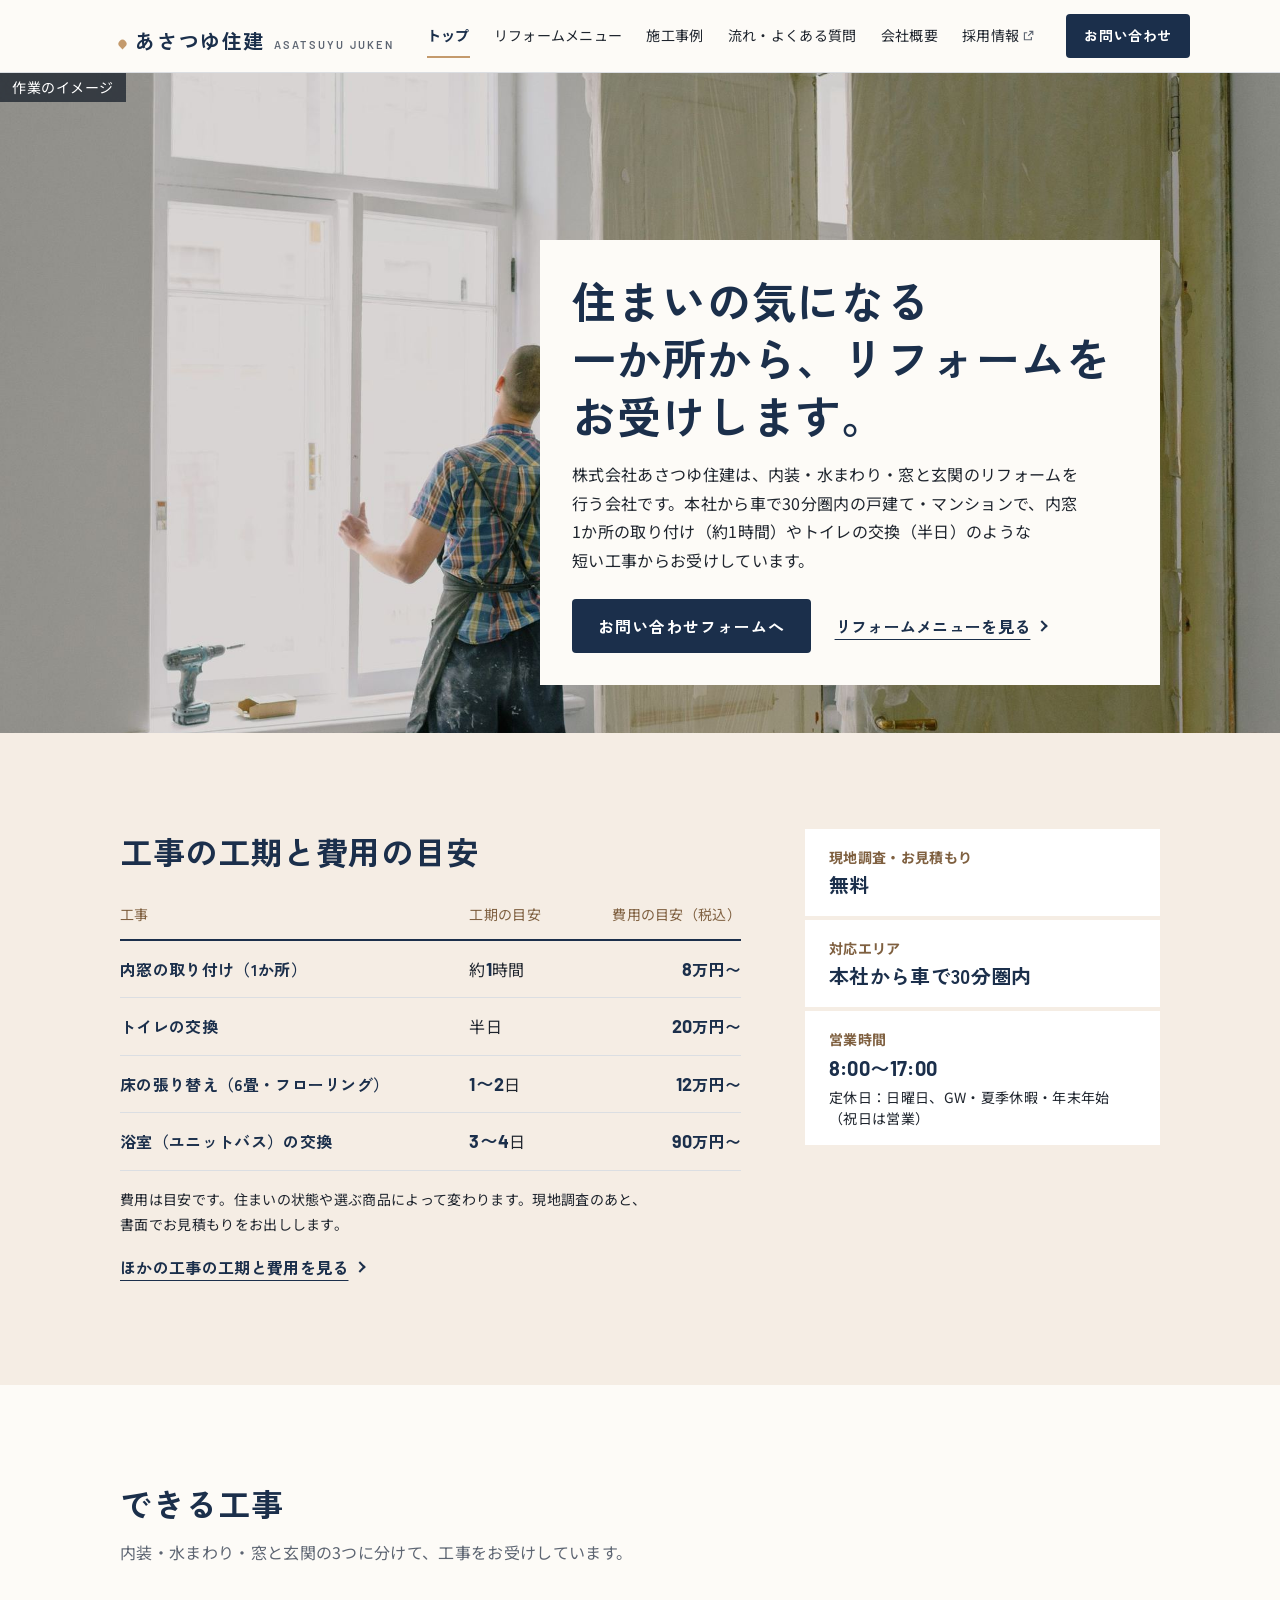
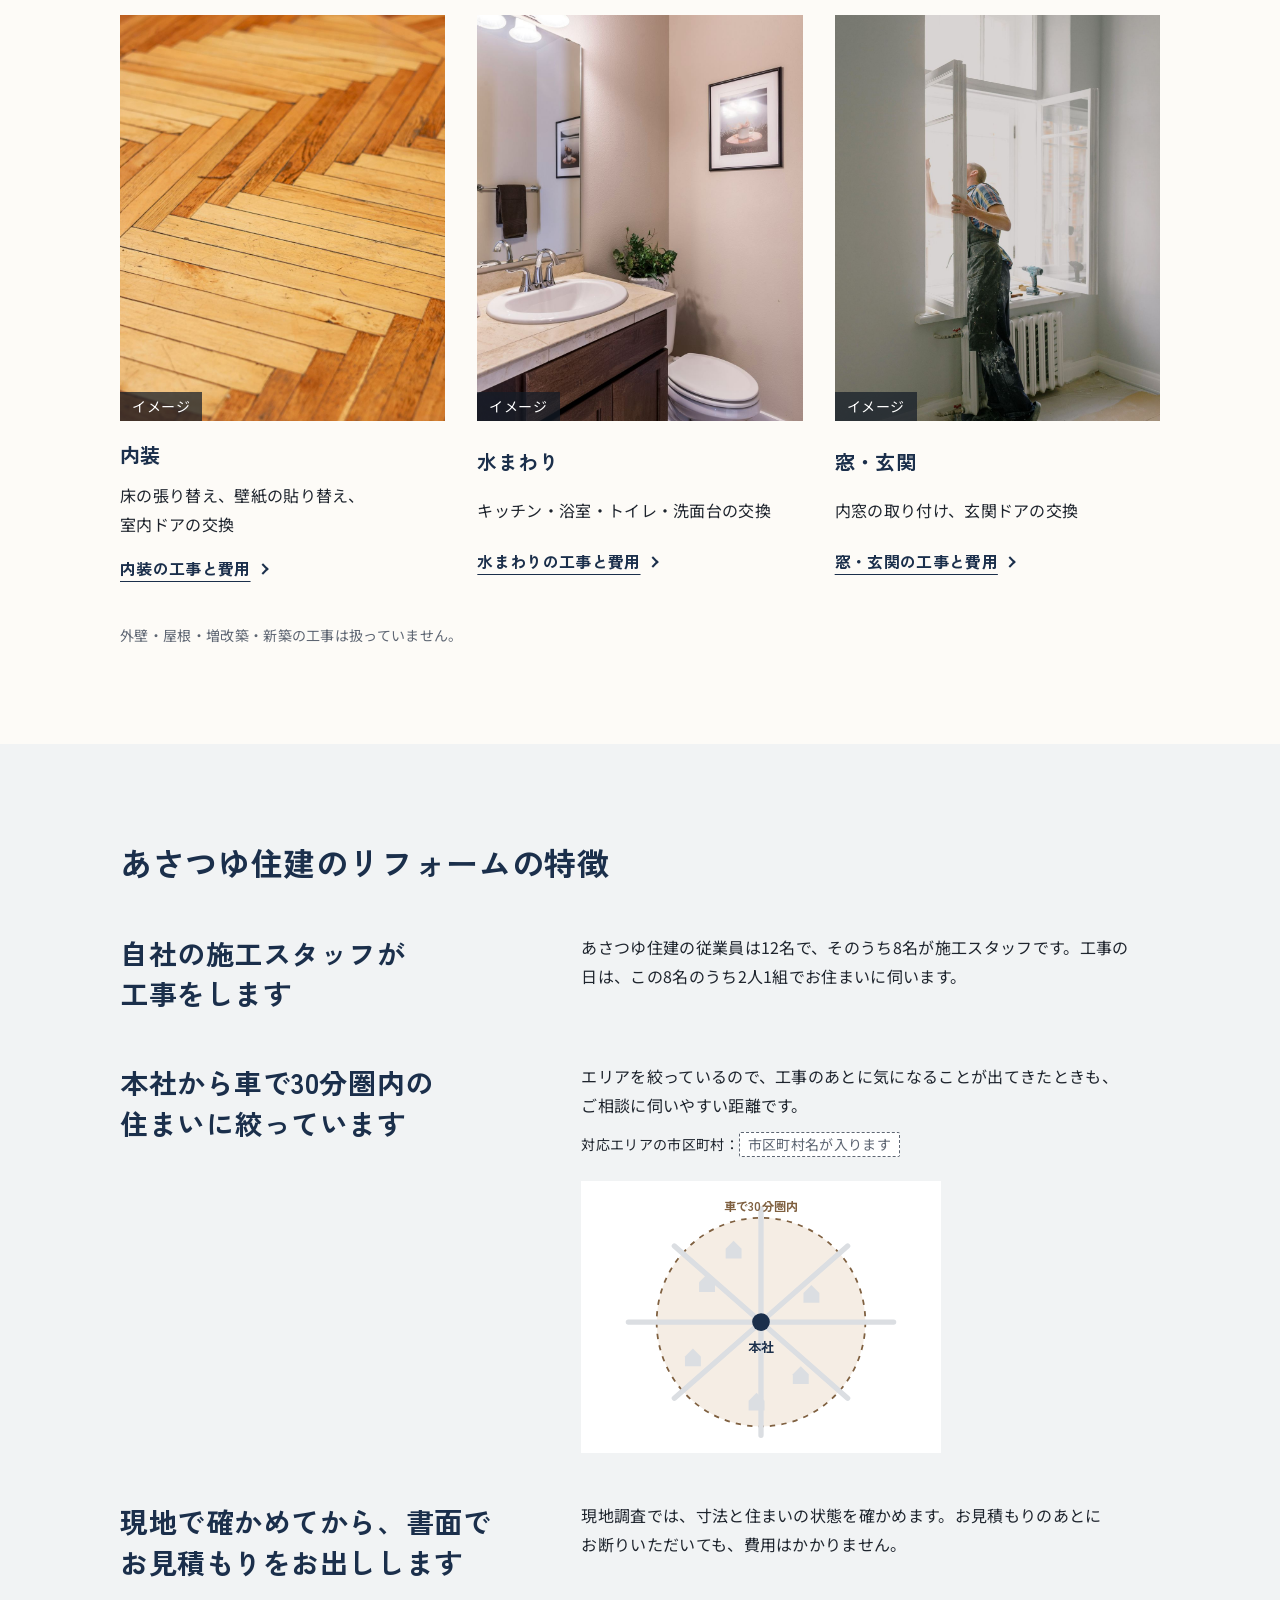
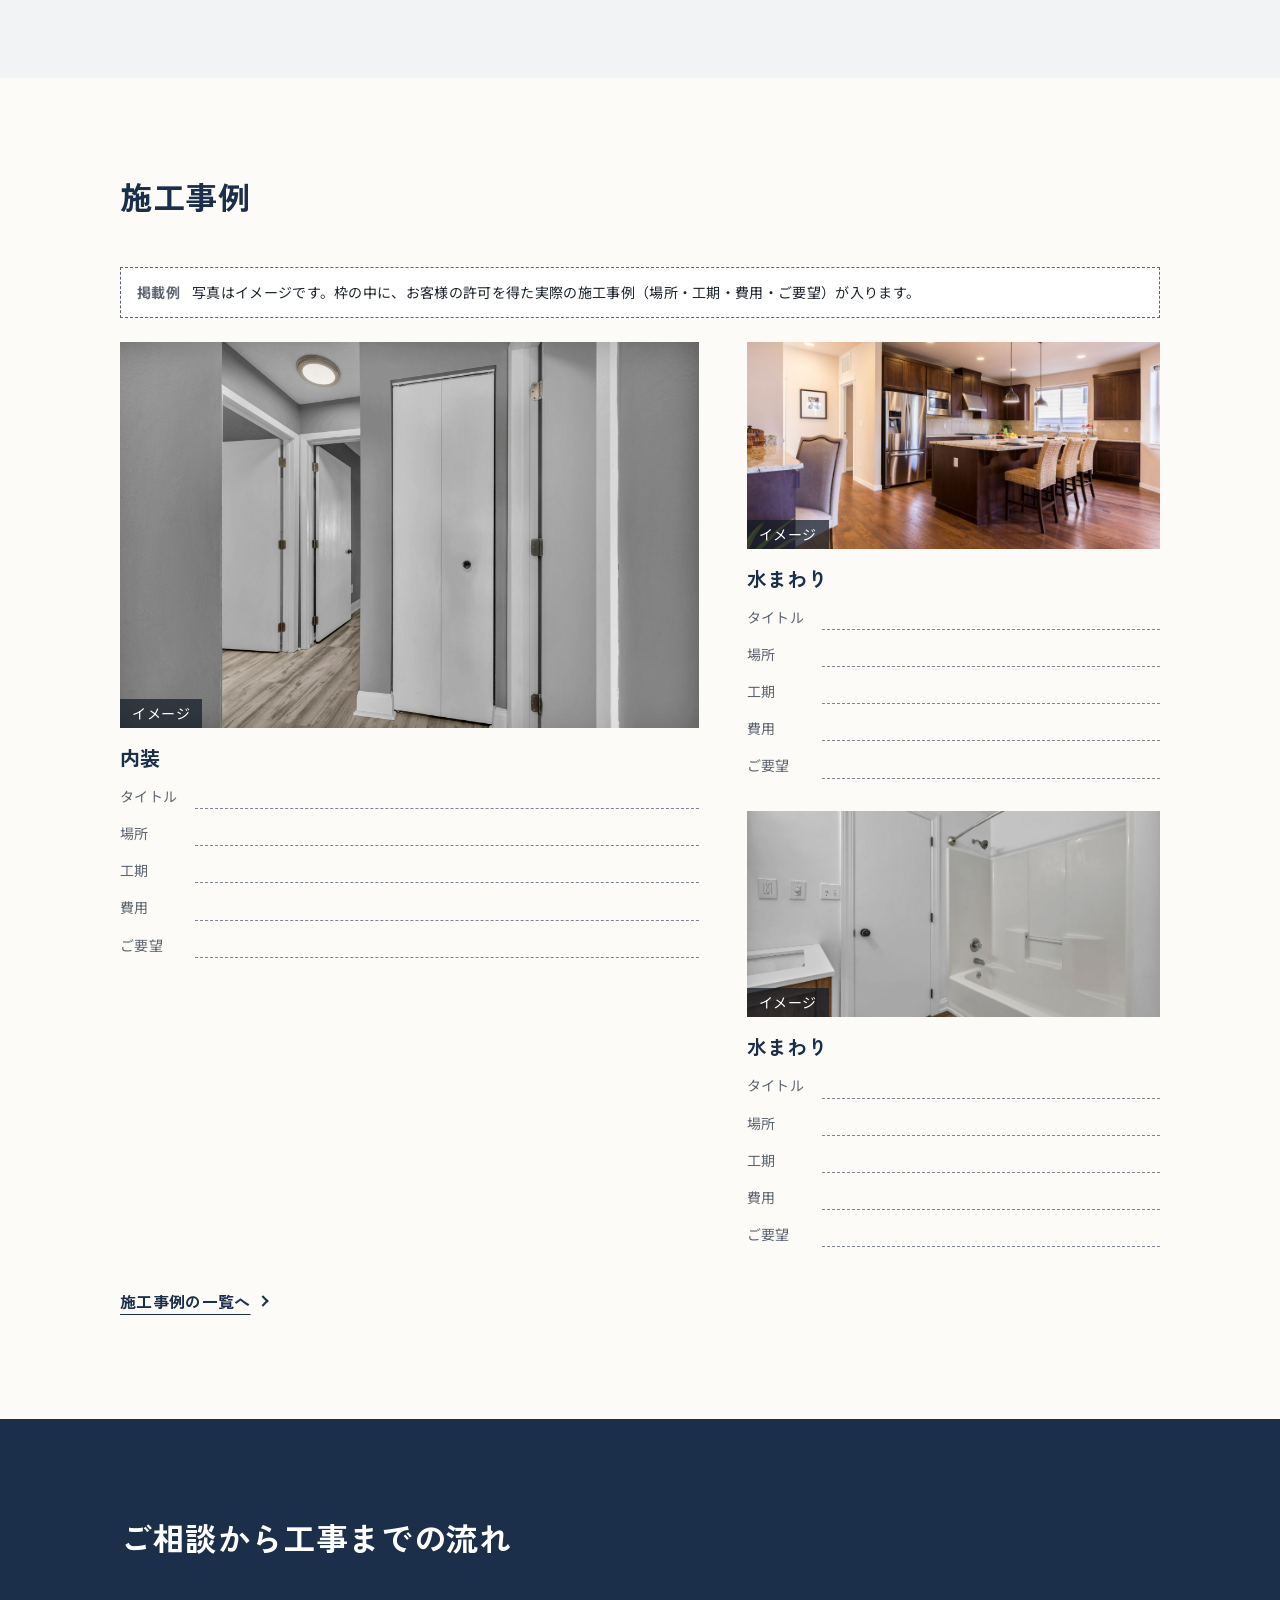
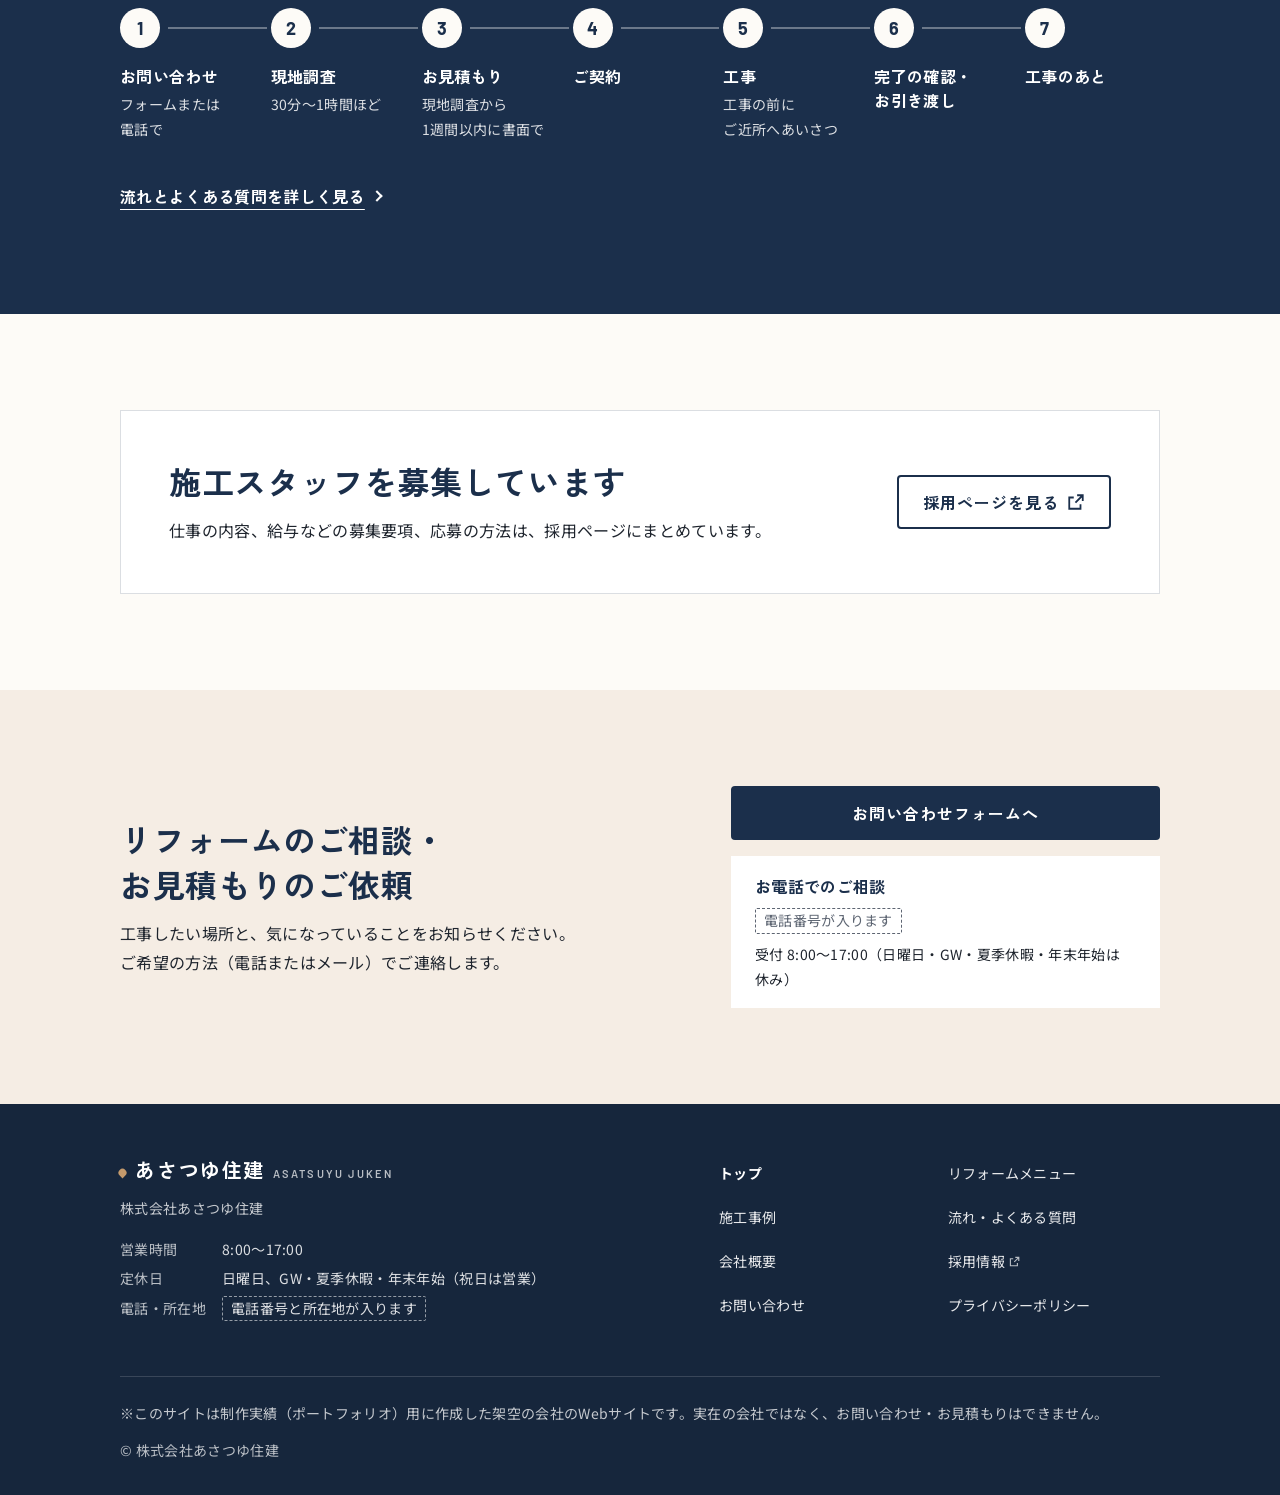
<file: index.html>
<!DOCTYPE html>
<html lang="ja">
<head>
<meta charset="UTF-8">
<meta name="viewport" content="width=device-width, initial-scale=1">
<meta name="robots" content="noindex">
<title>株式会社あさつゆ住建｜内装・水まわり・窓と玄関のリフォーム</title>
<meta name="description" content="株式会社あさつゆ住建は、内装・水まわり・窓と玄関のリフォームを行う会社です。本社から車で30分圏内の戸建て・マンションで、自社の施工スタッフが工事をします。">
<link rel="preconnect" href="https://fonts.googleapis.com">
<link rel="preconnect" href="https://fonts.gstatic.com" crossorigin>
<link href="https://fonts.googleapis.com/css2?family=Barlow:wght@600;700&family=Noto+Sans+JP:wght@400;700&family=Zen+Kaku+Gothic+New:wght@700&display=swap" rel="stylesheet">
<link rel="stylesheet" href="style.css">
<script src="script.js" defer></script>
</head>
<body>
<a class="skip" href="#main">本文へ移動</a>

<!-- ===================== ヘッダー（全ページ共通） ===================== -->
<header class="header">
  <div class="header__inner">
    <a class="logo" href="index.html" aria-label="株式会社あさつゆ住建 トップページへ">
      <span class="logo__ja">あさつゆ住建</span><span class="logo__en">ASATSUYU JUKEN</span>
    </a>
    <nav class="gnav" id="gnav" aria-label="メインメニュー">
      <ul class="gnav__list">
        <li><a href="index.html" aria-current="page">トップ</a></li>
        <li><a href="service.html">リフォームメニュー</a></li>
        <li><a href="works.html">施工事例</a></li>
        <li><a href="flow.html">流れ・よくある質問</a></li>
        <li><a href="company.html">会社概要</a></li>
        <li><a href="https://tmy-adc329.github.io/asatsuyu-lp/">採用情報<span class="sr-only">（採用ページへ移動します）</span><svg class="gnav__ext" viewBox="0 0 16 16" aria-hidden="true"><path d="M9 2h5v5M14 2L7.5 8.5M12 10v4H2V4h4" fill="none" stroke="currentColor" stroke-width="1.6"/></svg></a></li>
      </ul>
    </nav>
    <a class="btn btn--navy header__cta" href="contact.html">お問い合わせ</a>
    <button class="menu-btn" type="button" aria-expanded="false" aria-controls="gnav"><span class="menu-btn__bar"></span><span class="sr-only">メニューを開く</span></button>
  </div>
</header>

<main id="main">

  <!-- ===================== ヒーロー（主役：窓を取り付ける写真） ===================== -->
  <section class="hero" aria-labelledby="hero-title">
    <figure class="photo hero__photo">
      <img src="images/01_hero_window-install.jpg" alt="窓を取り付ける作業のイメージ" width="1920" height="1282" fetchpriority="high">
      <figcaption class="photo-cap">作業のイメージ</figcaption>
    </figure>
    <div class="wrap hero__wrap">
      <div class="hero__card">
        <h1 id="hero-title">住まいの気になる<wbr>一か所から、<wbr>リフォームを<wbr>お受けします。</h1>
        <p class="hero__lead">株式会社あさつゆ住建は、内装・水まわり・窓と玄関のリフォームを行う会社です。本社から車で30分圏内の戸建て・マンションで、内窓1か所の取り付け<span class="nowrap">（約1時間）</span>やトイレの交換<span class="nowrap">（半日）</span>のような短い工事からお受けしています。</p>
        <div class="hero__cta">
          <a class="btn btn--navy" href="contact.html">お問い合わせフォームへ</a>
          <a class="more" href="service.html">リフォームメニューを見る</a>
        </div>
      </div>
    </div>
  </section>

  <!-- ===================== 工期と費用の目安（早い位置に置く情報。数字は brief.md のメニュー表と同じ） ===================== -->
  <section class="sec quick" aria-labelledby="quick-title">
    <div class="wrap quick__inner">
      <div>
        <h2 id="quick-title">工事の工期と<wbr>費用の目安</h2>
        <table class="price">
          <caption class="sr-only">おもな工事の工期と費用の目安（税込）</caption>
          <thead>
            <tr><th scope="col">工事</th><th scope="col">工期の目安</th><th scope="col">費用の目安（税込）</th></tr>
          </thead>
          <tbody>
            <tr><th scope="row">内窓の取り付け（1か所）</th><td data-label="工期の目安">約<span class="num">1</span>時間</td><td data-label="費用の目安（税込）"><span class="num">8</span><span class="yen">万円〜</span></td></tr>
            <tr><th scope="row">トイレの交換</th><td data-label="工期の目安">半日</td><td data-label="費用の目安（税込）"><span class="num">20</span><span class="yen">万円〜</span></td></tr>
            <tr><th scope="row">床の張り替え（6畳・フローリング）</th><td data-label="工期の目安"><span class="num">1〜2</span>日</td><td data-label="費用の目安（税込）"><span class="num">12</span><span class="yen">万円〜</span></td></tr>
            <tr><th scope="row">浴室（ユニットバス）の交換</th><td data-label="工期の目安"><span class="num">3〜4</span>日</td><td data-label="費用の目安（税込）"><span class="num">90</span><span class="yen">万円〜</span></td></tr>
          </tbody>
        </table>
        <p class="quick__note">費用は目安です。住まいの状態や選ぶ商品によって変わります。現地調査のあと、書面でお見積もりをお出しします。</p>
        <a class="more" href="service.html">ほかの工事の工期と費用を見る</a>
      </div>
      <dl class="quick__info">
        <div><dt>現地調査・お見積もり</dt><dd>無料</dd></div>
        <div><dt>対応エリア</dt><dd>本社から車で30分圏内</dd></div>
        <div><dt>営業時間</dt><dd><span class="num">8:00〜17:00</span><small>定休日：日曜日、GW・夏季休暇・年末年始（祝日は営業）</small></dd></div>
      </dl>
    </div>
  </section>

  <!-- ===================== できる工事 ===================== -->
  <section class="sec" aria-labelledby="cats-title">
    <div class="wrap">
      <div class="sec-head">
        <h2 id="cats-title">できる工事</h2>
        <p class="sec-head__lead">内装・水まわり・窓と玄関の3つに分けて、工事をお受けしています。</p>
      </div>
      <ul class="cats">
        <li class="cat">
          <figure class="photo cat__photo">
            <img src="images/11_bg_wood-floor.jpg" alt="木の床のイメージ" width="1920" height="1280" loading="lazy">
            <figcaption class="photo-cap">イメージ</figcaption>
          </figure>
          <h3>内装</h3>
          <p class="cat__items">床の張り替え、壁紙の貼り替え、室内ドアの交換</p>
          <a class="more" href="service.html#interior">内装の工事と費用</a>
        </li>
        <li class="cat">
          <figure class="photo cat__photo">
            <img src="images/12_water_powder-room.jpg" alt="洗面台とトイレのイメージ" width="1920" height="1280" loading="lazy">
            <figcaption class="photo-cap">イメージ</figcaption>
          </figure>
          <h3>水まわり</h3>
          <p class="cat__items">キッチン・浴室・トイレ・洗面台の交換</p>
          <a class="more" href="service.html#water">水まわりの工事と費用</a>
        </li>
        <li class="cat">
          <figure class="photo cat__photo">
            <img src="images/02_work_window-side.jpg" alt="窓を取り付ける作業のイメージ" width="1282" height="1920" loading="lazy">
            <figcaption class="photo-cap">イメージ</figcaption>
          </figure>
          <h3>窓・玄関</h3>
          <p class="cat__items">内窓の取り付け、玄関ドアの交換</p>
          <a class="more" href="service.html#window">窓・玄関の工事と費用</a>
        </li>
      </ul>
      <p class="cats-note">外壁・屋根・増改築・新築の工事は扱っていません。</p>
    </div>
  </section>

  <!-- ===================== 特徴（大きな見出しと一言） ===================== -->
  <section class="sec sec--soft" aria-labelledby="feats-title">
    <div class="wrap">
      <div class="sec-head">
        <h2 id="feats-title">あさつゆ住建の<wbr>リフォームの特徴</h2>
      </div>
      <div class="feats">
        <article class="feat">
          <h3>自社の施工スタッフが<wbr>工事をします</h3>
          <div class="feat__body">
            <p>あさつゆ住建の従業員は12名で、そのうち8名が施工スタッフです。工事の日は、この8名のうち2人1組でお住まいに伺います。</p>
          </div>
        </article>
        <article class="feat">
          <h3>本社から車で30分圏内の<wbr>住まいに絞っています</h3>
          <div class="feat__body">
            <p>エリアを絞っているので、工事のあとに気になることが出てきたときも、ご相談に伺いやすい距離です。</p>
            <p class="feat__area">対応エリアの市区町村：<!-- CLIENT: 対応エリアの市区町村 --><span class="ph">市区町村名が入ります</span></p>
            <div class="area-map">
              <svg viewBox="0 0 380 280" role="img" aria-label="本社を中心に、車で30分圏内を対応エリアにしていることを示す図">
                <defs>
                  <path id="house" d="M0 9 9 0l9 9v11H0z"/>
                </defs>
                <circle cx="190" cy="146" r="118" style="fill:var(--wood-bg);stroke:var(--wood-deep);stroke-width:2;stroke-dasharray:6 7"/>
                <path d="M40 146h300M190 18v256M92 60l196 172M288 60 92 232" style="fill:none;stroke:var(--brand-line);stroke-width:6;stroke-linecap:round"/>
                <g style="fill:var(--brand-line)">
                  <use href="#house" x="120" y="92"/>
                  <use href="#house" x="238" y="104"/>
                  <use href="#house" x="104" y="176"/>
                  <use href="#house" x="226" y="196"/>
                  <use href="#house" x="176" y="226"/>
                  <use href="#house" x="150" y="54"/>
                </g>
                <circle cx="190" cy="146" r="10" style="fill:var(--brand)"/>
                <text x="190" y="180" text-anchor="middle" style="font:700 15px var(--font-head);fill:var(--brand)">本社</text>
                <text x="190" y="20" text-anchor="middle" style="font:700 14px var(--font-head);fill:var(--wood-deep)">車で30分圏内</text>
              </svg>
            </div>
          </div>
        </article>
        <article class="feat">
          <h3>現地で確かめてから、<wbr>書面でお見積もりを<wbr>お出しします</h3>
          <div class="feat__body">
            <p>現地調査では、寸法と住まいの状態を確かめます。お見積もりのあとにお断りいただいても、費用はかかりません。</p>
          </div>
        </article>
      </div>
    </div>
  </section>

  <!-- ===================== 施工事例（3件） ===================== -->
  <section class="sec" aria-labelledby="pickup-title">
    <div class="wrap">
      <div class="sec-head">
        <h2 id="pickup-title">施工事例</h2>
      </div>
      <p class="sample-note"><span class="sample-note__tag">掲載例</span>写真はイメージです。枠の中に、お客様の許可を得た実際の施工事例（場所・工期・費用・ご要望）が入ります。</p>
      <div class="pickup">
        <!-- CLIENT: 施工事例（写真はお客様の許可を得た実際の現場のもの） -->
        <article class="case" data-cat="interior">
          <figure class="photo case__photo">
            <img src="images/08_finish_hallway.jpg" alt="室内ドアが並ぶ廊下のイメージ" width="1920" height="1280" loading="lazy">
            <figcaption class="photo-cap">イメージ</figcaption>
          </figure>
          <div class="case__body">
            <h3 class="case__cat">内装</h3>
            <dl class="case__data">
              <div><dt>タイトル</dt><dd class="blank"><span class="sr-only">掲載例</span></dd></div>
              <div><dt>場所</dt><dd class="blank"><span class="sr-only">掲載例</span></dd></div>
              <div><dt>工期</dt><dd class="blank"><span class="sr-only">掲載例</span></dd></div>
              <div><dt>費用</dt><dd class="blank"><span class="sr-only">掲載例</span></dd></div>
              <div><dt>ご要望</dt><dd class="blank"><span class="sr-only">掲載例</span></dd></div>
            </dl>
          </div>
        </article>
        <!-- CLIENT: 施工事例（写真はお客様の許可を得た実際の現場のもの） -->
        <article class="case" data-cat="water">
          <figure class="photo case__photo">
            <img src="images/07_finish_kitchen.jpg" alt="木の床と濃い茶色の戸棚があるキッチンのイメージ" width="1920" height="1280" loading="lazy">
            <figcaption class="photo-cap">イメージ</figcaption>
          </figure>
          <div class="case__body">
            <h3 class="case__cat">水まわり</h3>
            <dl class="case__data">
              <div><dt>タイトル</dt><dd class="blank"><span class="sr-only">掲載例</span></dd></div>
              <div><dt>場所</dt><dd class="blank"><span class="sr-only">掲載例</span></dd></div>
              <div><dt>工期</dt><dd class="blank"><span class="sr-only">掲載例</span></dd></div>
              <div><dt>費用</dt><dd class="blank"><span class="sr-only">掲載例</span></dd></div>
              <div><dt>ご要望</dt><dd class="blank"><span class="sr-only">掲載例</span></dd></div>
            </dl>
          </div>
        </article>
        <!-- CLIENT: 施工事例（写真はお客様の許可を得た実際の現場のもの） -->
        <article class="case" data-cat="water">
          <figure class="photo case__photo">
            <img src="images/13_water_bathroom.jpg" alt="浴槽と洗面台がある浴室のイメージ" width="1920" height="1282" loading="lazy">
            <figcaption class="photo-cap">イメージ</figcaption>
          </figure>
          <div class="case__body">
            <h3 class="case__cat">水まわり</h3>
            <dl class="case__data">
              <div><dt>タイトル</dt><dd class="blank"><span class="sr-only">掲載例</span></dd></div>
              <div><dt>場所</dt><dd class="blank"><span class="sr-only">掲載例</span></dd></div>
              <div><dt>工期</dt><dd class="blank"><span class="sr-only">掲載例</span></dd></div>
              <div><dt>費用</dt><dd class="blank"><span class="sr-only">掲載例</span></dd></div>
              <div><dt>ご要望</dt><dd class="blank"><span class="sr-only">掲載例</span></dd></div>
            </dl>
          </div>
        </article>
      </div>
      <p class="sec-foot"><a class="more" href="works.html">施工事例の一覧へ</a></p>
    </div>
  </section>

  <!-- ===================== 流れ（番号つきの順路） ===================== -->
  <section class="sec sec--navy" aria-labelledby="flow-title">
    <div class="wrap">
      <div class="sec-head">
        <h2 id="flow-title">ご相談から<wbr>工事までの流れ</h2>
      </div>
      <ol class="route">
        <li><b>お問い合わせ</b><span>フォームまたは電話で</span></li>
        <li><b>現地調査</b><span>30分〜1時間ほど</span></li>
        <li><b>お見積もり</b><span>現地調査から1週間以内に書面で</span></li>
        <li><b>ご契約</b></li>
        <li><b>工事</b><span>工事の前にご近所へあいさつ</span></li>
        <li><b>完了の確認・<wbr>お引き渡し</b></li>
        <li><b>工事のあと</b></li>
      </ol>
      <p class="sec-foot"><a class="more" href="flow.html">流れとよくある質問を詳しく見る</a></p>
    </div>
  </section>

  <!-- ===================== 採用情報への案内 ===================== -->
  <section class="sec" aria-labelledby="recruit-title">
    <div class="wrap">
      <div class="recruit">
        <div class="recruit__text">
          <h2 id="recruit-title">施工スタッフを<wbr>募集しています</h2>
          <p>仕事の内容、給与などの募集要項、応募の方法は、採用ページにまとめています。</p>
        </div>
        <a class="btn btn--outline" href="https://tmy-adc329.github.io/asatsuyu-lp/">採用ページを見る<svg viewBox="0 0 16 16" aria-hidden="true"><path d="M9 2h5v5M14 2L7.5 8.5M12 10v4H2V4h4" fill="none" stroke="currentColor" stroke-width="1.6"/></svg></a>
      </div>
    </div>
  </section>

  <!-- ===================== お問い合わせの案内（共通） ===================== -->
  <section class="sec cta" aria-labelledby="cta-title">
    <div class="wrap cta__inner">
      <div>
        <h2 id="cta-title">リフォームのご相談・<wbr>お見積もりのご依頼</h2>
        <p class="cta__lead">工事したい場所と、気になっていることをお知らせください。ご希望の方法（電話またはメール）でご連絡します。</p>
      </div>
      <div class="cta__actions">
        <a class="btn btn--navy" href="contact.html">お問い合わせフォームへ</a>
        <div class="tel">
          <p class="tel__label">お電話でのご相談</p>
          <p class="tel__num"><!-- CLIENT: 電話番号 --><span class="ph">電話番号が入ります</span></p>
          <p class="tel__hours">受付 8:00〜17:00（日曜日・GW・夏季休暇・年末年始は休み）</p>
        </div>
      </div>
    </div>
  </section>
</main>

<!-- ===================== フッター（全ページ共通） ===================== -->
<footer class="footer">
  <div class="wrap footer__inner">
    <div>
      <a class="logo" href="index.html" aria-label="株式会社あさつゆ住建 トップページへ"><span class="logo__ja">あさつゆ住建</span><span class="logo__en">ASATSUYU JUKEN</span></a>
      <p class="footer__name">株式会社あさつゆ住建</p>
      <dl class="footer__info">
        <dt>営業時間</dt><dd>8:00〜17:00</dd>
        <dt>定休日</dt><dd>日曜日、GW・夏季休暇・年末年始（祝日は営業）</dd>
        <dt>電話・所在地</dt><dd><!-- CLIENT: 電話番号 --><!-- CLIENT: 所在地 --><span class="ph">電話番号と所在地が入ります</span></dd>
      </dl>
    </div>
    <nav class="footer__nav" aria-label="サイト内のページ">
      <ul>
        <li><a href="index.html" aria-current="page">トップ</a></li>
        <li><a href="service.html">リフォームメニュー</a></li>
        <li><a href="works.html">施工事例</a></li>
        <li><a href="flow.html">流れ・よくある質問</a></li>
        <li><a href="company.html">会社概要</a></li>
        <li><a href="https://tmy-adc329.github.io/asatsuyu-lp/">採用情報<span class="sr-only">（採用ページへ移動します）</span><svg class="gnav__ext" viewBox="0 0 16 16" aria-hidden="true"><path d="M9 2h5v5M14 2L7.5 8.5M12 10v4H2V4h4" fill="none" stroke="currentColor" stroke-width="1.6"/></svg></a></li>
        <li><a href="contact.html">お問い合わせ</a></li>
        <li><a href="privacy.html">プライバシーポリシー</a></li>
      </ul>
    </nav>
    <div class="footer__bottom">
      <p class="footer__disclaimer">※このサイトは制作実績（ポートフォリオ）用に作成した架空の会社のWebサイトです。実在の会社ではなく、お問い合わせ・お見積もりはできません。</p>
      <small>&copy; 株式会社あさつゆ住建</small>
    </div>
  </div>
</footer>

</body>
</html>
</file>
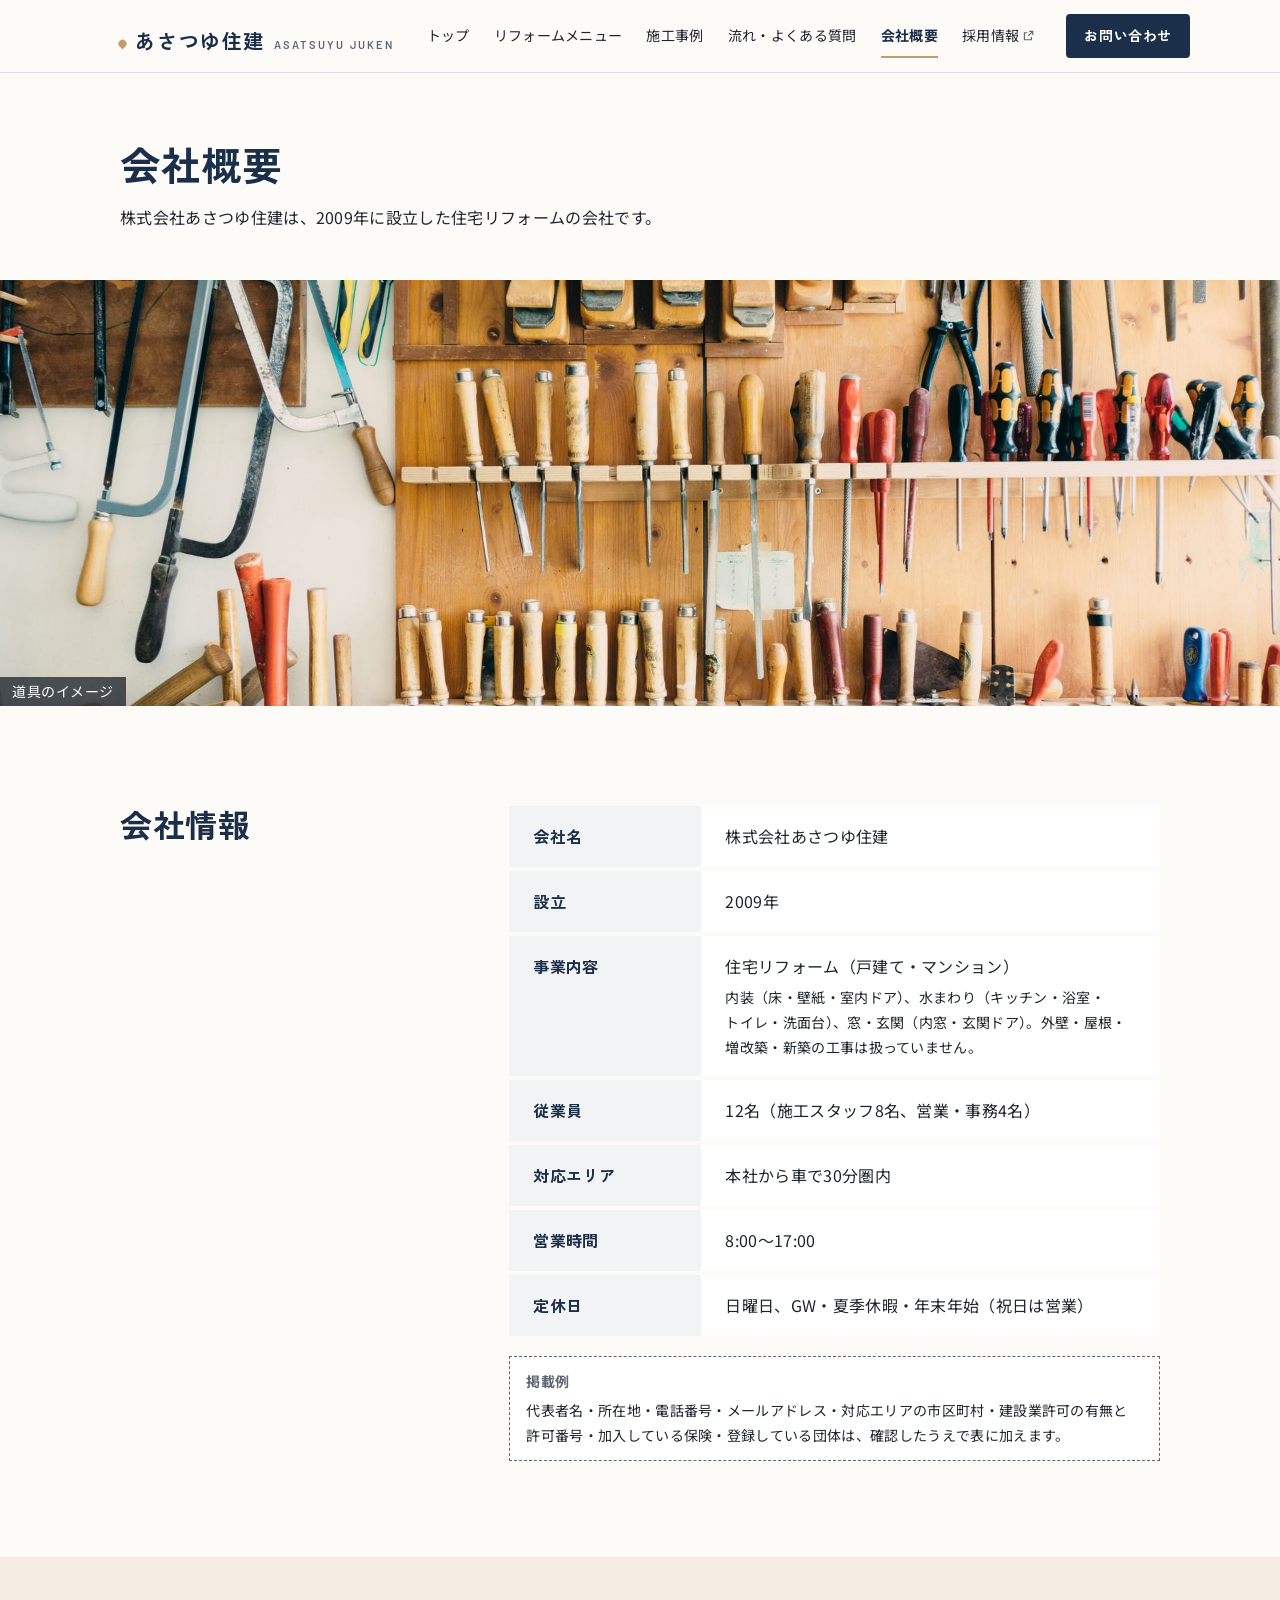
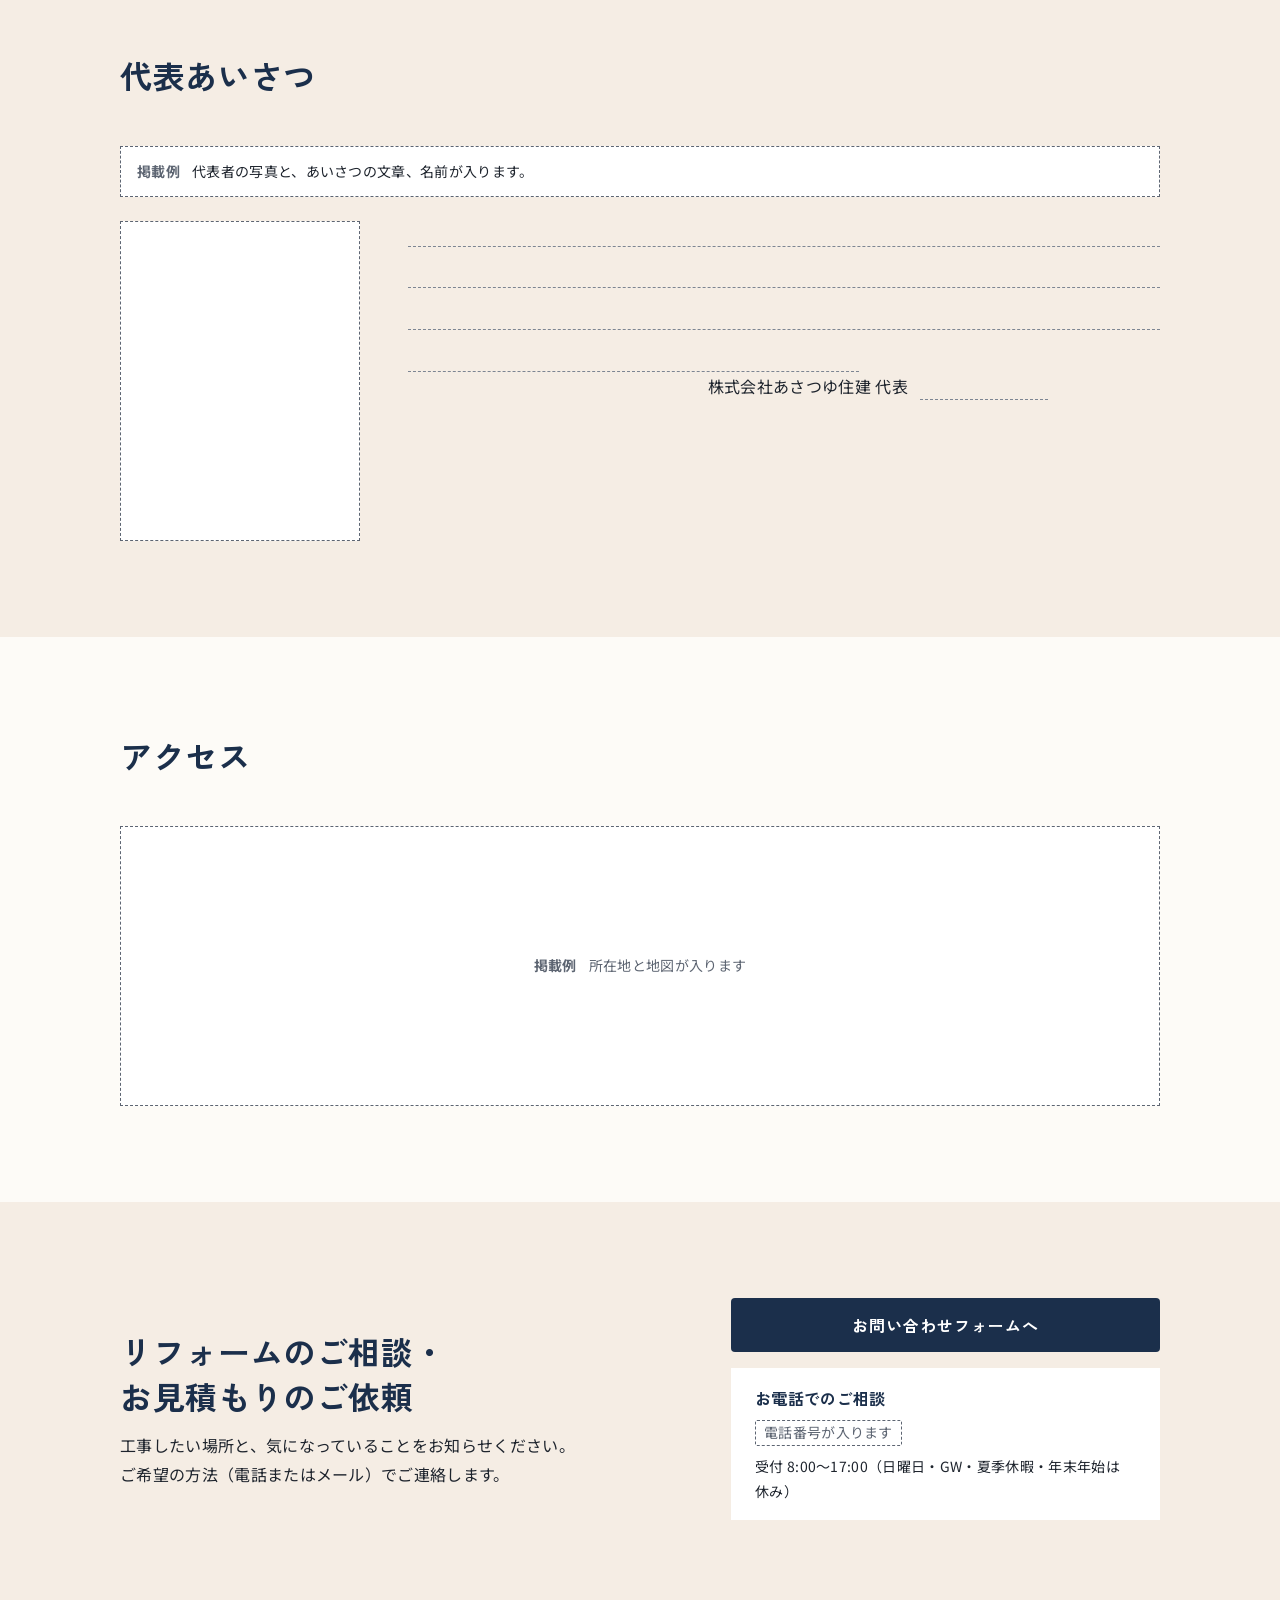
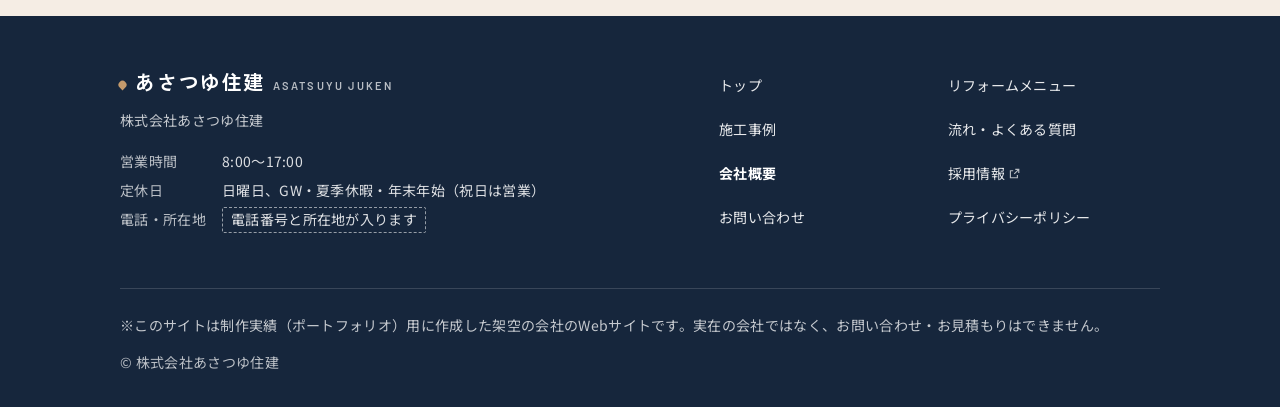
<file: company.html>
<!DOCTYPE html>
<html lang="ja">
<head>
<meta charset="UTF-8">
<meta name="viewport" content="width=device-width, initial-scale=1">
<meta name="robots" content="noindex">
<title>会社概要｜株式会社あさつゆ住建</title>
<meta name="description" content="株式会社あさつゆ住建の会社情報、代表あいさつ、アクセスです。">
<link rel="preconnect" href="https://fonts.googleapis.com">
<link rel="preconnect" href="https://fonts.gstatic.com" crossorigin>
<link href="https://fonts.googleapis.com/css2?family=Barlow:wght@600;700&family=Noto+Sans+JP:wght@400;700&family=Zen+Kaku+Gothic+New:wght@700&display=swap" rel="stylesheet">
<link rel="stylesheet" href="style.css">
<script src="script.js" defer></script>
</head>
<body>
<a class="skip" href="#main">本文へ移動</a>

<!-- ===================== ヘッダー（全ページ共通） ===================== -->
<header class="header">
  <div class="header__inner">
    <a class="logo" href="index.html" aria-label="株式会社あさつゆ住建 トップページへ">
      <span class="logo__ja">あさつゆ住建</span><span class="logo__en">ASATSUYU JUKEN</span>
    </a>
    <nav class="gnav" id="gnav" aria-label="メインメニュー">
      <ul class="gnav__list">
        <li><a href="index.html">トップ</a></li>
        <li><a href="service.html">リフォームメニュー</a></li>
        <li><a href="works.html">施工事例</a></li>
        <li><a href="flow.html">流れ・よくある質問</a></li>
        <li><a href="company.html" aria-current="page">会社概要</a></li>
        <li><a href="https://tmy-adc329.github.io/asatsuyu-lp/">採用情報<span class="sr-only">（採用ページへ移動します）</span><svg class="gnav__ext" viewBox="0 0 16 16" aria-hidden="true"><path d="M9 2h5v5M14 2L7.5 8.5M12 10v4H2V4h4" fill="none" stroke="currentColor" stroke-width="1.6"/></svg></a></li>
      </ul>
    </nav>
    <a class="btn btn--navy header__cta" href="contact.html">お問い合わせ</a>
    <button class="menu-btn" type="button" aria-expanded="false" aria-controls="gnav"><span class="menu-btn__bar"></span><span class="sr-only">メニューを開く</span></button>
  </div>
</header>

<main id="main">

  <!-- ===================== ページの見出し ===================== -->
  <div class="page-head page-head--photo">
    <div class="wrap">
      <h1>会社概要</h1>
      <p class="page-head__lead">株式会社あさつゆ住建は、2009年に設立した住宅リフォームの会社です。</p>
    </div>
    <figure class="photo page-head__photo">
      <img src="images/10_tools_rack.jpg" alt="壁の棚に並んだ大工道具のイメージ" width="1920" height="1280" fetchpriority="high">
      <figcaption class="photo-cap">道具のイメージ</figcaption>
    </figure>
  </div>

  <!-- ===================== 会社情報 ===================== -->
  <section class="sec" aria-labelledby="info-title">
    <div class="wrap info-wrap">
      <div class="sec-head">
        <h2 id="info-title">会社情報</h2>
      </div>
      <div>
        <table class="info">
          <tbody>
            <tr><th scope="row">会社名</th><td>株式会社あさつゆ住建</td></tr>
            <tr><th scope="row">設立</th><td>2009年</td></tr>
            <!-- CLIENT: 代表者名 -->
            <!-- CLIENT: 所在地 -->
            <!-- CLIENT: 電話番号 -->
            <!-- CLIENT: メールアドレス -->
            <tr><th scope="row">事業内容</th><td>住宅リフォーム（戸建て・マンション）<small>内装（床・壁紙・室内ドア）、水まわり（キッチン・浴室・トイレ・洗面台）、窓・玄関（内窓・玄関ドア）。外壁・屋根・増改築・新築の工事は扱っていません。</small></td></tr>
            <tr><th scope="row">従業員</th><td>12名（施工スタッフ8名、営業・事務4名）</td></tr>
            <!-- CLIENT: 対応エリアの市区町村 -->
            <tr><th scope="row">対応エリア</th><td>本社から車で30分圏内</td></tr>
            <tr><th scope="row">営業時間</th><td>8:00〜17:00</td></tr>
            <tr><th scope="row">定休日</th><td>日曜日、GW・夏季休暇・年末年始（祝日は営業）</td></tr>
            <!-- CLIENT: 建設業許可の有無・許可番号 -->
            <!-- CLIENT: 加入している保険（リフォーム瑕疵保険など） -->
            <!-- CLIENT: 登録している団体 -->
          </tbody>
        </table>
        <p class="sample-note"><span class="sample-note__tag">掲載例</span>代表者名・所在地・電話番号・メールアドレス・対応エリアの市区町村・建設業許可の有無と許可番号・加入している保険・登録している団体は、確認したうえで表に加えます。</p>
      </div>
    </div>
  </section>

  <!-- ===================== 代表あいさつ（レイアウトのみ） ===================== -->
  <section class="sec sec--wood" aria-labelledby="greet-title">
    <div class="wrap">
      <div class="sec-head">
        <h2 id="greet-title">代表あいさつ</h2>
      </div>
      <!-- CLIENT: 代表あいさつ（本人が書いた文章と、本人の許可を得た写真） -->
      <p class="sample-note"><span class="sample-note__tag">掲載例</span>代表者の写真と、あいさつの文章、名前が入ります。</p>
      <div class="greet" aria-hidden="true">
        <div class="ph-block greet__photo"></div>
        <div>
          <div class="greet__text">
            <span class="blank"></span>
            <span class="blank"></span>
            <span class="blank"></span>
            <span class="blank"></span>
          </div>
          <p class="greet__name">株式会社あさつゆ住建 代表<span class="blank"></span></p>
        </div>
      </div>
    </div>
  </section>

  <!-- ===================== アクセス ===================== -->
  <section class="sec" aria-labelledby="access-title">
    <div class="wrap">
      <div class="sec-head">
        <h2 id="access-title">アクセス</h2>
      </div>
      <!-- CLIENT: 地図（Googleマップの埋め込み） -->
      <!-- CLIENT: 所在地 -->
      <div class="ph-block access__map"><p><span class="sample-note__tag">掲載例</span>所在地と地図が入ります</p></div>
    </div>
  </section>

  <!-- ===================== お問い合わせの案内（共通） ===================== -->
  <section class="sec cta" aria-labelledby="cta-title">
    <div class="wrap cta__inner">
      <div>
        <h2 id="cta-title">リフォームのご相談・<wbr>お見積もりのご依頼</h2>
        <p class="cta__lead">工事したい場所と、気になっていることをお知らせください。ご希望の方法（電話またはメール）でご連絡します。</p>
      </div>
      <div class="cta__actions">
        <a class="btn btn--navy" href="contact.html">お問い合わせフォームへ</a>
        <div class="tel">
          <p class="tel__label">お電話でのご相談</p>
          <p class="tel__num"><!-- CLIENT: 電話番号 --><span class="ph">電話番号が入ります</span></p>
          <p class="tel__hours">受付 8:00〜17:00（日曜日・GW・夏季休暇・年末年始は休み）</p>
        </div>
      </div>
    </div>
  </section>
</main>

<!-- ===================== フッター（全ページ共通） ===================== -->
<footer class="footer">
  <div class="wrap footer__inner">
    <div>
      <a class="logo" href="index.html" aria-label="株式会社あさつゆ住建 トップページへ"><span class="logo__ja">あさつゆ住建</span><span class="logo__en">ASATSUYU JUKEN</span></a>
      <p class="footer__name">株式会社あさつゆ住建</p>
      <dl class="footer__info">
        <dt>営業時間</dt><dd>8:00〜17:00</dd>
        <dt>定休日</dt><dd>日曜日、GW・夏季休暇・年末年始（祝日は営業）</dd>
        <dt>電話・所在地</dt><dd><!-- CLIENT: 電話番号 --><!-- CLIENT: 所在地 --><span class="ph">電話番号と所在地が入ります</span></dd>
      </dl>
    </div>
    <nav class="footer__nav" aria-label="サイト内のページ">
      <ul>
        <li><a href="index.html">トップ</a></li>
        <li><a href="service.html">リフォームメニュー</a></li>
        <li><a href="works.html">施工事例</a></li>
        <li><a href="flow.html">流れ・よくある質問</a></li>
        <li><a href="company.html" aria-current="page">会社概要</a></li>
        <li><a href="https://tmy-adc329.github.io/asatsuyu-lp/">採用情報<span class="sr-only">（採用ページへ移動します）</span><svg class="gnav__ext" viewBox="0 0 16 16" aria-hidden="true"><path d="M9 2h5v5M14 2L7.5 8.5M12 10v4H2V4h4" fill="none" stroke="currentColor" stroke-width="1.6"/></svg></a></li>
        <li><a href="contact.html">お問い合わせ</a></li>
        <li><a href="privacy.html">プライバシーポリシー</a></li>
      </ul>
    </nav>
    <div class="footer__bottom">
      <p class="footer__disclaimer">※このサイトは制作実績（ポートフォリオ）用に作成した架空の会社のWebサイトです。実在の会社ではなく、お問い合わせ・お見積もりはできません。</p>
      <small>&copy; 株式会社あさつゆ住建</small>
    </div>
  </div>
</footer>

</body>
</html>
</file>
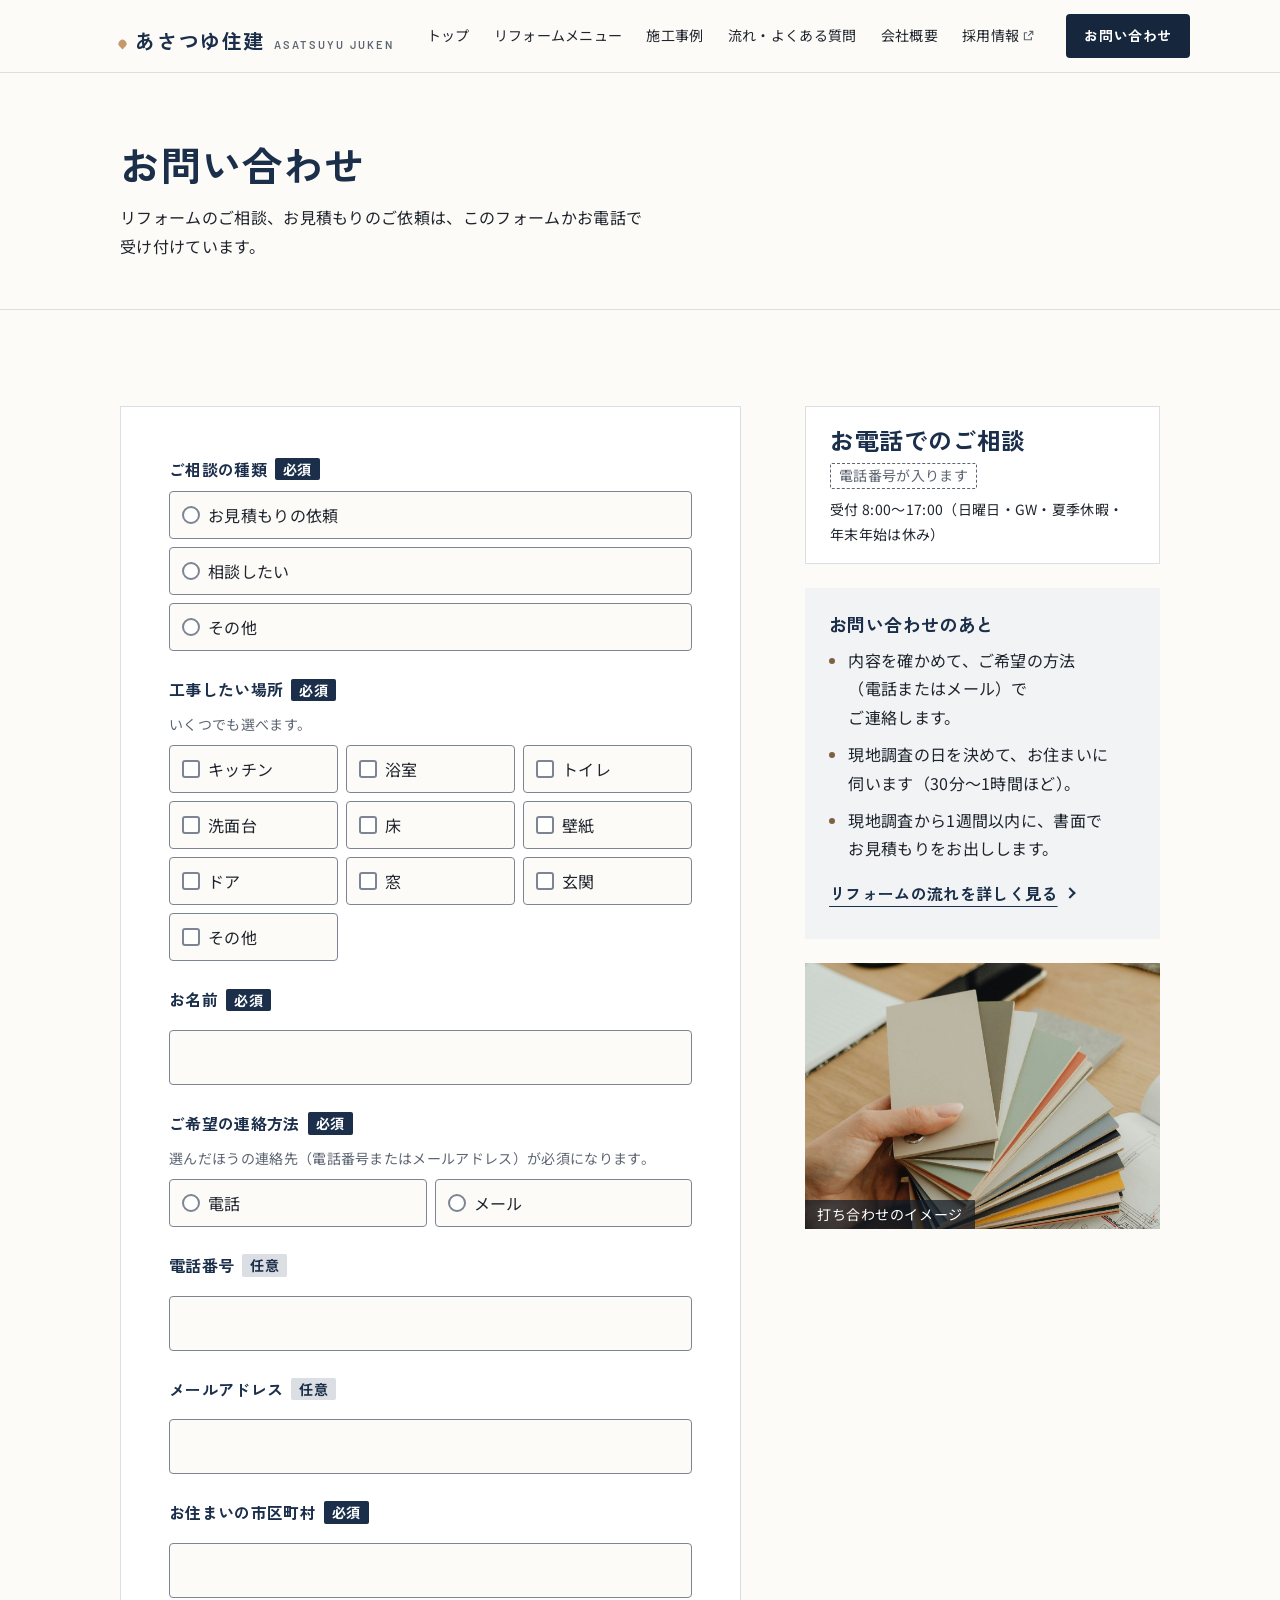
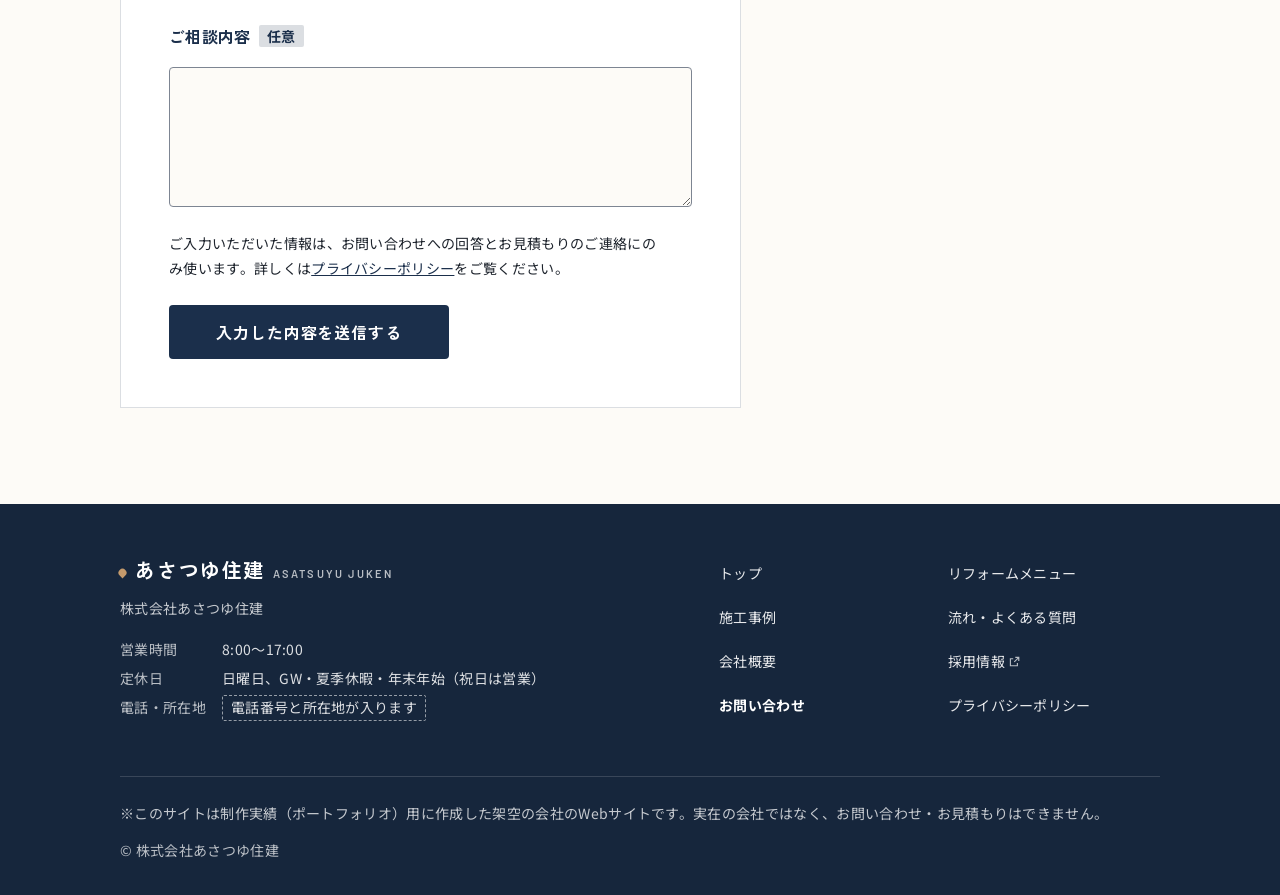
<file: contact.html>
<!DOCTYPE html>
<html lang="ja">
<head>
<meta charset="UTF-8">
<meta name="viewport" content="width=device-width, initial-scale=1">
<meta name="robots" content="noindex">
<title>お問い合わせ・お見積もり依頼｜株式会社あさつゆ住建</title>
<meta name="description" content="リフォームのご相談、お見積もりのご依頼のフォームです。お電話でも受け付けています。">
<link rel="preconnect" href="https://fonts.googleapis.com">
<link rel="preconnect" href="https://fonts.gstatic.com" crossorigin>
<link href="https://fonts.googleapis.com/css2?family=Barlow:wght@600;700&family=Noto+Sans+JP:wght@400;700&family=Zen+Kaku+Gothic+New:wght@700&display=swap" rel="stylesheet">
<link rel="stylesheet" href="style.css">
<script src="script.js" defer></script>
</head>
<body>
<a class="skip" href="#main">本文へ移動</a>

<!-- ===================== ヘッダー（全ページ共通） ===================== -->
<header class="header">
  <div class="header__inner">
    <a class="logo" href="index.html" aria-label="株式会社あさつゆ住建 トップページへ">
      <span class="logo__ja">あさつゆ住建</span><span class="logo__en">ASATSUYU JUKEN</span>
    </a>
    <nav class="gnav" id="gnav" aria-label="メインメニュー">
      <ul class="gnav__list">
        <li><a href="index.html">トップ</a></li>
        <li><a href="service.html">リフォームメニュー</a></li>
        <li><a href="works.html">施工事例</a></li>
        <li><a href="flow.html">流れ・よくある質問</a></li>
        <li><a href="company.html">会社概要</a></li>
        <li><a href="https://tmy-adc329.github.io/asatsuyu-lp/">採用情報<span class="sr-only">（採用ページへ移動します）</span><svg class="gnav__ext" viewBox="0 0 16 16" aria-hidden="true"><path d="M9 2h5v5M14 2L7.5 8.5M12 10v4H2V4h4" fill="none" stroke="currentColor" stroke-width="1.6"/></svg></a></li>
      </ul>
    </nav>
    <a class="btn btn--navy header__cta" href="contact.html" aria-current="page">お問い合わせ</a>
    <button class="menu-btn" type="button" aria-expanded="false" aria-controls="gnav"><span class="menu-btn__bar"></span><span class="sr-only">メニューを開く</span></button>
  </div>
</header>

<main id="main">

  <!-- ===================== ページの見出し ===================== -->
  <div class="page-head page-head--line">
    <div class="wrap">
      <h1>お問い合わせ</h1>
      <p class="page-head__lead">リフォームのご相談、お見積もりのご依頼は、このフォームかお電話で受け付けています。</p>
    </div>
  </div>

  <section class="sec" aria-label="お問い合わせフォームとお電話">
    <div class="wrap contact">

      <!-- ===================== フォーム ===================== -->
      <!-- 送信はダミー。SSGformなどに差し替えるときは action を設定し、form の data-demo を外す -->
      <form class="form" action="#" method="post" novalidate data-demo>

        <fieldset class="field" data-field="ご相談の種類">
          <legend>ご相談の種類<span class="req-tag">必須</span></legend>
          <div class="choices choices--1">
            <label class="choice"><input type="radio" name="ご相談の種類" value="お見積もりの依頼" required><span>お見積もりの依頼</span></label>
            <label class="choice"><input type="radio" name="ご相談の種類" value="相談したい"><span>相談したい</span></label>
            <label class="choice"><input type="radio" name="ご相談の種類" value="その他"><span>その他</span></label>
          </div>
          <p class="field__error" role="alert"></p>
        </fieldset>

        <fieldset class="field" data-field="工事したい場所[]">
          <legend>工事したい場所<span class="req-tag">必須</span></legend>
          <p class="field__hint">いくつでも選べます。</p>
          <div class="choices">
            <label class="choice"><input type="checkbox" name="工事したい場所[]" value="キッチン"><span>キッチン</span></label>
            <label class="choice"><input type="checkbox" name="工事したい場所[]" value="浴室"><span>浴室</span></label>
            <label class="choice"><input type="checkbox" name="工事したい場所[]" value="トイレ"><span>トイレ</span></label>
            <label class="choice"><input type="checkbox" name="工事したい場所[]" value="洗面台"><span>洗面台</span></label>
            <label class="choice"><input type="checkbox" name="工事したい場所[]" value="床"><span>床</span></label>
            <label class="choice"><input type="checkbox" name="工事したい場所[]" value="壁紙"><span>壁紙</span></label>
            <label class="choice"><input type="checkbox" name="工事したい場所[]" value="ドア"><span>ドア</span></label>
            <label class="choice"><input type="checkbox" name="工事したい場所[]" value="窓"><span>窓</span></label>
            <label class="choice"><input type="checkbox" name="工事したい場所[]" value="玄関"><span>玄関</span></label>
            <label class="choice"><input type="checkbox" name="工事したい場所[]" value="その他"><span>その他</span></label>
          </div>
          <p class="field__error" role="alert"></p>
        </fieldset>

        <div class="field" data-field="お名前">
          <label for="f-name">お名前<span class="req-tag">必須</span></label>
          <input type="text" id="f-name" name="お名前" autocomplete="name" required>
          <p class="field__error" role="alert"></p>
        </div>

        <fieldset class="field" data-field="ご希望の連絡方法">
          <legend>ご希望の連絡方法<span class="req-tag">必須</span></legend>
          <p class="field__hint">選んだほうの連絡先（電話番号またはメールアドレス）が必須になります。</p>
          <div class="choices choices--2">
            <label class="choice"><input type="radio" name="ご希望の連絡方法" value="電話" required><span>電話</span></label>
            <label class="choice"><input type="radio" name="ご希望の連絡方法" value="メール"><span>メール</span></label>
          </div>
          <p class="field__error" role="alert"></p>
        </fieldset>

        <div class="field" data-field="電話番号">
          <label for="f-tel">電話番号<span class="opt-tag" data-contact-tag>任意</span></label>
          <input type="tel" id="f-tel" name="電話番号" autocomplete="tel" inputmode="tel">
          <p class="field__error" role="alert"></p>
        </div>

        <div class="field" data-field="メールアドレス">
          <label for="f-email">メールアドレス<span class="opt-tag" data-contact-tag>任意</span></label>
          <input type="email" id="f-email" name="メールアドレス" autocomplete="email">
          <p class="field__error" role="alert"></p>
        </div>

        <div class="field" data-field="お住まいの市区町村">
          <label for="f-city">お住まいの市区町村<span class="req-tag">必須</span></label>
          <input type="text" id="f-city" name="お住まいの市区町村" autocomplete="address-level2" required>
          <p class="field__error" role="alert"></p>
        </div>

        <div class="field">
          <label for="f-message">ご相談内容<span class="opt-tag">任意</span></label>
          <textarea id="f-message" name="ご相談内容"></textarea>
        </div>

        <p class="form__privacy">ご入力いただいた情報は、お問い合わせへの回答とお見積もりのご連絡にのみ使います。詳しくは<a href="privacy.html">プライバシーポリシー</a>をご覧ください。</p>
        <button class="btn btn--navy" type="submit">入力した内容を送信する</button>
        <p class="form__done" tabindex="-1" role="status">デモのため実際には送信されていません。</p>
      </form>

      <!-- ===================== お電話・お問い合わせのあと ===================== -->
      <div class="contact__side">
        <div class="tel">
          <h2 class="tel__label">お電話でのご相談</h2>
          <p class="tel__num"><!-- CLIENT: 電話番号 --><span class="ph">電話番号が入ります</span></p>
          <p class="tel__hours">受付 8:00〜17:00（日曜日・GW・夏季休暇・年末年始は休み）</p>
        </div>
        <div class="after">
          <h2>お問い合わせのあと</h2>
          <ol>
            <li>内容を確かめて、ご希望の方法（電話またはメール）でご連絡します。</li>
            <li>現地調査の日を決めて、お住まいに伺います（30分〜1時間ほど）。</li>
            <li>現地調査から1週間以内に、書面でお見積もりをお出しします。</li>
          </ol>
          <a class="more" href="flow.html">リフォームの流れを詳しく見る</a>
        </div>
        <figure class="photo contact__photo">
          <img src="images/15_consult_swatches.jpg" alt="色見本と図面を手に取って選ぶイメージ" width="1280" height="1920" loading="lazy">
          <figcaption class="photo-cap">打ち合わせのイメージ</figcaption>
        </figure>
      </div>

    </div>
  </section>


</main>

<!-- ===================== フッター（全ページ共通） ===================== -->
<footer class="footer">
  <div class="wrap footer__inner">
    <div>
      <a class="logo" href="index.html" aria-label="株式会社あさつゆ住建 トップページへ"><span class="logo__ja">あさつゆ住建</span><span class="logo__en">ASATSUYU JUKEN</span></a>
      <p class="footer__name">株式会社あさつゆ住建</p>
      <dl class="footer__info">
        <dt>営業時間</dt><dd>8:00〜17:00</dd>
        <dt>定休日</dt><dd>日曜日、GW・夏季休暇・年末年始（祝日は営業）</dd>
        <dt>電話・所在地</dt><dd><!-- CLIENT: 電話番号 --><!-- CLIENT: 所在地 --><span class="ph">電話番号と所在地が入ります</span></dd>
      </dl>
    </div>
    <nav class="footer__nav" aria-label="サイト内のページ">
      <ul>
        <li><a href="index.html">トップ</a></li>
        <li><a href="service.html">リフォームメニュー</a></li>
        <li><a href="works.html">施工事例</a></li>
        <li><a href="flow.html">流れ・よくある質問</a></li>
        <li><a href="company.html">会社概要</a></li>
        <li><a href="https://tmy-adc329.github.io/asatsuyu-lp/">採用情報<span class="sr-only">（採用ページへ移動します）</span><svg class="gnav__ext" viewBox="0 0 16 16" aria-hidden="true"><path d="M9 2h5v5M14 2L7.5 8.5M12 10v4H2V4h4" fill="none" stroke="currentColor" stroke-width="1.6"/></svg></a></li>
        <li><a href="contact.html" aria-current="page">お問い合わせ</a></li>
        <li><a href="privacy.html">プライバシーポリシー</a></li>
      </ul>
    </nav>
    <div class="footer__bottom">
      <p class="footer__disclaimer">※このサイトは制作実績（ポートフォリオ）用に作成した架空の会社のWebサイトです。実在の会社ではなく、お問い合わせ・お見積もりはできません。</p>
      <small>&copy; 株式会社あさつゆ住建</small>
    </div>
  </div>
</footer>

</body>
</html>
</file>
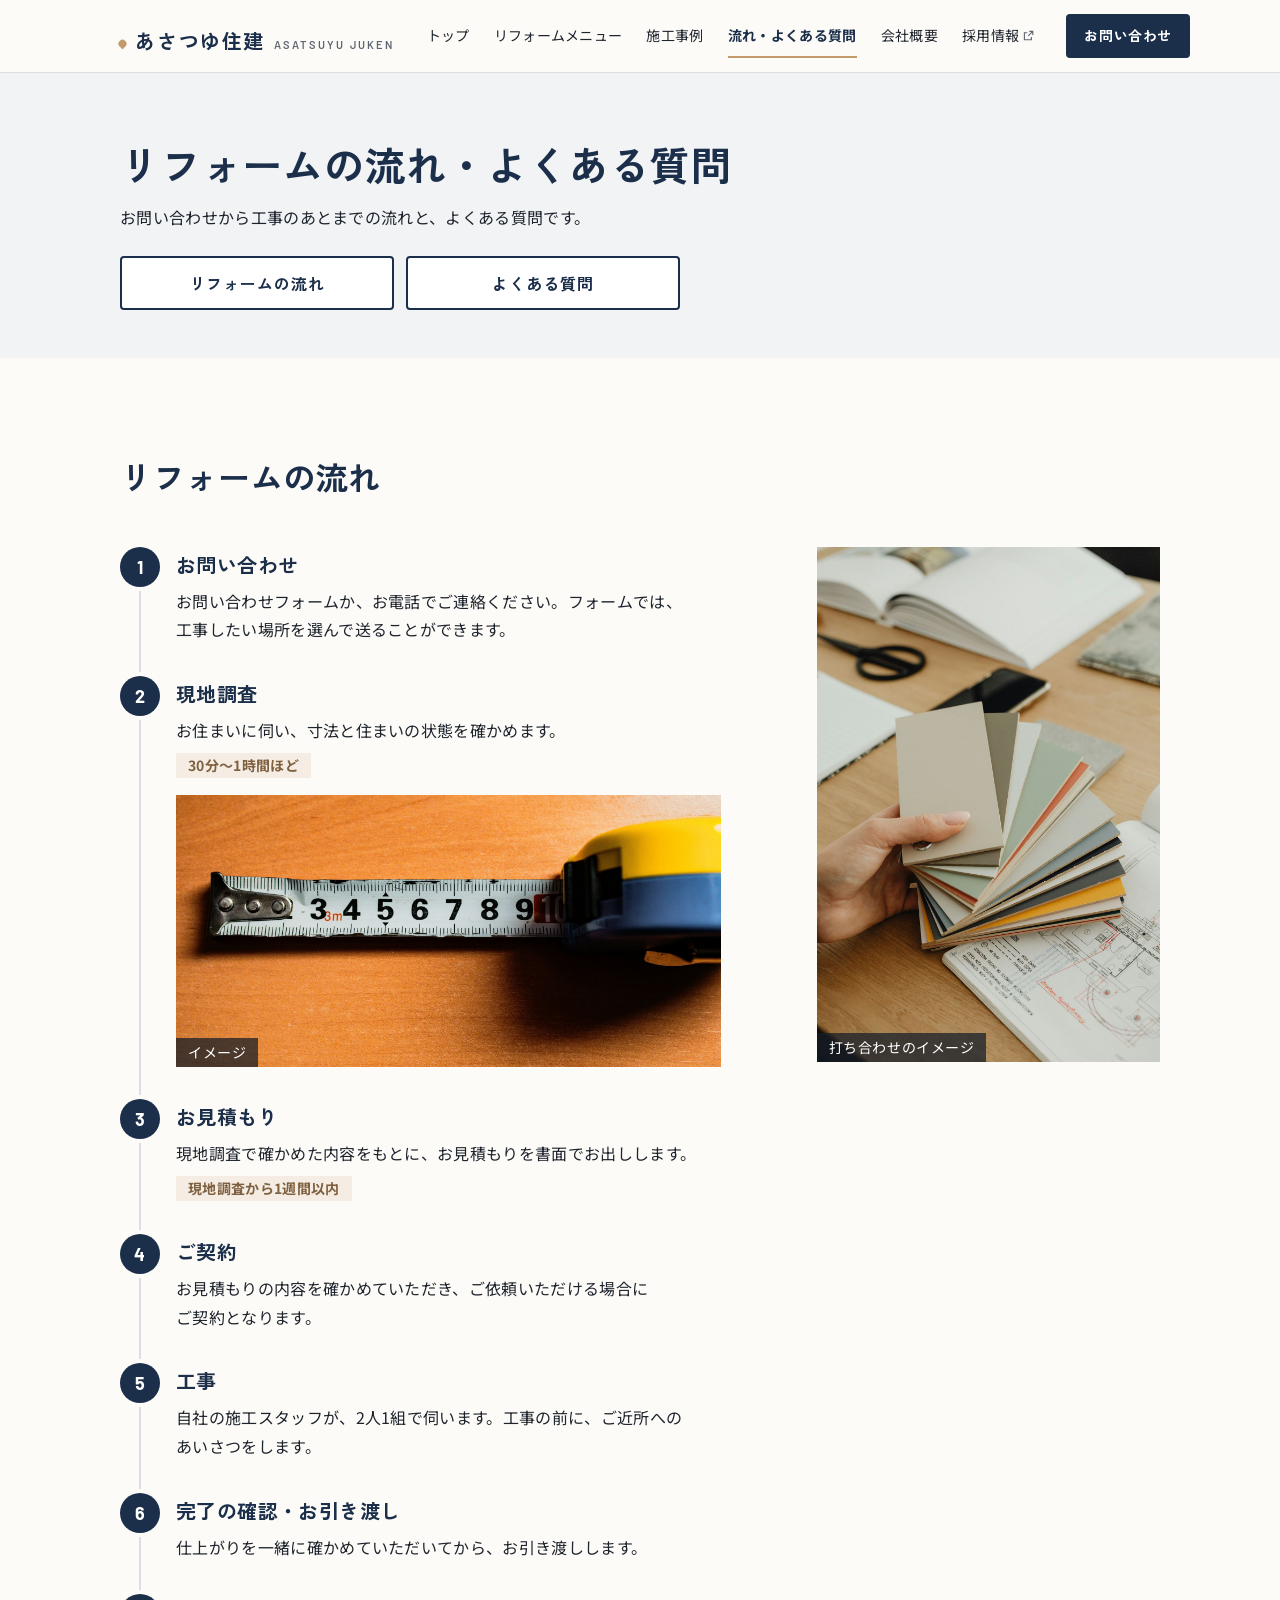
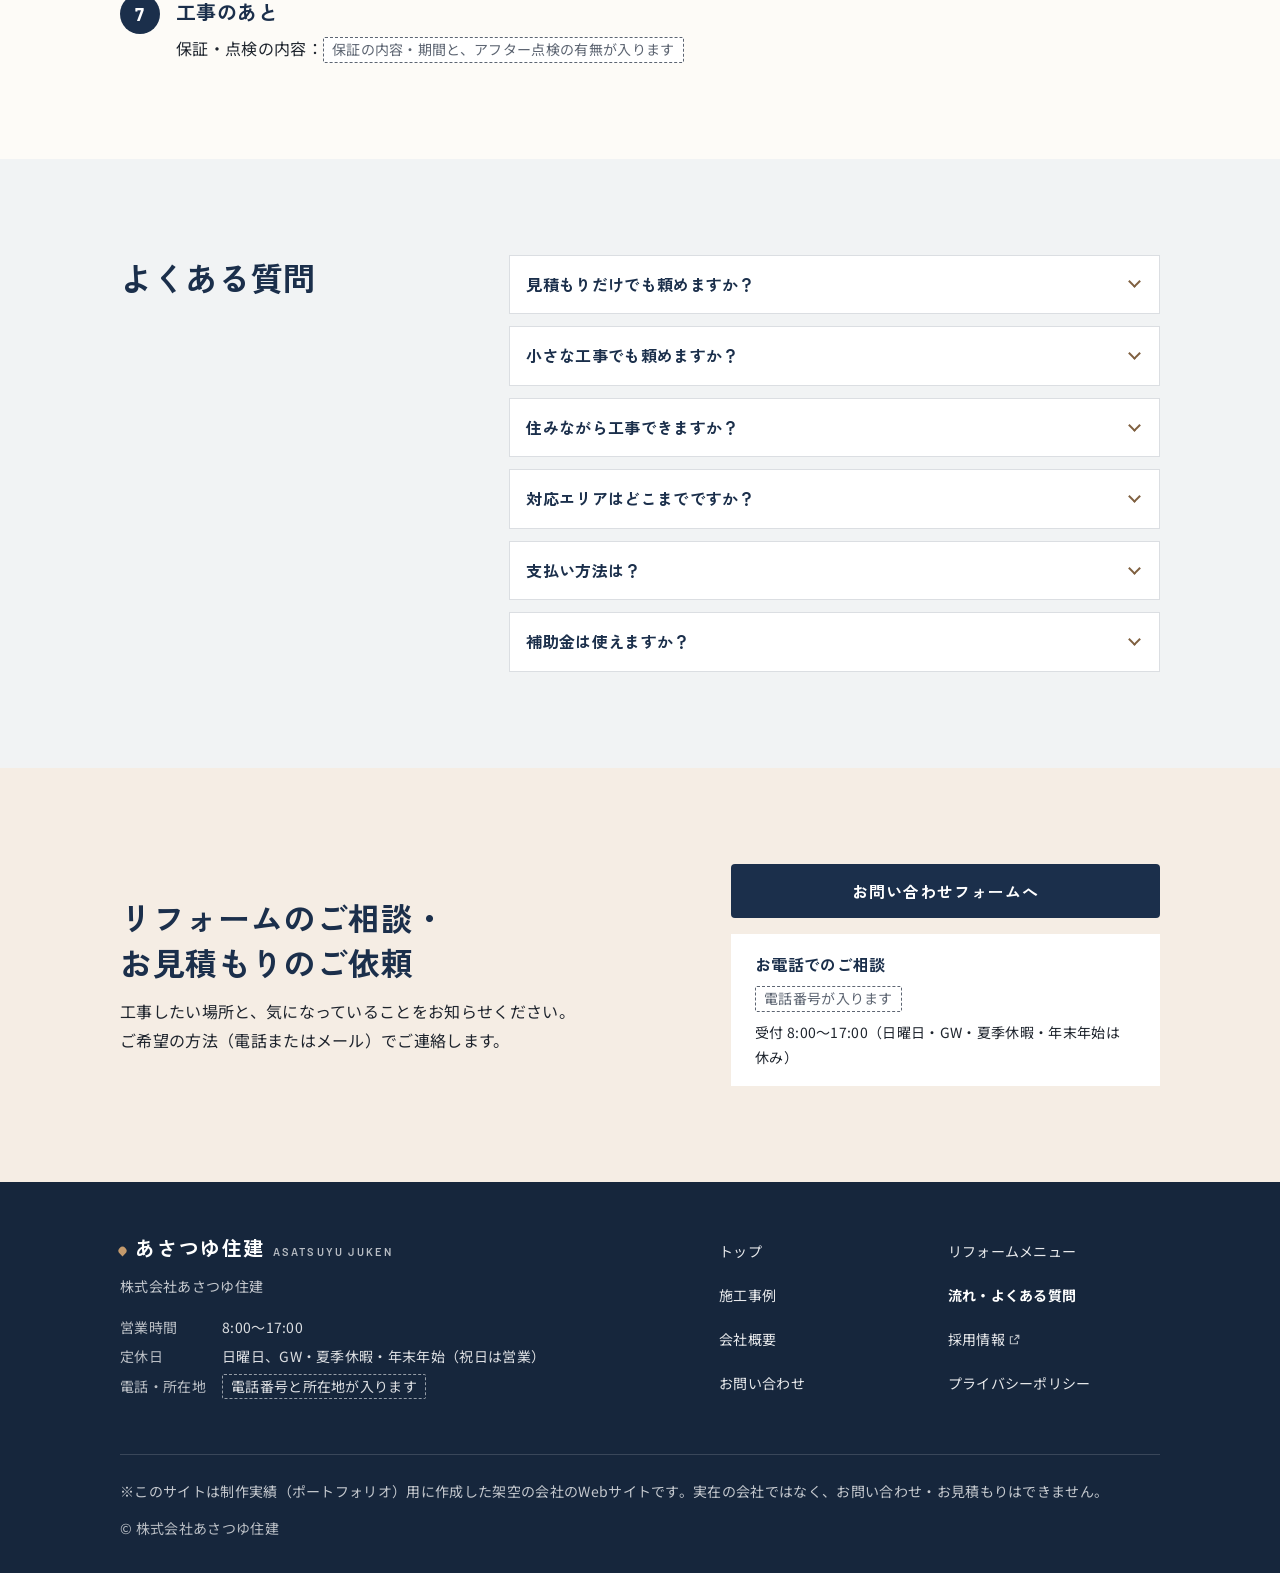
<file: flow.html>
<!DOCTYPE html>
<html lang="ja">
<head>
<meta charset="UTF-8">
<meta name="viewport" content="width=device-width, initial-scale=1">
<meta name="robots" content="noindex">
<title>リフォームの流れ・よくある質問｜株式会社あさつゆ住建</title>
<meta name="description" content="お問い合わせから現地調査、お見積もり、工事、工事のあとまでの流れと、よくある質問をまとめています。">
<link rel="preconnect" href="https://fonts.googleapis.com">
<link rel="preconnect" href="https://fonts.gstatic.com" crossorigin>
<link href="https://fonts.googleapis.com/css2?family=Barlow:wght@600;700&family=Noto+Sans+JP:wght@400;700&family=Zen+Kaku+Gothic+New:wght@700&display=swap" rel="stylesheet">
<link rel="stylesheet" href="style.css">
<script src="script.js" defer></script>
</head>
<body>
<a class="skip" href="#main">本文へ移動</a>

<!-- ===================== ヘッダー（全ページ共通） ===================== -->
<header class="header">
  <div class="header__inner">
    <a class="logo" href="index.html" aria-label="株式会社あさつゆ住建 トップページへ">
      <span class="logo__ja">あさつゆ住建</span><span class="logo__en">ASATSUYU JUKEN</span>
    </a>
    <nav class="gnav" id="gnav" aria-label="メインメニュー">
      <ul class="gnav__list">
        <li><a href="index.html">トップ</a></li>
        <li><a href="service.html">リフォームメニュー</a></li>
        <li><a href="works.html">施工事例</a></li>
        <li><a href="flow.html" aria-current="page">流れ・よくある質問</a></li>
        <li><a href="company.html">会社概要</a></li>
        <li><a href="https://tmy-adc329.github.io/asatsuyu-lp/">採用情報<span class="sr-only">（採用ページへ移動します）</span><svg class="gnav__ext" viewBox="0 0 16 16" aria-hidden="true"><path d="M9 2h5v5M14 2L7.5 8.5M12 10v4H2V4h4" fill="none" stroke="currentColor" stroke-width="1.6"/></svg></a></li>
      </ul>
    </nav>
    <a class="btn btn--navy header__cta" href="contact.html">お問い合わせ</a>
    <button class="menu-btn" type="button" aria-expanded="false" aria-controls="gnav"><span class="menu-btn__bar"></span><span class="sr-only">メニューを開く</span></button>
  </div>
</header>

<main id="main">

  <!-- ===================== ページの見出し ===================== -->
  <div class="page-head page-head--soft">
    <div class="wrap">
      <h1>リフォームの流れ・<wbr>よくある質問</h1>
      <p class="page-head__lead">お問い合わせから工事のあとまでの流れと、よくある質問です。</p>
      <nav class="jump" aria-label="このページの内容">
        <a class="btn btn--outline" href="#flow">リフォームの流れ</a>
        <a class="btn btn--outline" href="#faq">よくある質問</a>
      </nav>
    </div>
  </div>

  <!-- ===================== リフォームの流れ ===================== -->
  <section class="sec" id="flow" aria-labelledby="flow-title">
    <div class="wrap">
      <div class="sec-head">
        <h2 id="flow-title">リフォームの流れ</h2>
      </div>
      <div class="steps-wrap">
        <ol class="steps">
          <li class="step">
            <h3>お問い合わせ</h3>
            <p>お問い合わせフォームか、お電話でご連絡ください。フォームでは、工事したい場所を選んで送ることができます。</p>
          </li>
          <li class="step">
            <h3>現地調査</h3>
            <p>お住まいに伺い、寸法と住まいの状態を確かめます。</p>
            <p class="step__time">30分〜1時間ほど</p>
            <figure class="photo step__photo">
              <img src="images/16_survey_tape-measure.jpg" alt="メジャーで寸法を測るイメージ" width="1920" height="1002" loading="lazy">
              <figcaption class="photo-cap">イメージ</figcaption>
            </figure>
          </li>
          <li class="step">
            <h3>お見積もり</h3>
            <p>現地調査で確かめた内容をもとに、お見積もりを書面でお出しします。</p>
            <p class="step__time">現地調査から1週間以内</p>
          </li>
          <li class="step">
            <h3>ご契約</h3>
            <p>お見積もりの内容を確かめていただき、ご依頼いただける場合にご契約となります。</p>
          </li>
          <li class="step">
            <h3>工事</h3>
            <p>自社の施工スタッフが、2人1組で伺います。工事の前に、ご近所へのあいさつをします。</p>
          </li>
          <li class="step">
            <h3>完了の確認・<wbr>お引き渡し</h3>
            <p>仕上がりを一緒に確かめていただいてから、お引き渡しします。</p>
          </li>
          <li class="step">
            <h3>工事のあと</h3>
            <p>保証・点検の内容：<!-- CLIENT: 保証・アフター点検 --><span class="ph">保証の内容・期間と、アフター点検の有無が入ります</span></p>
          </li>
        </ol>
        <figure class="photo steps-wrap__photo">
          <img src="images/15_consult_swatches.jpg" alt="色見本と図面を手に取って選ぶイメージ" width="1280" height="1920" loading="lazy">
          <figcaption class="photo-cap">打ち合わせのイメージ</figcaption>
        </figure>
      </div>
    </div>
  </section>

  <!-- ===================== よくある質問 ===================== -->
  <section class="sec sec--soft" id="faq" aria-labelledby="faq-title">
    <div class="wrap faq-wrap">
      <div class="sec-head">
        <h2 id="faq-title">よくある質問</h2>
      </div>
      <div class="faq">
        <details>
          <summary>見積もりだけでも頼めますか？</summary>
          <div class="faq__a">
            <p>はい。現地調査とお見積もりは無料です。お見積もりのあとにお断りいただいても、費用はかかりません。</p>
          </div>
        </details>
        <details>
          <summary>小さな工事でも頼めますか？</summary>
          <div class="faq__a">
            <p>はい。内窓1か所の取り付け（約1時間）や、トイレの交換（半日）のような工事もお受けしています。工事ごとの工期と費用の目安は、<a href="service.html">リフォームメニュー</a>にまとめています。</p>
          </div>
        </details>
        <details>
          <summary>住みながら工事できますか？</summary>
          <div class="faq__a">
            <p>ほとんどの工事は、住みながらできます。</p>
            <p>ただし、浴室の交換中（3〜4日）はお風呂が使えません。キッチンの交換中（2〜4日）は台所が使えません。</p>
          </div>
        </details>
        <details>
          <summary>対応エリアはどこまでですか？</summary>
          <div class="faq__a">
            <p>本社から車で30分圏内です。エリアの外の地域は、お受けできない場合があります。</p>
            <p>対応エリアの市区町村：<!-- CLIENT: 対応エリアの市区町村 --><span class="ph">市区町村名が入ります</span></p>
          </div>
        </details>
        <details>
          <summary>支払い方法は？</summary>
          <div class="faq__a">
            <p>銀行振込または現金です。工事が終わってからの一括払いです。</p>
          </div>
        </details>
        <details>
          <summary>補助金は使えますか？</summary>
          <div class="faq__a">
            <p><!-- CLIENT: 補助金の案内（制度は年度ごとに変わるため、実案件で確認） --><span class="ph">補助金の案内（制度は年度ごとに変わるため、内容を確認中）</span></p>
          </div>
        </details>
      </div>
    </div>
  </section>

  <!-- ===================== お問い合わせの案内（共通） ===================== -->
  <section class="sec cta" aria-labelledby="cta-title">
    <div class="wrap cta__inner">
      <div>
        <h2 id="cta-title">リフォームのご相談・<wbr>お見積もりのご依頼</h2>
        <p class="cta__lead">工事したい場所と、気になっていることをお知らせください。ご希望の方法（電話またはメール）でご連絡します。</p>
      </div>
      <div class="cta__actions">
        <a class="btn btn--navy" href="contact.html">お問い合わせフォームへ</a>
        <div class="tel">
          <p class="tel__label">お電話でのご相談</p>
          <p class="tel__num"><!-- CLIENT: 電話番号 --><span class="ph">電話番号が入ります</span></p>
          <p class="tel__hours">受付 8:00〜17:00（日曜日・GW・夏季休暇・年末年始は休み）</p>
        </div>
      </div>
    </div>
  </section>

</main>

<!-- ===================== フッター（全ページ共通） ===================== -->
<footer class="footer">
  <div class="wrap footer__inner">
    <div>
      <a class="logo" href="index.html" aria-label="株式会社あさつゆ住建 トップページへ"><span class="logo__ja">あさつゆ住建</span><span class="logo__en">ASATSUYU JUKEN</span></a>
      <p class="footer__name">株式会社あさつゆ住建</p>
      <dl class="footer__info">
        <dt>営業時間</dt><dd>8:00〜17:00</dd>
        <dt>定休日</dt><dd>日曜日、GW・夏季休暇・年末年始（祝日は営業）</dd>
        <dt>電話・所在地</dt><dd><!-- CLIENT: 電話番号 --><!-- CLIENT: 所在地 --><span class="ph">電話番号と所在地が入ります</span></dd>
      </dl>
    </div>
    <nav class="footer__nav" aria-label="サイト内のページ">
      <ul>
        <li><a href="index.html">トップ</a></li>
        <li><a href="service.html">リフォームメニュー</a></li>
        <li><a href="works.html">施工事例</a></li>
        <li><a href="flow.html" aria-current="page">流れ・よくある質問</a></li>
        <li><a href="company.html">会社概要</a></li>
        <li><a href="https://tmy-adc329.github.io/asatsuyu-lp/">採用情報<span class="sr-only">（採用ページへ移動します）</span><svg class="gnav__ext" viewBox="0 0 16 16" aria-hidden="true"><path d="M9 2h5v5M14 2L7.5 8.5M12 10v4H2V4h4" fill="none" stroke="currentColor" stroke-width="1.6"/></svg></a></li>
        <li><a href="contact.html">お問い合わせ</a></li>
        <li><a href="privacy.html">プライバシーポリシー</a></li>
      </ul>
    </nav>
    <div class="footer__bottom">
      <p class="footer__disclaimer">※このサイトは制作実績（ポートフォリオ）用に作成した架空の会社のWebサイトです。実在の会社ではなく、お問い合わせ・お見積もりはできません。</p>
      <small>&copy; 株式会社あさつゆ住建</small>
    </div>
  </div>
</footer>

</body>
</html>
</file>
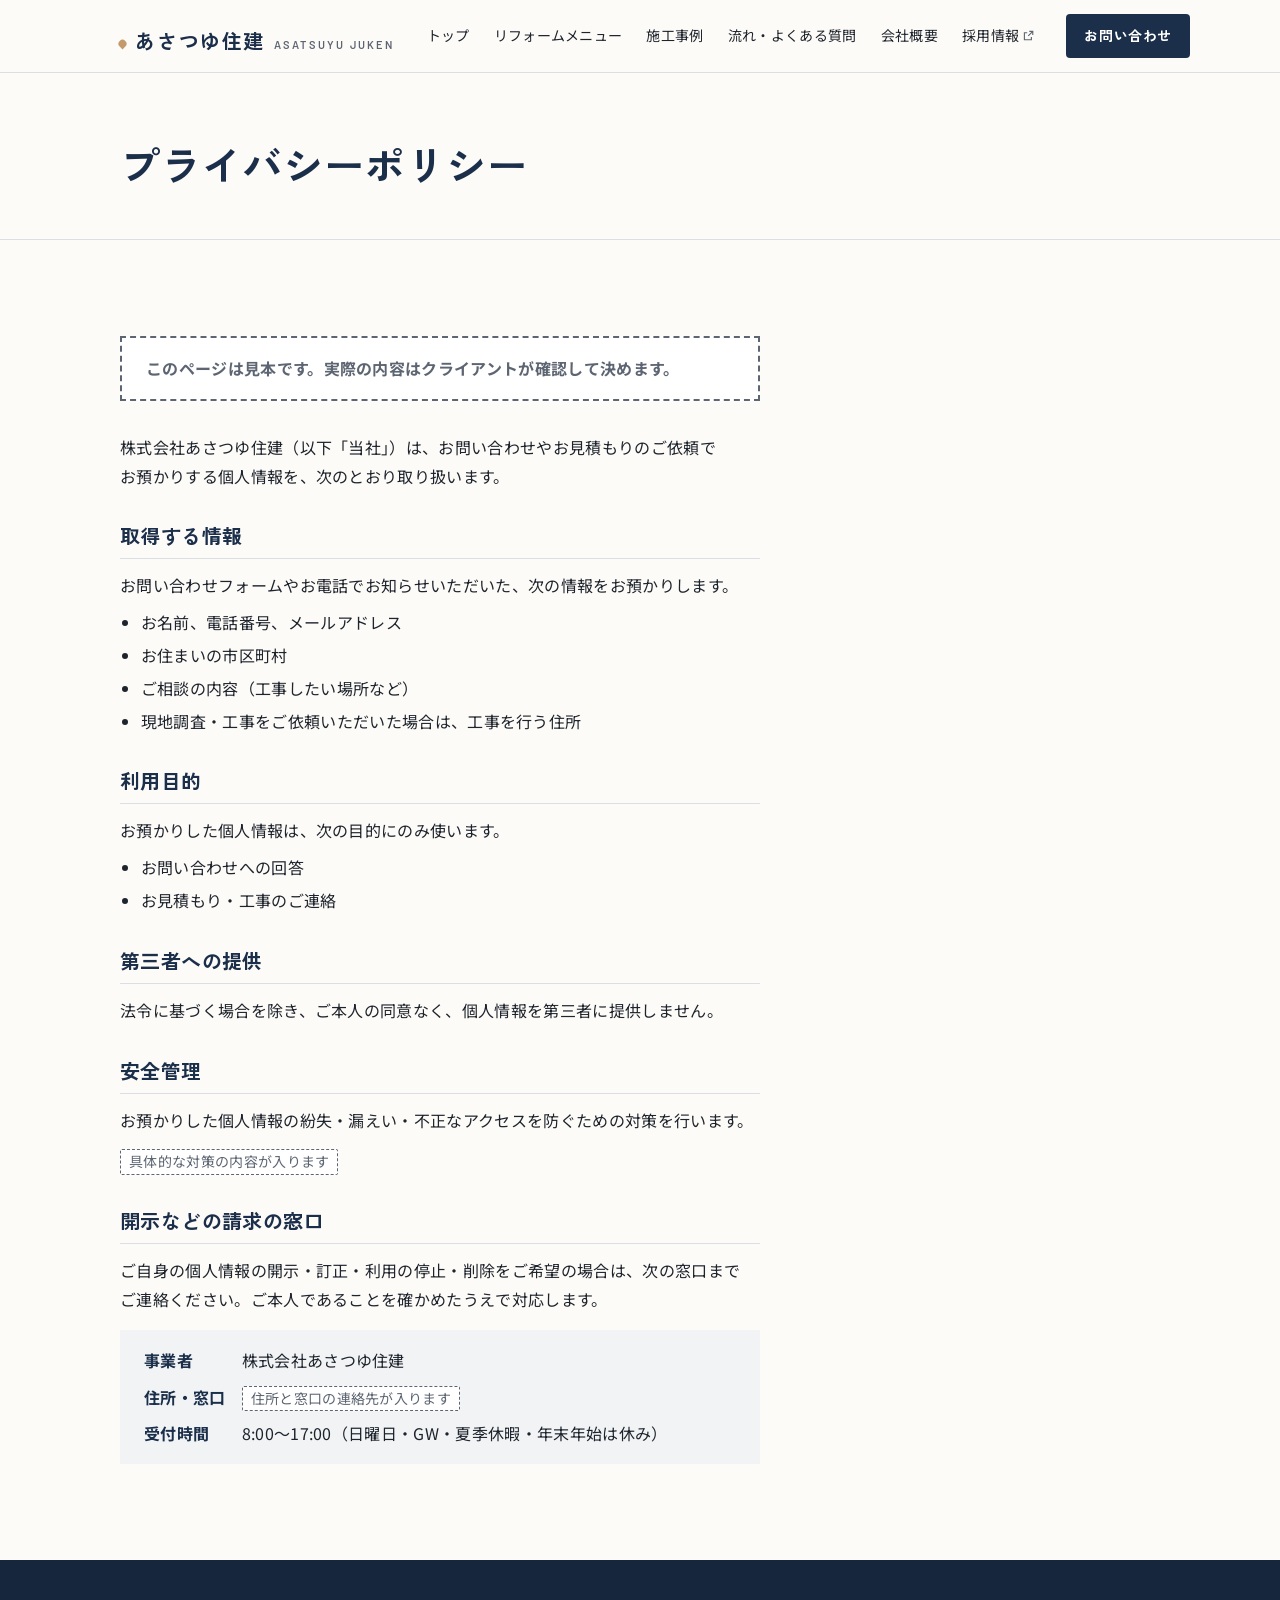
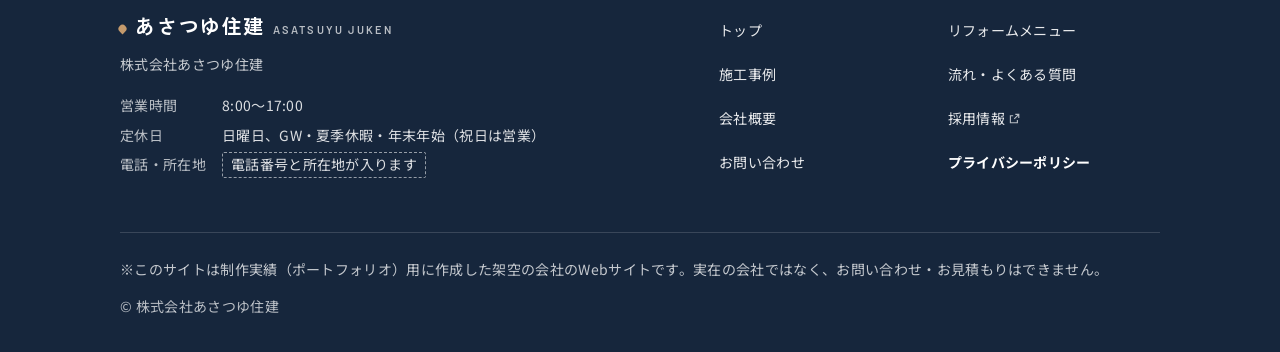
<file: privacy.html>
<!DOCTYPE html>
<html lang="ja">
<head>
<meta charset="UTF-8">
<meta name="viewport" content="width=device-width, initial-scale=1">
<meta name="robots" content="noindex">
<title>プライバシーポリシー｜株式会社あさつゆ住建</title>
<meta name="description" content="株式会社あさつゆ住建の個人情報の取り扱いについて（見本）。">
<link rel="preconnect" href="https://fonts.googleapis.com">
<link rel="preconnect" href="https://fonts.gstatic.com" crossorigin>
<link href="https://fonts.googleapis.com/css2?family=Barlow:wght@600;700&family=Noto+Sans+JP:wght@400;700&family=Zen+Kaku+Gothic+New:wght@700&display=swap" rel="stylesheet">
<link rel="stylesheet" href="style.css">
<script src="script.js" defer></script>
</head>
<body>
<a class="skip" href="#main">本文へ移動</a>

<!-- ===================== ヘッダー（全ページ共通） ===================== -->
<header class="header">
  <div class="header__inner">
    <a class="logo" href="index.html" aria-label="株式会社あさつゆ住建 トップページへ">
      <span class="logo__ja">あさつゆ住建</span><span class="logo__en">ASATSUYU JUKEN</span>
    </a>
    <nav class="gnav" id="gnav" aria-label="メインメニュー">
      <ul class="gnav__list">
        <li><a href="index.html">トップ</a></li>
        <li><a href="service.html">リフォームメニュー</a></li>
        <li><a href="works.html">施工事例</a></li>
        <li><a href="flow.html">流れ・よくある質問</a></li>
        <li><a href="company.html">会社概要</a></li>
        <li><a href="https://tmy-adc329.github.io/asatsuyu-lp/">採用情報<span class="sr-only">（採用ページへ移動します）</span><svg class="gnav__ext" viewBox="0 0 16 16" aria-hidden="true"><path d="M9 2h5v5M14 2L7.5 8.5M12 10v4H2V4h4" fill="none" stroke="currentColor" stroke-width="1.6"/></svg></a></li>
      </ul>
    </nav>
    <a class="btn btn--navy header__cta" href="contact.html">お問い合わせ</a>
    <button class="menu-btn" type="button" aria-expanded="false" aria-controls="gnav"><span class="menu-btn__bar"></span><span class="sr-only">メニューを開く</span></button>
  </div>
</header>

<main id="main">

  <!-- ===================== ページの見出し ===================== -->
  <div class="page-head page-head--line">
    <div class="wrap">
      <h1>プライバシーポリシー</h1>
    </div>
  </div>

  <div class="sec">
    <div class="wrap">
      <!-- CLIENT: プライバシーポリシーの内容（クライアントが確認して決める） -->
      <p class="sample">このページは見本です。実際の内容はクライアントが確認して決めます。</p>

      <div class="policy">
        <p>株式会社あさつゆ住建（以下「当社」）は、お問い合わせやお見積もりのご依頼でお預かりする個人情報を、次のとおり取り扱います。</p>

        <section aria-labelledby="p1">
          <h2 id="p1">取得する情報</h2>
          <p>お問い合わせフォームやお電話でお知らせいただいた、次の情報をお預かりします。</p>
          <ul>
            <li>お名前、電話番号、メールアドレス</li>
            <li>お住まいの市区町村</li>
            <li>ご相談の内容（工事したい場所など）</li>
            <li>現地調査・工事をご依頼いただいた場合は、工事を行う住所</li>
          </ul>
        </section>

        <section aria-labelledby="p2">
          <h2 id="p2">利用目的</h2>
          <p>お預かりした個人情報は、次の目的にのみ使います。</p>
          <ul>
            <li>お問い合わせへの回答</li>
            <li>お見積もり・工事のご連絡</li>
          </ul>
        </section>

        <section aria-labelledby="p3">
          <h2 id="p3">第三者への提供</h2>
          <p>法令に基づく場合を除き、ご本人の同意なく、個人情報を第三者に提供しません。</p>
        </section>

        <section aria-labelledby="p4">
          <h2 id="p4">安全管理</h2>
          <p>お預かりした個人情報の紛失・漏えい・不正なアクセスを防ぐための対策を行います。</p>
          <p><!-- CLIENT: 安全管理の具体的な内容 --><span class="ph">具体的な対策の内容が入ります</span></p>
        </section>

        <section aria-labelledby="p5">
          <h2 id="p5">開示などの請求の窓口</h2>
          <p>ご自身の個人情報の開示・訂正・利用の停止・削除をご希望の場合は、次の窓口までご連絡ください。ご本人であることを確かめたうえで対応します。</p>
          <dl>
            <dt>事業者</dt><dd>株式会社あさつゆ住建</dd>
            <dt>住所・窓口</dt><dd><!-- CLIENT: 事業者の住所 --><!-- CLIENT: 窓口の担当部署・連絡先（電話番号・メールアドレス） --><span class="ph">住所と窓口の連絡先が入ります</span></dd>
            <dt>受付時間</dt><dd>8:00〜17:00（日曜日・GW・夏季休暇・年末年始は休み）</dd>
          </dl>
        </section>
      </div>
    </div>
  </div>


</main>

<!-- ===================== フッター（全ページ共通） ===================== -->
<footer class="footer">
  <div class="wrap footer__inner">
    <div>
      <a class="logo" href="index.html" aria-label="株式会社あさつゆ住建 トップページへ"><span class="logo__ja">あさつゆ住建</span><span class="logo__en">ASATSUYU JUKEN</span></a>
      <p class="footer__name">株式会社あさつゆ住建</p>
      <dl class="footer__info">
        <dt>営業時間</dt><dd>8:00〜17:00</dd>
        <dt>定休日</dt><dd>日曜日、GW・夏季休暇・年末年始（祝日は営業）</dd>
        <dt>電話・所在地</dt><dd><!-- CLIENT: 電話番号 --><!-- CLIENT: 所在地 --><span class="ph">電話番号と所在地が入ります</span></dd>
      </dl>
    </div>
    <nav class="footer__nav" aria-label="サイト内のページ">
      <ul>
        <li><a href="index.html">トップ</a></li>
        <li><a href="service.html">リフォームメニュー</a></li>
        <li><a href="works.html">施工事例</a></li>
        <li><a href="flow.html">流れ・よくある質問</a></li>
        <li><a href="company.html">会社概要</a></li>
        <li><a href="https://tmy-adc329.github.io/asatsuyu-lp/">採用情報<span class="sr-only">（採用ページへ移動します）</span><svg class="gnav__ext" viewBox="0 0 16 16" aria-hidden="true"><path d="M9 2h5v5M14 2L7.5 8.5M12 10v4H2V4h4" fill="none" stroke="currentColor" stroke-width="1.6"/></svg></a></li>
        <li><a href="contact.html">お問い合わせ</a></li>
        <li><a href="privacy.html" aria-current="page">プライバシーポリシー</a></li>
      </ul>
    </nav>
    <div class="footer__bottom">
      <p class="footer__disclaimer">※このサイトは制作実績（ポートフォリオ）用に作成した架空の会社のWebサイトです。実在の会社ではなく、お問い合わせ・お見積もりはできません。</p>
      <small>&copy; 株式会社あさつゆ住建</small>
    </div>
  </div>
</footer>

</body>
</html>
</file>
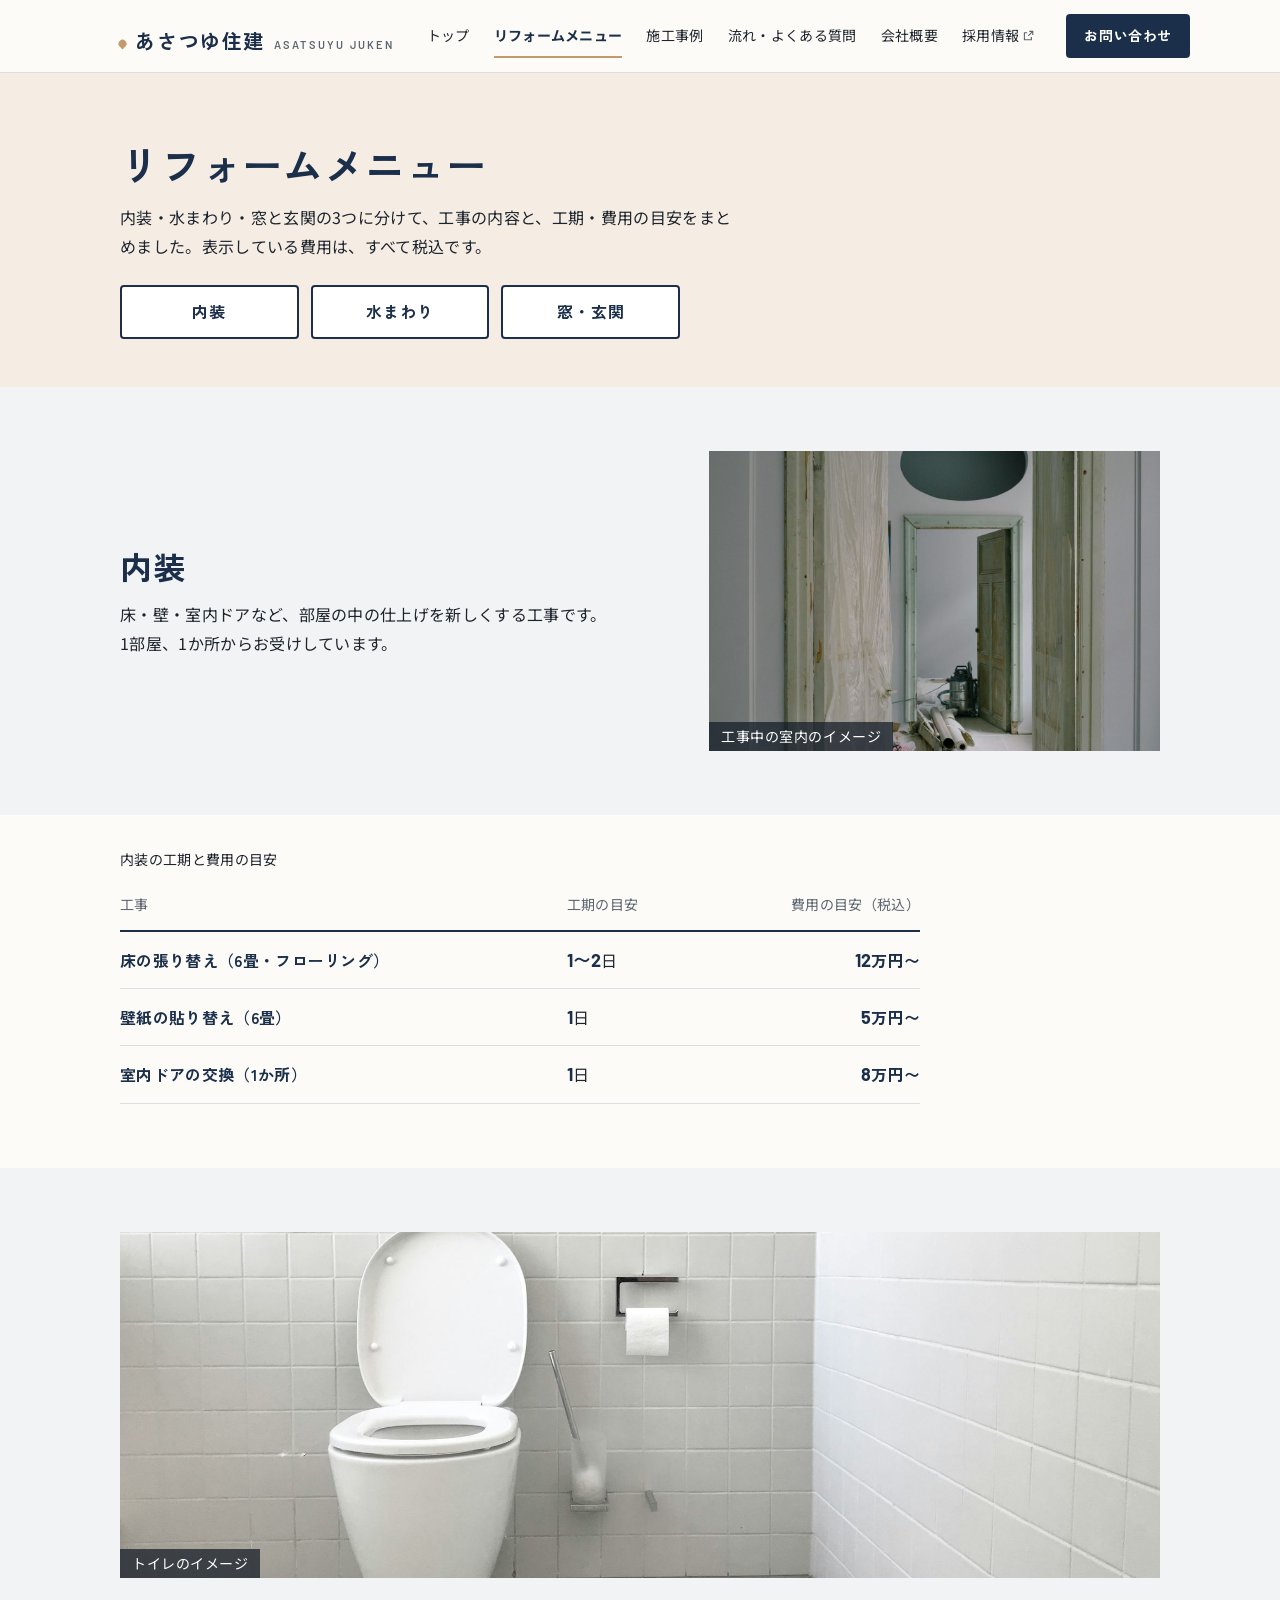
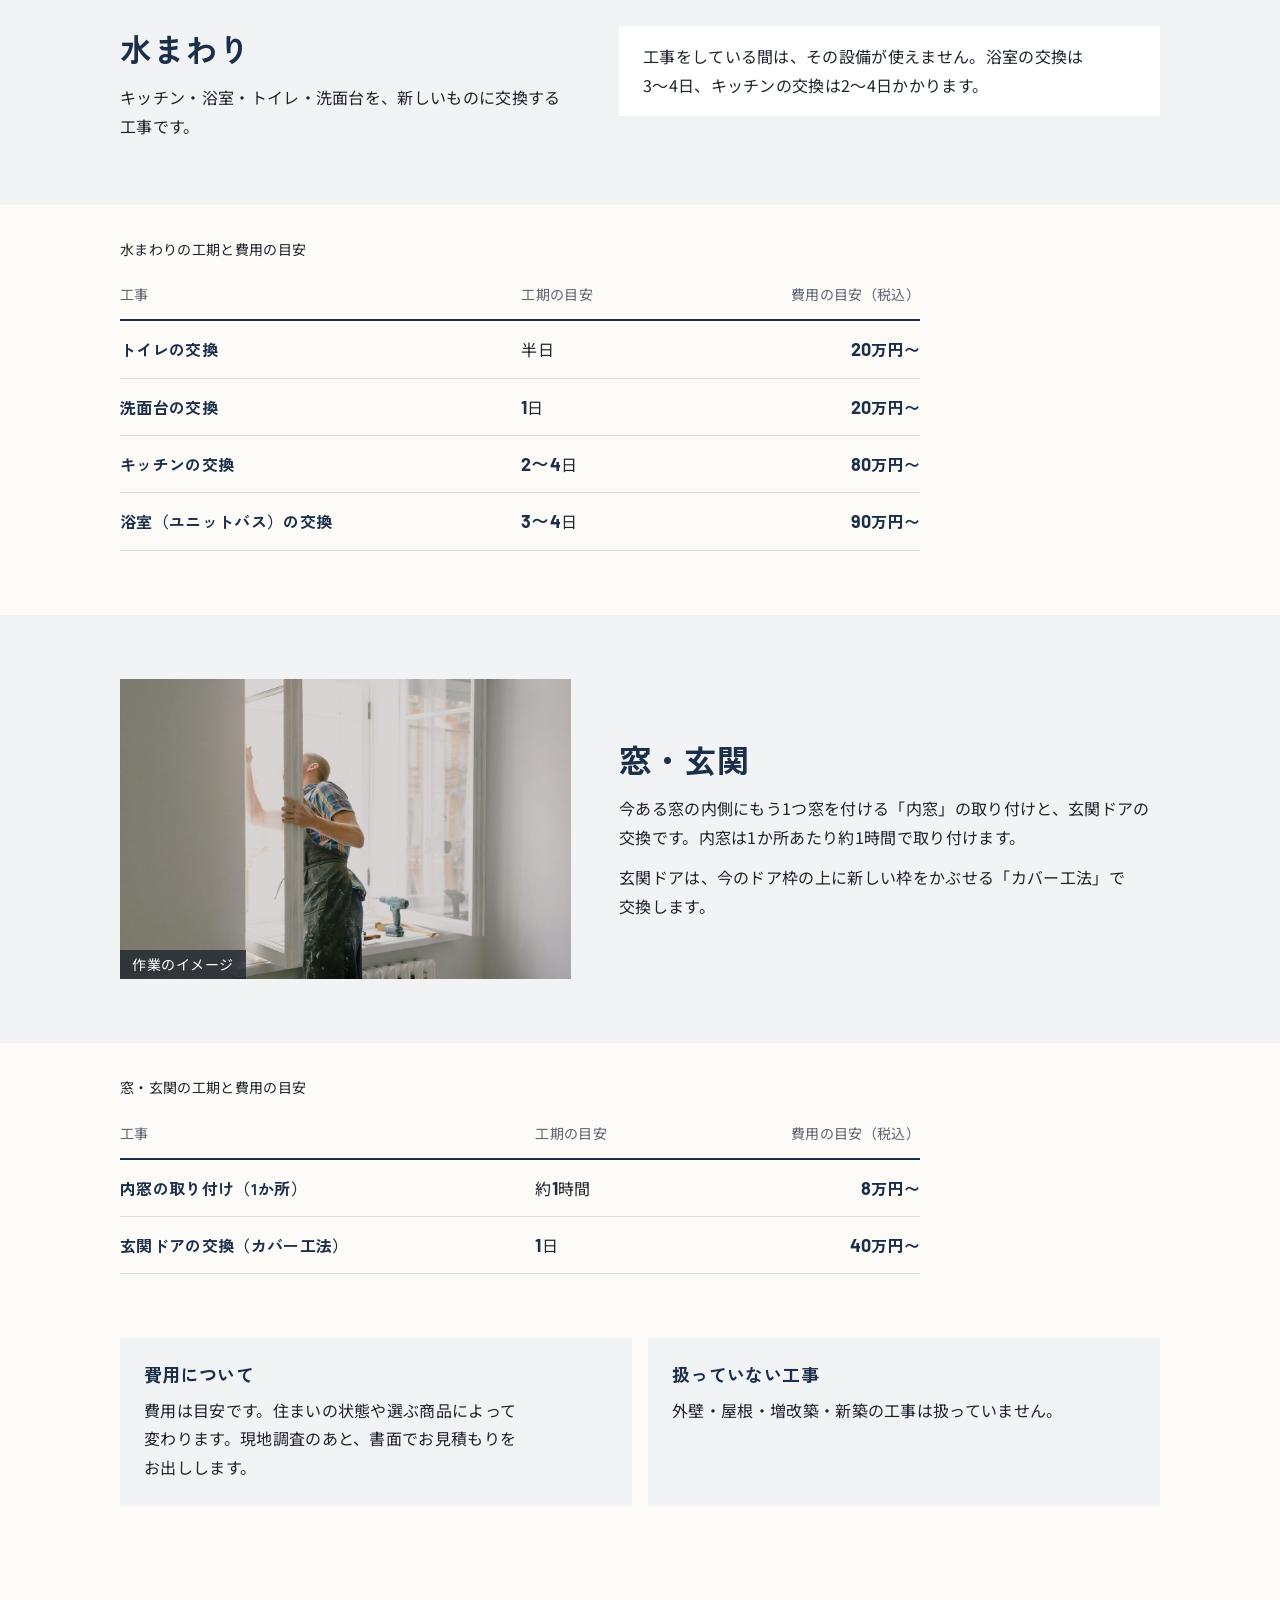
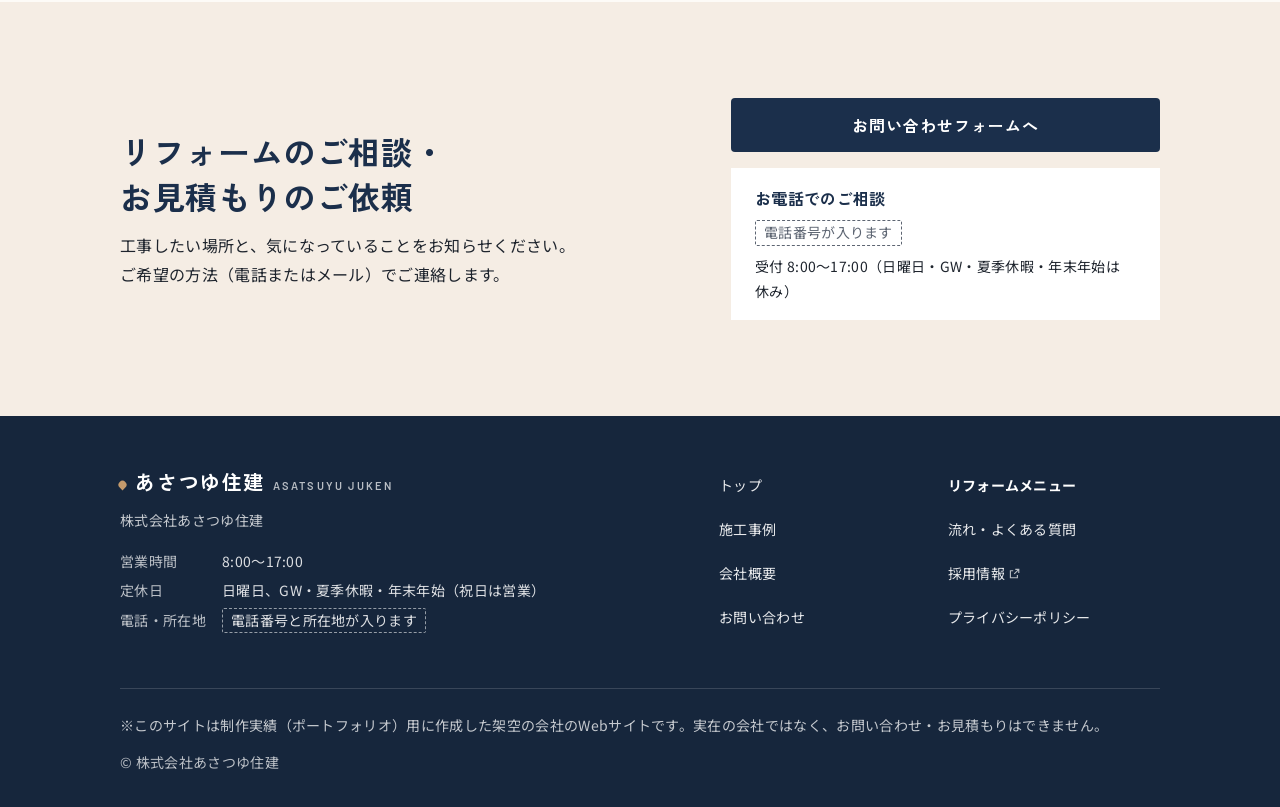
<file: service.html>
<!DOCTYPE html>
<html lang="ja">
<head>
<meta charset="UTF-8">
<meta name="viewport" content="width=device-width, initial-scale=1">
<meta name="robots" content="noindex">
<title>リフォームメニュー（工期・費用の目安）｜株式会社あさつゆ住建</title>
<meta name="description" content="内装・水まわり・窓と玄関のリフォームの内容と、工期・費用の目安（税込）をまとめています。">
<link rel="preconnect" href="https://fonts.googleapis.com">
<link rel="preconnect" href="https://fonts.gstatic.com" crossorigin>
<link href="https://fonts.googleapis.com/css2?family=Barlow:wght@600;700&family=Noto+Sans+JP:wght@400;700&family=Zen+Kaku+Gothic+New:wght@700&display=swap" rel="stylesheet">
<link rel="stylesheet" href="style.css">
<script src="script.js" defer></script>
</head>
<body>
<a class="skip" href="#main">本文へ移動</a>

<!-- ===================== ヘッダー（全ページ共通） ===================== -->
<header class="header">
  <div class="header__inner">
    <a class="logo" href="index.html" aria-label="株式会社あさつゆ住建 トップページへ">
      <span class="logo__ja">あさつゆ住建</span><span class="logo__en">ASATSUYU JUKEN</span>
    </a>
    <nav class="gnav" id="gnav" aria-label="メインメニュー">
      <ul class="gnav__list">
        <li><a href="index.html">トップ</a></li>
        <li><a href="service.html" aria-current="page">リフォームメニュー</a></li>
        <li><a href="works.html">施工事例</a></li>
        <li><a href="flow.html">流れ・よくある質問</a></li>
        <li><a href="company.html">会社概要</a></li>
        <li><a href="https://tmy-adc329.github.io/asatsuyu-lp/">採用情報<span class="sr-only">（採用ページへ移動します）</span><svg class="gnav__ext" viewBox="0 0 16 16" aria-hidden="true"><path d="M9 2h5v5M14 2L7.5 8.5M12 10v4H2V4h4" fill="none" stroke="currentColor" stroke-width="1.6"/></svg></a></li>
      </ul>
    </nav>
    <a class="btn btn--navy header__cta" href="contact.html">お問い合わせ</a>
    <button class="menu-btn" type="button" aria-expanded="false" aria-controls="gnav"><span class="menu-btn__bar"></span><span class="sr-only">メニューを開く</span></button>
  </div>
</header>

<main id="main">

  <!-- ===================== ページの見出し ===================== -->
  <div class="page-head page-head--wood">
    <div class="wrap">
      <h1>リフォームメニュー</h1>
      <p class="page-head__lead">内装・水まわり・窓と玄関の3つに分けて、工事の内容と、工期・費用の目安をまとめました。表示している費用は、すべて税込です。</p>
      <nav class="jump" aria-label="このページの分類">
        <a class="btn btn--outline" href="#interior">内装</a>
        <a class="btn btn--outline" href="#water">水まわり</a>
        <a class="btn btn--outline" href="#window">窓・玄関</a>
      </nav>
    </div>
  </div>

  <!-- ===================== 内装（写真は右） ===================== -->
  <section class="menu" id="interior" aria-labelledby="interior-title">
    <div class="menu-head">
      <div class="wrap menu-head__inner">
        <div class="menu__text">
          <h2 id="interior-title">内装</h2>
          <p class="menu__desc">床・壁・室内ドアなど、部屋の中の仕上げを新しくする工事です。1部屋、1か所からお受けしています。</p>
        </div>
        <figure class="photo menu__photo">
          <img src="images/03_site_renovation-room.jpg" alt="工事中の室内とドア枠のイメージ" width="1282" height="1920" fetchpriority="high">
          <figcaption class="photo-cap">工事中の室内のイメージ</figcaption>
        </figure>
      </div>
    </div>
    <div class="wrap menu-body">
      <table class="price">
        <caption>内装の工期と費用の目安</caption>
        <thead>
          <tr><th scope="col">工事</th><th scope="col">工期の目安</th><th scope="col">費用の目安（税込）</th></tr>
        </thead>
        <tbody>
          <tr><th scope="row">床の張り替え（6畳・フローリング）</th><td data-label="工期の目安"><span class="num">1〜2</span>日</td><td data-label="費用の目安（税込）"><span class="num">12</span><span class="yen">万円〜</span></td></tr>
          <tr><th scope="row">壁紙の貼り替え（6畳）</th><td data-label="工期の目安"><span class="num">1</span>日</td><td data-label="費用の目安（税込）"><span class="num">5</span><span class="yen">万円〜</span></td></tr>
          <tr><th scope="row">室内ドアの交換（1か所）</th><td data-label="工期の目安"><span class="num">1</span>日</td><td data-label="費用の目安（税込）"><span class="num">8</span><span class="yen">万円〜</span></td></tr>
        </tbody>
      </table>
    </div>
  </section>

  <!-- ===================== 水まわり（写真は上に横長。工事中に使えないことを囲みで） ===================== -->
  <section class="menu menu--photo-wide" id="water" aria-labelledby="water-title">
    <div class="menu-head">
      <div class="wrap menu-head__inner">
        <figure class="photo menu__photo">
          <img src="images/14_water_toilet.jpg" alt="白いタイル張りのトイレのイメージ" width="1920" height="1440" loading="lazy">
          <figcaption class="photo-cap">トイレのイメージ</figcaption>
        </figure>
        <div class="menu__text">
          <div>
            <h2 id="water-title">水まわり</h2>
            <p class="menu__desc">キッチン・浴室・トイレ・洗面台を、新しいものに交換する工事です。</p>
          </div>
          <p class="menu__desc menu__caution">工事をしている間は、その設備が使えません。浴室の交換は<span class="nowrap">3〜4日</span>、キッチンの交換は<span class="nowrap">2〜4日</span>かかります。</p>
        </div>
      </div>
    </div>
    <div class="wrap menu-body">
      <table class="price">
        <caption>水まわりの工期と費用の目安</caption>
        <thead>
          <tr><th scope="col">工事</th><th scope="col">工期の目安</th><th scope="col">費用の目安（税込）</th></tr>
        </thead>
        <tbody>
          <tr><th scope="row">トイレの交換</th><td data-label="工期の目安">半日</td><td data-label="費用の目安（税込）"><span class="num">20</span><span class="yen">万円〜</span></td></tr>
          <tr><th scope="row">洗面台の交換</th><td data-label="工期の目安"><span class="num">1</span>日</td><td data-label="費用の目安（税込）"><span class="num">20</span><span class="yen">万円〜</span></td></tr>
          <tr><th scope="row">キッチンの交換</th><td data-label="工期の目安"><span class="num">2〜4</span>日</td><td data-label="費用の目安（税込）"><span class="num">80</span><span class="yen">万円〜</span></td></tr>
          <tr><th scope="row">浴室（ユニットバス）の交換</th><td data-label="工期の目安"><span class="num">3〜4</span>日</td><td data-label="費用の目安（税込）"><span class="num">90</span><span class="yen">万円〜</span></td></tr>
        </tbody>
      </table>
    </div>
  </section>

  <!-- ===================== 窓・玄関（写真は左） ===================== -->
  <section class="menu menu--photo-left" id="window" aria-labelledby="window-title">
    <div class="menu-head">
      <div class="wrap menu-head__inner">
        <div class="menu__text">
          <h2 id="window-title">窓・玄関</h2>
          <p class="menu__desc">今ある窓の内側にもう1つ窓を付ける「内窓」の取り付けと、玄関ドアの交換です。内窓は1か所あたり約1時間で取り付けます。</p>
          <p class="menu__desc">玄関ドアは、今のドア枠の上に新しい枠をかぶせる「カバー工法」で交換します。</p>
        </div>
        <figure class="photo menu__photo">
          <img src="images/02_work_window-side.jpg" alt="窓を取り付ける作業のイメージ" width="1282" height="1920" loading="lazy">
          <figcaption class="photo-cap">作業のイメージ</figcaption>
        </figure>
      </div>
    </div>
    <div class="wrap menu-body">
      <table class="price">
        <caption>窓・玄関の工期と費用の目安</caption>
        <thead>
          <tr><th scope="col">工事</th><th scope="col">工期の目安</th><th scope="col">費用の目安（税込）</th></tr>
        </thead>
        <tbody>
          <tr><th scope="row">内窓の取り付け（1か所）</th><td data-label="工期の目安">約<span class="num">1</span>時間</td><td data-label="費用の目安（税込）"><span class="num">8</span><span class="yen">万円〜</span></td></tr>
          <tr><th scope="row">玄関ドアの交換（カバー工法）</th><td data-label="工期の目安"><span class="num">1</span>日</td><td data-label="費用の目安（税込）"><span class="num">40</span><span class="yen">万円〜</span></td></tr>
        </tbody>
      </table>
    </div>
  </section>

  <div class="wrap menu-notes">
    <div class="menu-note">
      <h2>費用について</h2>
      <p>費用は目安です。住まいの状態や選ぶ商品によって変わります。現地調査のあと、書面でお見積もりをお出しします。</p>
    </div>
    <div class="menu-note">
      <h2>扱っていない工事</h2>
      <p>外壁・屋根・増改築・新築の工事は扱っていません。</p>
    </div>
  </div>

  <!-- ===================== お問い合わせの案内（共通） ===================== -->
  <section class="sec cta" aria-labelledby="cta-title">
    <div class="wrap cta__inner">
      <div>
        <h2 id="cta-title">リフォームのご相談・<wbr>お見積もりのご依頼</h2>
        <p class="cta__lead">工事したい場所と、気になっていることをお知らせください。ご希望の方法（電話またはメール）でご連絡します。</p>
      </div>
      <div class="cta__actions">
        <a class="btn btn--navy" href="contact.html">お問い合わせフォームへ</a>
        <div class="tel">
          <p class="tel__label">お電話でのご相談</p>
          <p class="tel__num"><!-- CLIENT: 電話番号 --><span class="ph">電話番号が入ります</span></p>
          <p class="tel__hours">受付 8:00〜17:00（日曜日・GW・夏季休暇・年末年始は休み）</p>
        </div>
      </div>
    </div>
  </section>
</main>

<!-- ===================== フッター（全ページ共通） ===================== -->
<footer class="footer">
  <div class="wrap footer__inner">
    <div>
      <a class="logo" href="index.html" aria-label="株式会社あさつゆ住建 トップページへ"><span class="logo__ja">あさつゆ住建</span><span class="logo__en">ASATSUYU JUKEN</span></a>
      <p class="footer__name">株式会社あさつゆ住建</p>
      <dl class="footer__info">
        <dt>営業時間</dt><dd>8:00〜17:00</dd>
        <dt>定休日</dt><dd>日曜日、GW・夏季休暇・年末年始（祝日は営業）</dd>
        <dt>電話・所在地</dt><dd><!-- CLIENT: 電話番号 --><!-- CLIENT: 所在地 --><span class="ph">電話番号と所在地が入ります</span></dd>
      </dl>
    </div>
    <nav class="footer__nav" aria-label="サイト内のページ">
      <ul>
        <li><a href="index.html">トップ</a></li>
        <li><a href="service.html" aria-current="page">リフォームメニュー</a></li>
        <li><a href="works.html">施工事例</a></li>
        <li><a href="flow.html">流れ・よくある質問</a></li>
        <li><a href="company.html">会社概要</a></li>
        <li><a href="https://tmy-adc329.github.io/asatsuyu-lp/">採用情報<span class="sr-only">（採用ページへ移動します）</span><svg class="gnav__ext" viewBox="0 0 16 16" aria-hidden="true"><path d="M9 2h5v5M14 2L7.5 8.5M12 10v4H2V4h4" fill="none" stroke="currentColor" stroke-width="1.6"/></svg></a></li>
        <li><a href="contact.html">お問い合わせ</a></li>
        <li><a href="privacy.html">プライバシーポリシー</a></li>
      </ul>
    </nav>
    <div class="footer__bottom">
      <p class="footer__disclaimer">※このサイトは制作実績（ポートフォリオ）用に作成した架空の会社のWebサイトです。実在の会社ではなく、お問い合わせ・お見積もりはできません。</p>
      <small>&copy; 株式会社あさつゆ住建</small>
    </div>
  </div>
</footer>

</body>
</html>
</file>
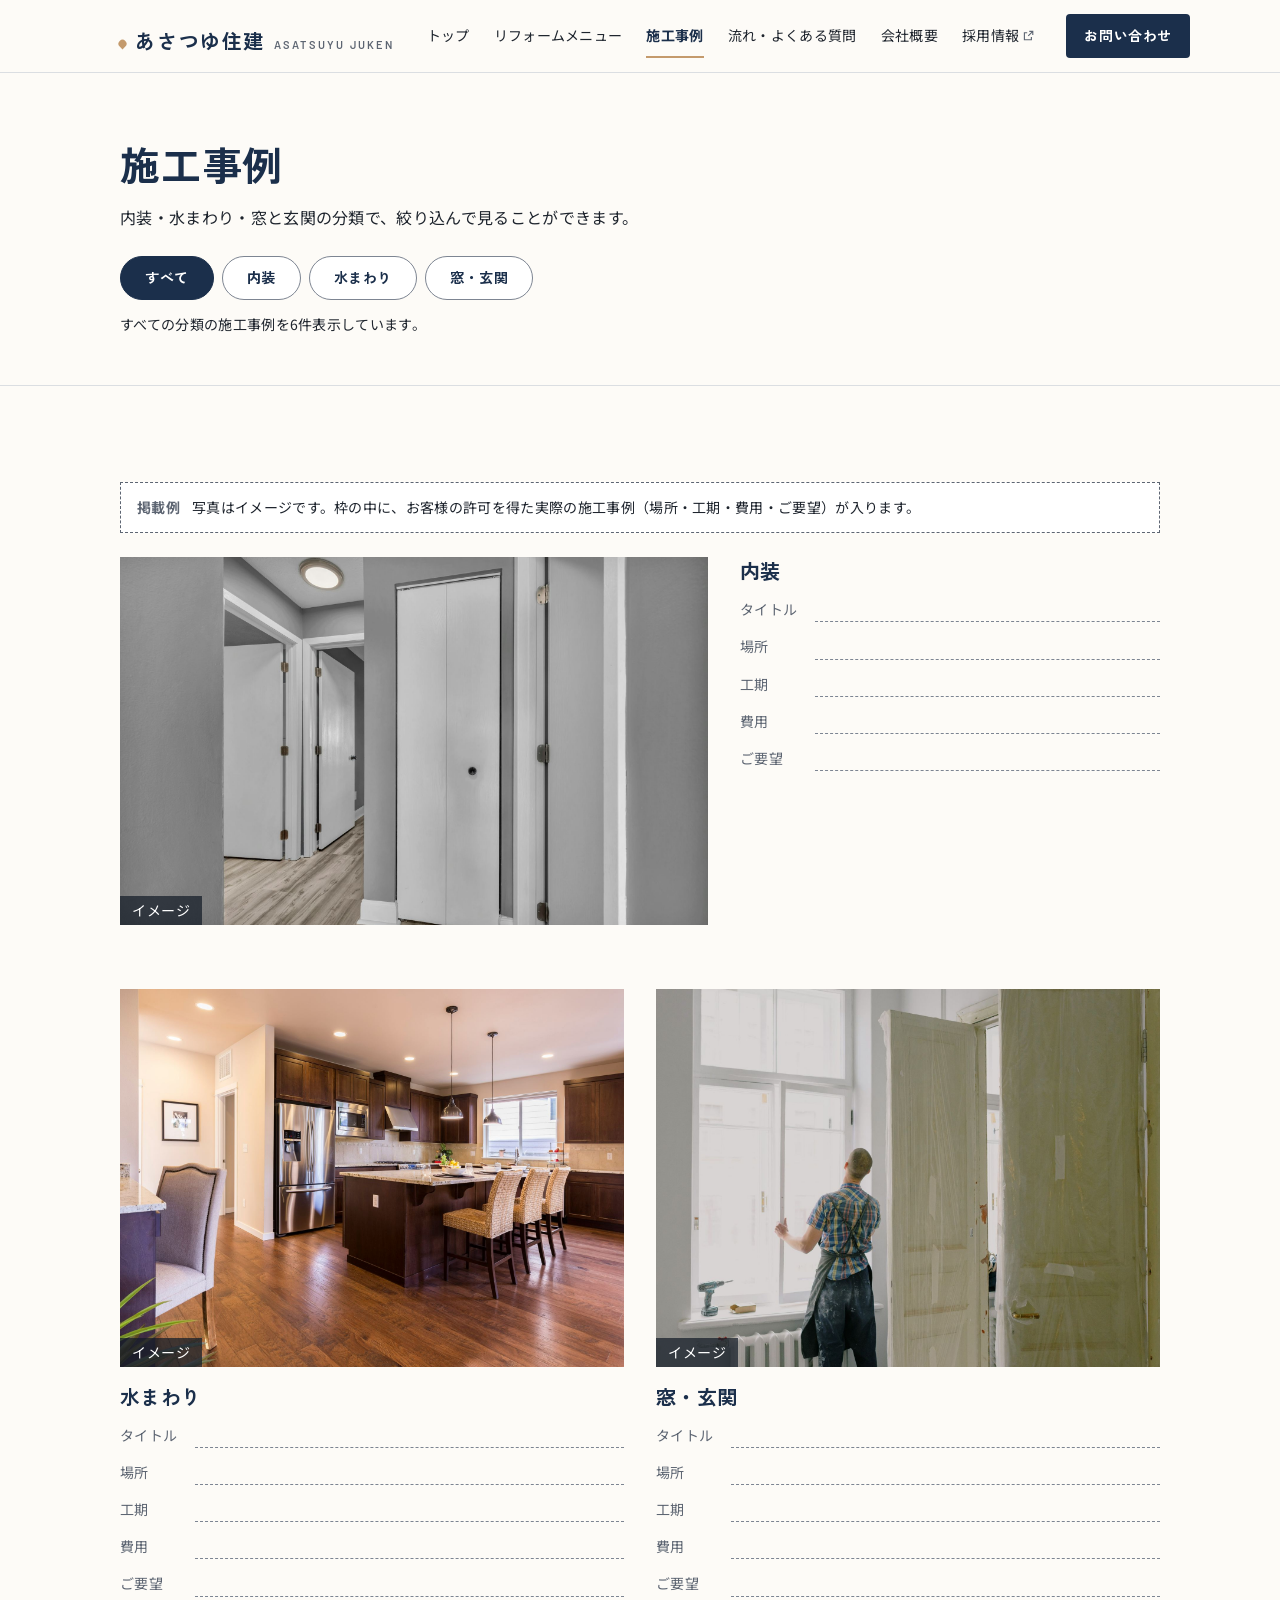
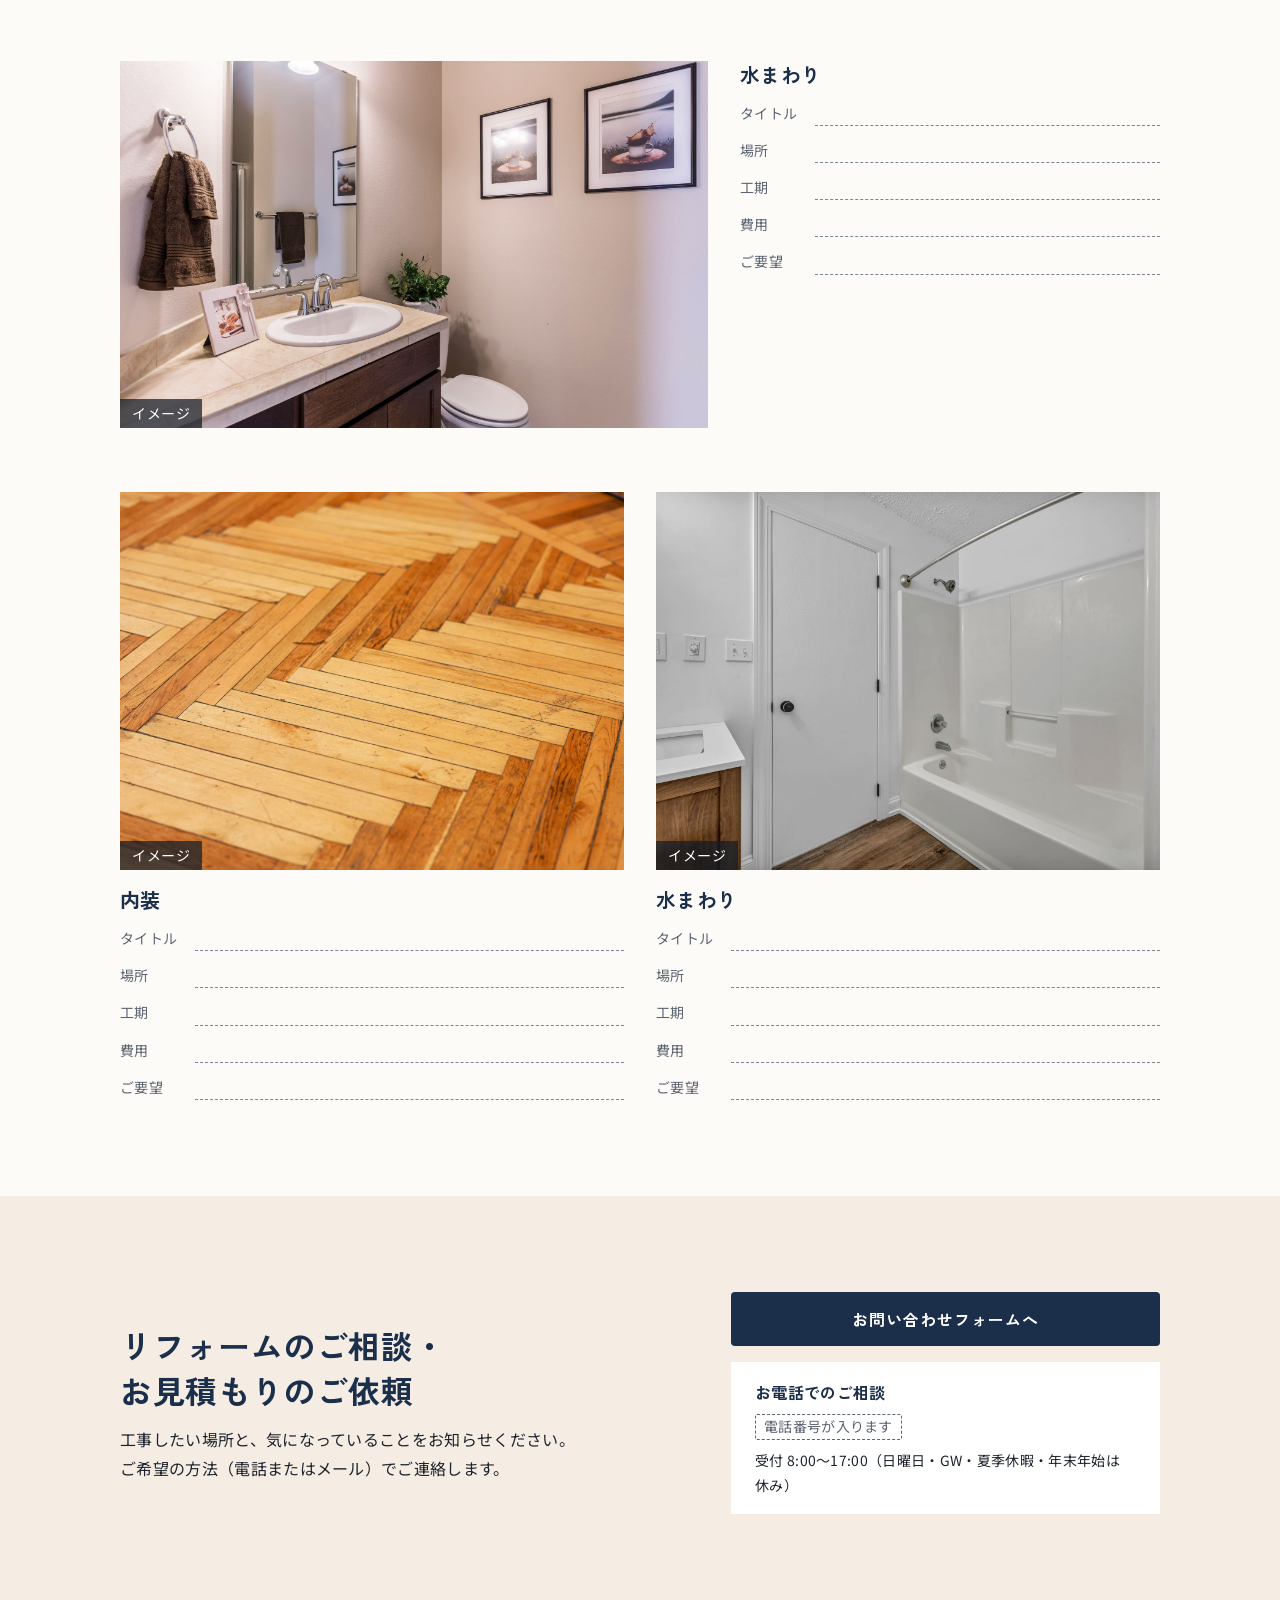
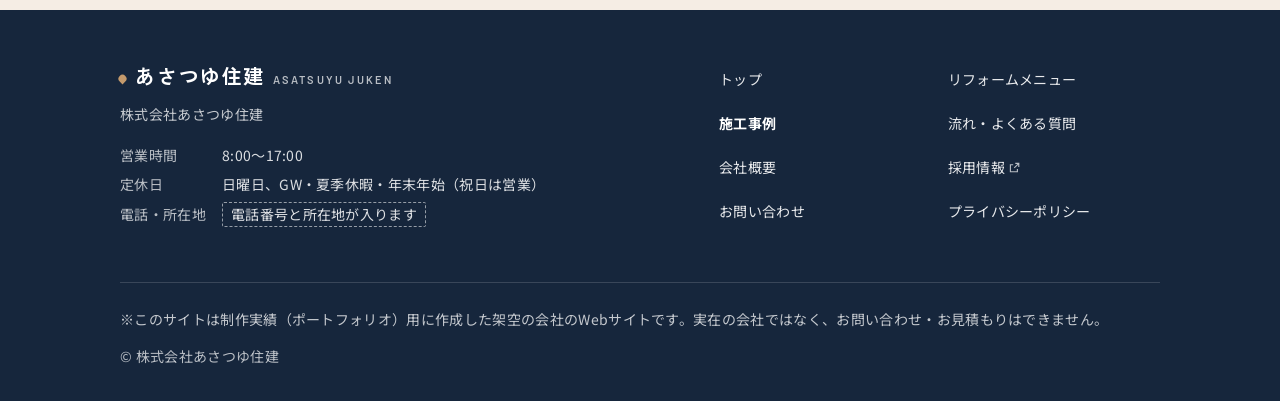
<file: works.html>
<!DOCTYPE html>
<html lang="ja">
<head>
<meta charset="UTF-8">
<meta name="viewport" content="width=device-width, initial-scale=1">
<meta name="robots" content="noindex">
<title>施工事例｜株式会社あさつゆ住建</title>
<meta name="description" content="株式会社あさつゆ住建の施工事例です。内装・水まわり・窓と玄関の分類で絞り込めます。">
<link rel="preconnect" href="https://fonts.googleapis.com">
<link rel="preconnect" href="https://fonts.gstatic.com" crossorigin>
<link href="https://fonts.googleapis.com/css2?family=Barlow:wght@600;700&family=Noto+Sans+JP:wght@400;700&family=Zen+Kaku+Gothic+New:wght@700&display=swap" rel="stylesheet">
<link rel="stylesheet" href="style.css">
<script src="script.js" defer></script>
</head>
<body>
<a class="skip" href="#main">本文へ移動</a>

<!-- ===================== ヘッダー（全ページ共通） ===================== -->
<header class="header">
  <div class="header__inner">
    <a class="logo" href="index.html" aria-label="株式会社あさつゆ住建 トップページへ">
      <span class="logo__ja">あさつゆ住建</span><span class="logo__en">ASATSUYU JUKEN</span>
    </a>
    <nav class="gnav" id="gnav" aria-label="メインメニュー">
      <ul class="gnav__list">
        <li><a href="index.html">トップ</a></li>
        <li><a href="service.html">リフォームメニュー</a></li>
        <li><a href="works.html" aria-current="page">施工事例</a></li>
        <li><a href="flow.html">流れ・よくある質問</a></li>
        <li><a href="company.html">会社概要</a></li>
        <li><a href="https://tmy-adc329.github.io/asatsuyu-lp/">採用情報<span class="sr-only">（採用ページへ移動します）</span><svg class="gnav__ext" viewBox="0 0 16 16" aria-hidden="true"><path d="M9 2h5v5M14 2L7.5 8.5M12 10v4H2V4h4" fill="none" stroke="currentColor" stroke-width="1.6"/></svg></a></li>
      </ul>
    </nav>
    <a class="btn btn--navy header__cta" href="contact.html">お問い合わせ</a>
    <button class="menu-btn" type="button" aria-expanded="false" aria-controls="gnav"><span class="menu-btn__bar"></span><span class="sr-only">メニューを開く</span></button>
  </div>
</header>

<main id="main">

  <!-- ===================== ページの見出し（絞り込みもここで） ===================== -->
  <div class="page-head page-head--line">
    <div class="wrap">
      <h1>施工事例</h1>
      <p class="page-head__lead">内装・水まわり・窓と玄関の分類で、絞り込んで見ることができます。</p>
      <div class="filter" role="group" aria-label="分類で絞り込む">
        <button type="button" data-filter="all" aria-pressed="true">すべて</button>
        <button type="button" data-filter="interior" aria-pressed="false">内装</button>
        <button type="button" data-filter="water" aria-pressed="false">水まわり</button>
        <button type="button" data-filter="window" aria-pressed="false">窓・玄関</button>
      </div>
      <p class="filter-status" aria-live="polite">すべての分類の施工事例を6件表示しています。</p>
    </div>
  </div>

  <section class="sec" aria-label="施工事例の一覧">
    <div class="wrap">
      <!-- CLIENT: 施工事例は、お客様の許可を得た実際の現場の写真と内容に差し替える -->
      <p class="sample-note"><span class="sample-note__tag">掲載例</span>写真はイメージです。枠の中に、お客様の許可を得た実際の施工事例（場所・工期・費用・ご要望）が入ります。</p>

      <div class="case-grid" data-filter="all">
        <!-- CLIENT: 施工事例（写真はお客様の許可を得た実際の現場のもの） -->
        <article class="case case--wide" data-cat="interior">
          <figure class="photo case__photo">
            <img src="images/08_finish_hallway.jpg" alt="室内ドアが並ぶ廊下のイメージ" width="1920" height="1280" fetchpriority="high">
            <figcaption class="photo-cap">イメージ</figcaption>
          </figure>
          <div class="case__body">
            <h3 class="case__cat">内装</h3>
            <dl class="case__data">
              <div><dt>タイトル</dt><dd class="blank"><span class="sr-only">掲載例</span></dd></div>
              <div><dt>場所</dt><dd class="blank"><span class="sr-only">掲載例</span></dd></div>
              <div><dt>工期</dt><dd class="blank"><span class="sr-only">掲載例</span></dd></div>
              <div><dt>費用</dt><dd class="blank"><span class="sr-only">掲載例</span></dd></div>
              <div><dt>ご要望</dt><dd class="blank"><span class="sr-only">掲載例</span></dd></div>
            </dl>
          </div>
        </article>
        <!-- CLIENT: 施工事例（写真はお客様の許可を得た実際の現場のもの） -->
        <article class="case" data-cat="water">
          <figure class="photo case__photo">
            <img src="images/07_finish_kitchen.jpg" alt="木の床と濃い茶色の戸棚があるキッチンのイメージ" width="1920" height="1280" loading="lazy">
            <figcaption class="photo-cap">イメージ</figcaption>
          </figure>
          <div class="case__body">
            <h3 class="case__cat">水まわり</h3>
            <dl class="case__data">
              <div><dt>タイトル</dt><dd class="blank"><span class="sr-only">掲載例</span></dd></div>
              <div><dt>場所</dt><dd class="blank"><span class="sr-only">掲載例</span></dd></div>
              <div><dt>工期</dt><dd class="blank"><span class="sr-only">掲載例</span></dd></div>
              <div><dt>費用</dt><dd class="blank"><span class="sr-only">掲載例</span></dd></div>
              <div><dt>ご要望</dt><dd class="blank"><span class="sr-only">掲載例</span></dd></div>
            </dl>
          </div>
        </article>
        <!-- CLIENT: 施工事例（写真はお客様の許可を得た実際の現場のもの） -->
        <article class="case" data-cat="window">
          <figure class="photo case__photo">
            <img src="images/01_hero_window-install.jpg" alt="窓を取り付ける作業のイメージ" width="1920" height="1282" loading="lazy">
            <figcaption class="photo-cap">イメージ</figcaption>
          </figure>
          <div class="case__body">
            <h3 class="case__cat">窓・玄関</h3>
            <dl class="case__data">
              <div><dt>タイトル</dt><dd class="blank"><span class="sr-only">掲載例</span></dd></div>
              <div><dt>場所</dt><dd class="blank"><span class="sr-only">掲載例</span></dd></div>
              <div><dt>工期</dt><dd class="blank"><span class="sr-only">掲載例</span></dd></div>
              <div><dt>費用</dt><dd class="blank"><span class="sr-only">掲載例</span></dd></div>
              <div><dt>ご要望</dt><dd class="blank"><span class="sr-only">掲載例</span></dd></div>
            </dl>
          </div>
        </article>
        <!-- CLIENT: 施工事例（写真はお客様の許可を得た実際の現場のもの） -->
        <article class="case case--wide" data-cat="water">
          <figure class="photo case__photo">
            <img src="images/12_water_powder-room.jpg" alt="洗面台とトイレのイメージ" width="1920" height="1280" loading="lazy">
            <figcaption class="photo-cap">イメージ</figcaption>
          </figure>
          <div class="case__body">
            <h3 class="case__cat">水まわり</h3>
            <dl class="case__data">
              <div><dt>タイトル</dt><dd class="blank"><span class="sr-only">掲載例</span></dd></div>
              <div><dt>場所</dt><dd class="blank"><span class="sr-only">掲載例</span></dd></div>
              <div><dt>工期</dt><dd class="blank"><span class="sr-only">掲載例</span></dd></div>
              <div><dt>費用</dt><dd class="blank"><span class="sr-only">掲載例</span></dd></div>
              <div><dt>ご要望</dt><dd class="blank"><span class="sr-only">掲載例</span></dd></div>
            </dl>
          </div>
        </article>
        <!-- CLIENT: 施工事例（写真はお客様の許可を得た実際の現場のもの） -->
        <article class="case" data-cat="interior">
          <figure class="photo case__photo">
            <img src="images/11_bg_wood-floor.jpg" alt="木の床のイメージ" width="1920" height="1280" loading="lazy">
            <figcaption class="photo-cap">イメージ</figcaption>
          </figure>
          <div class="case__body">
            <h3 class="case__cat">内装</h3>
            <dl class="case__data">
              <div><dt>タイトル</dt><dd class="blank"><span class="sr-only">掲載例</span></dd></div>
              <div><dt>場所</dt><dd class="blank"><span class="sr-only">掲載例</span></dd></div>
              <div><dt>工期</dt><dd class="blank"><span class="sr-only">掲載例</span></dd></div>
              <div><dt>費用</dt><dd class="blank"><span class="sr-only">掲載例</span></dd></div>
              <div><dt>ご要望</dt><dd class="blank"><span class="sr-only">掲載例</span></dd></div>
            </dl>
          </div>
        </article>
        <!-- CLIENT: 施工事例（写真はお客様の許可を得た実際の現場のもの） -->
        <article class="case" data-cat="water">
          <figure class="photo case__photo">
            <img src="images/13_water_bathroom.jpg" alt="浴槽と洗面台がある浴室のイメージ" width="1920" height="1282" loading="lazy">
            <figcaption class="photo-cap">イメージ</figcaption>
          </figure>
          <div class="case__body">
            <h3 class="case__cat">水まわり</h3>
            <dl class="case__data">
              <div><dt>タイトル</dt><dd class="blank"><span class="sr-only">掲載例</span></dd></div>
              <div><dt>場所</dt><dd class="blank"><span class="sr-only">掲載例</span></dd></div>
              <div><dt>工期</dt><dd class="blank"><span class="sr-only">掲載例</span></dd></div>
              <div><dt>費用</dt><dd class="blank"><span class="sr-only">掲載例</span></dd></div>
              <div><dt>ご要望</dt><dd class="blank"><span class="sr-only">掲載例</span></dd></div>
            </dl>
          </div>
        </article>
      </div>
    </div>
  </section>

  <!-- ===================== お問い合わせの案内（共通） ===================== -->
  <section class="sec cta" aria-labelledby="cta-title">
    <div class="wrap cta__inner">
      <div>
        <h2 id="cta-title">リフォームのご相談・<wbr>お見積もりのご依頼</h2>
        <p class="cta__lead">工事したい場所と、気になっていることをお知らせください。ご希望の方法（電話またはメール）でご連絡します。</p>
      </div>
      <div class="cta__actions">
        <a class="btn btn--navy" href="contact.html">お問い合わせフォームへ</a>
        <div class="tel">
          <p class="tel__label">お電話でのご相談</p>
          <p class="tel__num"><!-- CLIENT: 電話番号 --><span class="ph">電話番号が入ります</span></p>
          <p class="tel__hours">受付 8:00〜17:00（日曜日・GW・夏季休暇・年末年始は休み）</p>
        </div>
      </div>
    </div>
  </section>
</main>

<!-- ===================== フッター（全ページ共通） ===================== -->
<footer class="footer">
  <div class="wrap footer__inner">
    <div>
      <a class="logo" href="index.html" aria-label="株式会社あさつゆ住建 トップページへ"><span class="logo__ja">あさつゆ住建</span><span class="logo__en">ASATSUYU JUKEN</span></a>
      <p class="footer__name">株式会社あさつゆ住建</p>
      <dl class="footer__info">
        <dt>営業時間</dt><dd>8:00〜17:00</dd>
        <dt>定休日</dt><dd>日曜日、GW・夏季休暇・年末年始（祝日は営業）</dd>
        <dt>電話・所在地</dt><dd><!-- CLIENT: 電話番号 --><!-- CLIENT: 所在地 --><span class="ph">電話番号と所在地が入ります</span></dd>
      </dl>
    </div>
    <nav class="footer__nav" aria-label="サイト内のページ">
      <ul>
        <li><a href="index.html">トップ</a></li>
        <li><a href="service.html">リフォームメニュー</a></li>
        <li><a href="works.html" aria-current="page">施工事例</a></li>
        <li><a href="flow.html">流れ・よくある質問</a></li>
        <li><a href="company.html">会社概要</a></li>
        <li><a href="https://tmy-adc329.github.io/asatsuyu-lp/">採用情報<span class="sr-only">（採用ページへ移動します）</span><svg class="gnav__ext" viewBox="0 0 16 16" aria-hidden="true"><path d="M9 2h5v5M14 2L7.5 8.5M12 10v4H2V4h4" fill="none" stroke="currentColor" stroke-width="1.6"/></svg></a></li>
        <li><a href="contact.html">お問い合わせ</a></li>
        <li><a href="privacy.html">プライバシーポリシー</a></li>
      </ul>
    </nav>
    <div class="footer__bottom">
      <p class="footer__disclaimer">※このサイトは制作実績（ポートフォリオ）用に作成した架空の会社のWebサイトです。実在の会社ではなく、お問い合わせ・お見積もりはできません。</p>
      <small>&copy; 株式会社あさつゆ住建</small>
    </div>
  </div>
</footer>

</body>
</html>
</file>
<file: style.css>
@charset "UTF-8";
/* =========================================================
   株式会社あさつゆ住建 会社サイト 共通スタイル
   スマホ幅から組み、768px・1024px・1100px で広げる
   ========================================================= */

:root{
  /* ---------- 色（ブランドカラーはここ1か所） ---------- */
  --brand: #1b2f4b;   /* ブランドカラー（深いネイビー。採用LPと同じ） */
  --wood:  #c49a6c;   /* 木の色（アクセントに少量） */

  --brand-dark:  color-mix(in srgb, var(--brand) 80%, #000);
  --brand-soft:  color-mix(in srgb, var(--brand) 6%, #fff);
  --brand-line:  color-mix(in srgb, var(--brand) 16%, #fff);
  --wood-bg:     color-mix(in srgb, var(--wood) 14%, #fdfbf7);
  --wood-deep:   color-mix(in srgb, var(--wood) 50%, #3a2614); /* 木の色の文字・フォーカス表示（背景に対して4.5:1以上） */
  --paper: #fdfbf7;
  --ink:   #1e242d;
  --muted: #5d6572;
  --field-line: #7d8592; /* 入力欄・選択肢の枠（3:1以上） */
  --error: #b3261e;
  --focus: var(--wood-deep);

  /* ---------- 書体 ---------- */
  --font-head: "Zen Kaku Gothic New", "Hiragino Sans", "Hiragino Kaku Gothic ProN", sans-serif;
  --font-body: "Noto Sans JP", "Hiragino Sans", "Hiragino Kaku Gothic ProN", sans-serif;
  --font-num:  "Barlow", "Zen Kaku Gothic New", sans-serif;

  /* ---------- 文字サイズの段階 ---------- */
  --fs-sm:  .875rem;  /* 14px 注記・ラベル・フッター */
  --fs-base: 1rem;    /* 16px 本文 */
  --fs-md:  1.125rem; /* 18px */
  --fs-lg:  1.25rem;  /* 20px h3 */
  --fs-xl:  1.5rem;   /* 24px h2（スマホ） */
  --fs-2xl: 1.75rem;  /* 28px h1（スマホ） */
  --fs-3xl: 2rem;     /* 32px h2（PC） */
  --fs-4xl: 2.5rem;   /* 40px h1（PC） */
  --fs-hero: 2.75rem; /* 44px トップの h1（PC） */

  /* ---------- 余白の段階 ---------- */
  --sp-1: 4px;
  --sp-2: 8px;
  --sp-3: 12px;
  --sp-4: 16px;
  --sp-5: 24px;
  --sp-6: 32px;
  --sp-7: 48px;
  --sp-8: 64px;
  --sp-9: 96px;
  --sp-10: 120px;

  --sec-pad: var(--sp-8);  /* セクションの上下 */
  --gutter: 20px;
  --maxw: 1120px;
  --radius: 4px;
  --header-h: 64px;
}

/* ---------- 基本 ---------- */
*,*::before,*::after{box-sizing:border-box}
html{scroll-behavior:smooth;scroll-padding-top:calc(var(--header-h) + var(--sp-4))}
body{
  margin:0;background:var(--paper);color:var(--ink);
  font-family:var(--font-body);font-size:var(--fs-base);line-height:1.8;letter-spacing:.02em;
  -webkit-text-size-adjust:100%;
  word-break:auto-phrase; /* 対応ブラウザでは、言葉の途中で改行しない */
}
img{display:block;max-width:100%;height:auto}
a{color:inherit}
h1,h2,h3{
  font-family:var(--font-head);font-weight:700;line-height:1.4;margin:0;letter-spacing:.02em;
  word-break:keep-all;overflow-wrap:anywhere
}
@supports (word-break:auto-phrase){
  h1,h2,h3{word-break:auto-phrase;text-wrap:balance}
}
p{margin:0}
main p{max-width:40em}
ul,ol{margin:0;padding:0;list-style:none}
dl,dd,figure{margin:0}
table{border-collapse:collapse;width:100%}
.wrap{width:100%;max-width:var(--maxw);margin-inline:auto;padding-inline:var(--gutter)}
.sr-only{position:absolute;width:1px;height:1px;overflow:hidden;clip:rect(0 0 0 0);white-space:nowrap}
.nowrap{white-space:nowrap}
.num{font-family:var(--font-num);font-weight:700;letter-spacing:.01em}

.skip{position:absolute;left:var(--sp-2);top:-60px;z-index:100;padding:var(--sp-2) var(--sp-4);background:var(--brand);color:#fff;text-decoration:none}
.skip:focus{top:var(--sp-2)}

a:focus-visible,button:focus-visible,summary:focus-visible{outline:2px solid var(--focus);outline-offset:3px}
.sec--navy,.footer{--focus:var(--wood)}

/* ---------- 仮表示（CLIENT コメントとセット） ---------- */
/* 1か所だけの仮の値 */
.ph{
  display:inline-block;padding:0 var(--sp-2);border:1px dashed var(--muted);border-radius:2px;
  background:#fff;color:var(--muted);font-size:var(--fs-sm);font-weight:400;line-height:1.7
}
/* セクションごとに1つにまとめた「掲載例」の注記 */
.sample-note{
  display:flex;flex-wrap:wrap;align-items:baseline;gap:var(--sp-1) var(--sp-3);
  padding:var(--sp-3) var(--sp-4);border:1px dashed var(--muted);background:#fff;
  font-size:var(--fs-sm);color:var(--ink)
}
main .sample-note{max-width:none}
.sample-note__tag{flex:none;font-weight:700;color:var(--muted)}
/* 写真・地図などが入る枠 */
.ph-block{
  display:flex;align-items:center;justify-content:center;padding:var(--sp-5);text-align:center;
  border:1px dashed var(--muted);background:#fff;color:var(--muted);font-size:var(--fs-sm)
}
/* 文字が入る欄（見本の線） */
.blank{display:block;min-height:1.6em;border-bottom:1px dashed var(--field-line)}

/* ---------- 写真と「イメージ」の表示 ---------- */
.photo{position:relative;overflow:hidden;background:var(--brand-soft)}
.photo img{width:100%;height:100%;object-fit:cover}
.photo-cap{
  position:absolute;left:0;bottom:0;padding:var(--sp-1) var(--sp-3);
  background:rgba(20,28,40,.72);color:#fff;font-size:var(--fs-sm);letter-spacing:.04em;line-height:1.5
}

/* ---------- ボタン・リンク ---------- */
.btn{
  display:inline-flex;align-items:center;justify-content:center;gap:var(--sp-2);
  min-height:54px;padding:var(--sp-3) var(--sp-5);border-radius:var(--radius);
  font-family:var(--font-head);font-weight:700;font-size:var(--fs-base);letter-spacing:.06em;line-height:1.4;
  text-decoration:none;cursor:pointer;border:2px solid transparent;
  transition:background .2s,color .2s,border-color .2s;
}
.btn svg{width:18px;height:18px;flex:none}
.btn--navy{background:var(--brand);color:#fff}
.btn--navy:hover{background:var(--brand-dark)}
.btn--outline{border-color:var(--brand);color:var(--brand);background:transparent}
.btn--outline:hover{background:var(--brand-soft)}

/* 3番目に大事な行き先（文字のリンク） */
.more{
  display:inline-flex;align-items:center;gap:var(--sp-2);min-height:44px;
  font-family:var(--font-head);font-weight:700;color:var(--brand);
  text-decoration:underline;text-decoration-thickness:1px;text-underline-offset:6px
}
.more::after{content:"";flex:none;width:.5em;height:.5em;border-top:2px solid currentColor;border-right:2px solid currentColor;transform:rotate(45deg)}
.more:hover{color:var(--wood-deep)}

/* =========================================================
   ヘッダー（全ページ共通）
   ========================================================= */
.header{position:sticky;top:0;z-index:50;background:var(--paper);border-bottom:1px solid var(--brand-line)}
.header__inner{
  display:flex;align-items:center;gap:var(--sp-3);flex-wrap:wrap;
  min-height:var(--header-h);max-width:var(--maxw);margin-inline:auto;padding-inline:var(--gutter)
}
.logo{display:flex;align-items:baseline;gap:.55em;min-height:44px;padding-top:10px;margin-right:auto;text-decoration:none;color:var(--brand)}
.logo__ja{font-family:var(--font-head);font-weight:700;font-size:var(--fs-lg);letter-spacing:.08em;white-space:nowrap}
.logo__ja::before{
  content:"";display:inline-block;width:.42em;height:.42em;margin-right:.35em;
  border-radius:50% 50% 50% 0;transform:rotate(-45deg) translateY(-.1em);background:var(--wood)
}
.logo__en{display:none;font-family:var(--font-num);font-weight:600;font-size:.6875rem;letter-spacing:.2em;color:var(--muted);white-space:nowrap}
.header__cta.btn{min-height:44px;padding:var(--sp-2) var(--sp-4);font-size:var(--fs-sm);letter-spacing:.04em;white-space:nowrap}
.header__cta[aria-current="page"]{background:var(--brand-dark)}

.menu-btn{
  display:none;position:relative;width:44px;height:44px;margin-right:-8px;padding:0;
  border:0;background:transparent;color:var(--brand);cursor:pointer
}
.menu-btn__bar,.menu-btn__bar::before,.menu-btn__bar::after{
  position:absolute;left:11px;width:22px;height:2px;background:currentColor;transition:transform .2s,opacity .2s
}
.menu-btn__bar{top:21px}
.menu-btn__bar::before,.menu-btn__bar::after{content:"";left:0}
.menu-btn__bar::before{top:-7px}
.menu-btn__bar::after{top:7px}
.menu-btn[aria-expanded="true"] .menu-btn__bar{background:transparent}
.menu-btn[aria-expanded="true"] .menu-btn__bar::before{transform:translateY(7px) rotate(45deg);background:var(--brand)}
.menu-btn[aria-expanded="true"] .menu-btn__bar::after{transform:translateY(-7px) rotate(-45deg);background:var(--brand)}

/* メニュー：JavaScriptが無いときは、ロゴの下に並べて表示する */
.gnav{order:5;width:100%;padding-bottom:var(--sp-2)}
.gnav__list{display:flex;flex-wrap:wrap;gap:0 var(--sp-4);font-size:var(--fs-sm)}
.gnav__list a{display:inline-flex;align-items:center;gap:var(--sp-1);min-height:44px;text-decoration:none;color:var(--ink)}
.gnav__list a:hover{color:var(--brand);text-decoration:underline;text-underline-offset:6px}
.gnav__list a[aria-current="page"]{color:var(--brand);font-weight:700;box-shadow:inset 0 -2px 0 var(--wood)}
.gnav__ext{width:.8em;height:.8em;flex:none;color:var(--muted)}

/* スマホ：開閉式のメニュー */
@media (max-width:1099px){
  .js .menu-btn{display:block}
  .js .gnav{
    display:none;position:absolute;left:0;right:0;top:100%;padding:var(--sp-2) var(--gutter) var(--sp-5);
    background:var(--paper);border-bottom:1px solid var(--brand-line);box-shadow:0 12px 24px rgba(20,28,40,.08);
    max-height:calc(100dvh - var(--header-h));overflow-y:auto
  }
  .js .header.is-open .gnav{display:block}
  .js .gnav__list{display:block;font-size:var(--fs-base)}
  .js .gnav__list li{border-bottom:1px solid var(--brand-line)}
  .js .gnav__list a{display:flex;min-height:52px;padding:0 var(--sp-1);font-family:var(--font-head);font-weight:700;color:var(--brand)}
  .js .gnav__list a[aria-current="page"]{box-shadow:none;color:var(--wood-deep)}
}

/* =========================================================
   セクション共通
   ========================================================= */
.sec{padding-block:var(--sec-pad)}
.sec--soft{background:var(--brand-soft)}
.sec--wood{background:var(--wood-bg)}
.sec-head{margin-bottom:var(--sp-6)}
.sec-head h2{font-size:var(--fs-xl);color:var(--brand)}
.sec-head__lead{margin-top:var(--sp-3);color:var(--muted)}
.sec-foot{margin-top:var(--sp-6)}

/* 下層ページの見出し（ページの役割ごとに背景を変える） */
.page-head{padding:var(--sp-7) 0 var(--sp-6)}
.page-head h1{font-size:var(--fs-2xl);line-height:1.35;color:var(--brand)}
.page-head__lead{margin-top:var(--sp-3);color:var(--ink)}
.page-head--wood{background:var(--wood-bg)}
.page-head--soft{background:var(--brand-soft)}
.page-head--line{border-bottom:1px solid var(--brand-line)}
.page-head--photo{padding-bottom:0}
.page-head__photo{margin-top:var(--sp-6);aspect-ratio:16/9}

/* =========================================================
   トップページ
   ========================================================= */
/* ---------- ヒーロー（主役：窓を取り付ける写真） ---------- */
.hero{position:relative}
.hero__photo{aspect-ratio:4/3}
.hero__photo img{object-position:28% 45%}
.hero .photo-cap{top:0;bottom:auto}
.hero__card{
  position:relative;margin:-40px var(--sp-4) 0 calc(var(--gutter) * -1);
  padding:var(--sp-5) var(--gutter) 0;background:var(--paper)
}
.hero h1{font-size:var(--fs-2xl);line-height:1.35;color:var(--brand);word-break:keep-all} /* 「一か所」の途中で切れないよう、<wbr> の位置だけで改行する */
.hero__lead{margin-top:var(--sp-4)}
.hero__cta{display:flex;flex-wrap:wrap;align-items:center;gap:var(--sp-3) var(--sp-5);margin-top:var(--sp-5)}
.hero__cta .btn{width:100%}

/* ---------- 工期と費用の目安（早い位置に置く情報） ---------- */
.quick{background:var(--wood-bg)}
.quick__inner{display:grid;gap:var(--sp-6)}
.quick h2{font-size:var(--fs-xl);color:var(--brand)}
.quick .price{margin-top:var(--sp-4)}
.quick__note{margin-top:var(--sp-4);font-size:var(--fs-sm)}
.quick .more{margin-top:var(--sp-2)}
.quick__info{display:grid;gap:var(--sp-1);align-content:start}
.quick__info > div{padding:var(--sp-4) var(--sp-5);background:#fff}
.quick__info dt{font-size:var(--fs-sm);font-weight:700;color:var(--wood-deep)}
.quick__info dd{font-family:var(--font-head);font-weight:700;font-size:var(--fs-lg);color:var(--brand);line-height:1.5}
.quick__info dd small{display:block;margin-top:var(--sp-1);font-family:var(--font-body);font-weight:400;font-size:var(--fs-sm);color:var(--ink)}

/* ---------- できる工事（3分類を写真で） ---------- */
.cats{display:grid;gap:var(--sp-5)}
.cat{display:grid;grid-template-columns:104px 1fr;gap:0 var(--sp-4);align-items:start}
.cat__photo{grid-row:1/4;aspect-ratio:1/1}
.cat__photo .photo-cap{padding:0 var(--sp-2)}
.cat h3{font-size:var(--fs-lg);color:var(--brand)}
.cat__items{margin-top:var(--sp-1)}
.cats-note{margin-top:var(--sp-6);font-size:var(--fs-sm);color:var(--muted)}

/* ---------- 特徴（大きな見出しと一言の並び） ---------- */
.feats{display:grid;gap:var(--sp-7)}
.feat{display:grid;gap:var(--sp-3)}
.feat h3{font-size:var(--fs-xl);line-height:1.45;color:var(--brand)}
.feat__body p + p{margin-top:var(--sp-3)}
.feat__area{font-size:var(--fs-sm)}
.area-map{max-width:360px;margin-top:var(--sp-5);padding:var(--sp-3);background:#fff}
.area-map svg{display:block;width:100%;height:auto}

/* ---------- 施工事例（トップは3件） ---------- */
.pickup{display:grid;gap:var(--sp-6)}
.sample-note + .pickup,.sample-note + .case-grid,.sample-note + .greet{margin-top:var(--sp-5)}

/* ---------- 流れ（番号つきの順路。濃い色の面） ---------- */
.sec--navy{background:var(--brand);color:#fff}
.sec--navy .sec-head h2{color:#fff}
.sec--navy .more{color:#fff}
.sec--navy .more:hover{color:var(--wood)}
.route{counter-reset:route;display:grid}
.route li{counter-increment:route;position:relative;min-height:40px;padding:var(--sp-1) 0 var(--sp-5) 56px}
.route li::before{ /* 番号 */
  content:counter(route);position:absolute;left:0;top:0;width:40px;height:40px;border-radius:50%;
  background:var(--paper);color:var(--brand);font:700 var(--fs-md)/40px var(--font-num);text-align:center
}
.route li::after{ /* つなぐ線 */
  content:"";position:absolute;left:19px;top:44px;bottom:var(--sp-1);width:2px;background:rgba(255,255,255,.35)
}
.route li:last-child{padding-bottom:0}
.route li:last-child::after{display:none}
.route b{display:block;font-family:var(--font-head);font-size:var(--fs-md);line-height:1.5}
.route span{display:block;margin-top:var(--sp-1);font-size:var(--fs-sm);color:rgba(255,255,255,.85)}

/* ---------- 採用情報への案内 ---------- */
.recruit{display:grid;gap:var(--sp-5);padding:var(--sp-6) var(--sp-5);border:1px solid var(--brand-line);background:#fff}
.recruit h2{font-size:var(--fs-xl);color:var(--brand)}
.recruit__text{display:grid;gap:var(--sp-3)}

/* ---------- お問い合わせの案内（各ページの最後） ---------- */
.cta{background:var(--wood-bg)}
.cta__inner{display:grid;gap:var(--sp-6)}
.cta h2{font-size:var(--fs-xl);color:var(--brand)}
.cta__lead{margin-top:var(--sp-3)}
.cta__actions{display:grid;gap:var(--sp-4)}
.cta__actions .btn{width:100%}
.tel{padding:var(--sp-4) var(--sp-5);background:#fff}
.tel__label{font-family:var(--font-head);font-weight:700;color:var(--brand)}
.tel__num{margin-top:var(--sp-1)}
.tel__hours{margin-top:var(--sp-2);font-size:var(--fs-sm)}

/* =========================================================
   施工事例のカード（トップ・施工事例ページ共通）
   ========================================================= */
.case{display:grid;gap:var(--sp-4);align-content:start}
.case__photo{aspect-ratio:4/3}
.case__cat{font-size:var(--fs-lg);color:var(--brand)}
.case__data{display:grid;gap:var(--sp-3);margin-top:var(--sp-3);font-size:var(--fs-sm)}
.case__data > div{display:grid;grid-template-columns:4.5em 1fr;gap:var(--sp-3);align-items:end}
.case__data dt{color:var(--muted);white-space:nowrap}
.case[hidden]{display:none}

/* 施工事例ページ */
.filter{display:flex;flex-wrap:wrap;gap:var(--sp-2);margin-top:var(--sp-5)}
.filter button{
  min-height:44px;padding:var(--sp-2) var(--sp-5);border:1px solid var(--field-line);border-radius:999px;
  background:#fff;color:var(--brand);font:700 var(--fs-sm)/1.4 var(--font-head);letter-spacing:.04em;cursor:pointer;
  transition:background .15s,border-color .15s,color .15s
}
.filter button:hover{border-color:var(--brand)}
.filter button[aria-pressed="true"]{background:var(--brand);border-color:var(--brand);color:#fff}
.filter-status{margin-top:var(--sp-3);font-size:var(--fs-sm)}
.case-grid{display:grid;gap:var(--sp-7)}

/* =========================================================
   リフォームメニュー（3分類の見出しを色の面で区切る）
   ========================================================= */
.jump{display:grid;grid-auto-flow:column;grid-auto-columns:1fr;gap:var(--sp-2);max-width:560px;margin-top:var(--sp-5)}
.jump .btn{padding-inline:var(--sp-2);background:#fff}
.menu-head{padding-block:var(--sp-7);background:var(--brand-soft)}
.menu-head__inner{display:grid;gap:var(--sp-5)}
.menu-head h2{font-size:var(--fs-3xl);color:var(--brand)}
.menu__desc{margin-top:var(--sp-3)}
.menu__caution{margin-top:var(--sp-4);padding:var(--sp-4) var(--sp-5);background:#fff}
.menu__photo{aspect-ratio:3/2}
.menu-body{padding-block:var(--sp-6) var(--sp-8)}
.menu-body .price{max-width:800px}

/* 費用の表：スマホでは工事名・工期・費用を縦に並べる（トップの目安と共通） */
.price{font-size:var(--fs-base)}
.price caption{text-align:left;font-size:var(--fs-sm);padding-bottom:var(--sp-2)}
.price thead{position:absolute;width:1px;height:1px;overflow:hidden;clip:rect(0 0 0 0)}
.price tr{display:block;padding:var(--sp-3) 0;border-top:1px solid var(--brand-line)}
.price tr:last-child{border-bottom:1px solid var(--brand-line)}
.price th,.price td{display:block;padding:0;text-align:left}
.price tbody th{font-family:var(--font-head);font-weight:700;color:var(--brand);margin-bottom:var(--sp-1)}
.price td::before{content:attr(data-label);display:inline-block;width:10em;font-size:var(--fs-sm);color:var(--muted);white-space:nowrap}
.quick .price td::before{color:var(--wood-deep)}
.price .num{font-size:var(--fs-md);color:var(--brand)}
.price .yen{font-family:var(--font-head);font-weight:700;color:var(--brand)}

.menu-notes{display:grid;gap:var(--sp-4);padding-bottom:var(--sec-pad)}
.menu-note{padding:var(--sp-5);background:var(--brand-soft)}
.menu-note h2{font-size:var(--fs-md);color:var(--brand);margin-bottom:var(--sp-2)}

/* =========================================================
   流れ・よくある質問
   ========================================================= */
.steps{counter-reset:step;display:grid}
.step{counter-increment:step;position:relative;padding:var(--sp-1) 0 var(--sp-6) 56px}
.step::before{
  content:counter(step);position:absolute;left:0;top:0;width:40px;height:40px;border-radius:50%;
  background:var(--brand);color:#fff;font:700 var(--fs-md)/40px var(--font-num);text-align:center
}
.step::after{content:"";position:absolute;left:19px;top:44px;bottom:var(--sp-1);width:2px;background:var(--brand-line)}
.step:last-child{padding-bottom:0}
.step:last-child::after{display:none}
.step h3{font-size:var(--fs-lg);color:var(--brand)}
.step p{margin-top:var(--sp-2)}
.step__time{display:inline-block;margin-top:var(--sp-2);padding:0 var(--sp-3);background:var(--wood-bg);color:var(--wood-deep);font-size:var(--fs-sm);font-weight:700}
.step__photo{margin-top:var(--sp-4);aspect-ratio:2/1}

.faq{display:grid;gap:var(--sp-3)}
.faq details{background:#fff;border:1px solid var(--brand-line)}
.faq summary{
  position:relative;display:block;min-height:44px;padding:var(--sp-4) var(--sp-7) var(--sp-4) var(--sp-4);cursor:pointer;list-style:none;
  font-family:var(--font-head);font-weight:700;color:var(--brand);line-height:1.6
}
.faq summary::-webkit-details-marker{display:none}
.faq summary::after{
  content:"";position:absolute;right:20px;top:50%;width:9px;height:9px;margin-top:-7px;
  border-right:2px solid var(--wood-deep);border-bottom:2px solid var(--wood-deep);transform:rotate(45deg);transition:transform .2s
}
.faq details[open] summary::after{transform:rotate(-135deg);margin-top:-2px}
.faq__a{padding:0 var(--sp-4) var(--sp-5)}
.faq__a p + p{margin-top:var(--sp-2)}

/* =========================================================
   会社概要
   ========================================================= */
.info{border-collapse:separate;border-spacing:0 var(--sp-1)}
.info th,.info td{display:block;padding:var(--sp-3) var(--sp-4);text-align:left;vertical-align:top}
.info th{background:var(--brand-soft);font-family:var(--font-head);font-weight:700;color:var(--brand)}
.info td{background:#fff}
.info td small{display:block;margin-top:var(--sp-1);font-size:var(--fs-sm)}
.info + .sample-note{margin-top:var(--sp-4)}

.greet{display:grid;gap:var(--sp-5)}
.greet__photo{aspect-ratio:3/4;max-width:240px}
.greet__text{display:grid;gap:var(--sp-4)}
.greet__text .blank:last-child{width:60%}
.greet__name{display:flex;gap:var(--sp-3);align-items:end;justify-content:flex-end}
.greet__name .blank{width:8em}

.access__map{min-height:280px}
.ph-block .sample-note__tag{margin-right:var(--sp-3)}

/* =========================================================
   お問い合わせ
   ========================================================= */
.contact{display:grid;gap:var(--sp-6)}
.contact__side{display:grid;gap:var(--sp-5);align-content:start}
.contact__side .tel{border:1px solid var(--brand-line)}
.contact__photo{aspect-ratio:4/3}
.after{padding:var(--sp-5);background:var(--brand-soft)}
.after h2{font-size:var(--fs-md);color:var(--brand)}
.after ol{margin-top:var(--sp-2);display:grid;gap:var(--sp-2);list-style:disc;padding-left:1.2em}
.after li::marker{color:var(--wood-deep)}
.after .more{margin-top:var(--sp-2)}

.form{display:grid;gap:var(--sp-5);padding:var(--sp-6) var(--sp-5);background:#fff;border:1px solid var(--brand-line)}
.field{display:grid;gap:var(--sp-2);border:0;margin:0;padding:0;min-width:0}
.field > label,.field legend{
  display:flex;align-items:center;gap:var(--sp-2);padding:0;margin-bottom:var(--sp-2);
  font-family:var(--font-head);font-weight:700;color:var(--brand)
}
.req-tag,.opt-tag{font-family:var(--font-body);font-size:var(--fs-sm);font-weight:700;padding:0 var(--sp-2);border-radius:2px;letter-spacing:.04em;line-height:1.6}
.req-tag{background:var(--brand);color:#fff}
.opt-tag{background:var(--brand-line);color:var(--brand)}
.field__hint{font-size:var(--fs-sm);color:var(--muted)}
.form input[type="text"],.form input[type="tel"],.form input[type="email"],.form textarea{
  width:100%;min-height:50px;padding:var(--sp-3) var(--sp-4);border:1px solid var(--field-line);border-radius:var(--radius);
  background:var(--paper);font:inherit;font-size:16px;color:var(--ink)
}
.form textarea{min-height:140px;resize:vertical}
.form input:focus,.form textarea:focus{outline:2px solid var(--focus);outline-offset:1px;border-color:var(--brand)}
.choices{display:grid;grid-template-columns:1fr 1fr;gap:var(--sp-2)}
.choices--1{grid-template-columns:1fr}
.choice{position:relative}
.choice input{position:absolute;opacity:0;width:1px;height:1px}
.choice span{
  display:flex;align-items:center;gap:var(--sp-2);min-height:48px;padding:var(--sp-2) var(--sp-3);
  border:1px solid var(--field-line);border-radius:var(--radius);background:var(--paper);cursor:pointer;line-height:1.4
}
.choice span::before{content:"";flex:none;width:18px;height:18px;border:2px solid var(--field-line);background:#fff}
.choice input[type="radio"] + span::before{border-radius:50%}
.choice input[type="checkbox"] + span::before{border-radius:3px}
.choice input:checked + span{border-color:var(--brand);background:var(--brand-soft)}
.choice input[type="radio"]:checked + span::before{border:6px solid var(--brand)}
.choice input[type="checkbox"]:checked + span::before{
  border-color:var(--brand);
  background:var(--brand) url("data:image/svg+xml,%3Csvg xmlns='http://www.w3.org/2000/svg' viewBox='0 0 16 16'%3E%3Cpath d='M3 8.5l3 3 7-7' fill='none' stroke='%23fff' stroke-width='2.4'/%3E%3C/svg%3E") center/12px no-repeat
}
.choice input:focus-visible + span{outline:2px solid var(--focus);outline-offset:2px}
.field__error{display:none;font-size:var(--fs-sm);font-weight:700;color:var(--error)}
.field.is-error .field__error{display:block}
.field.is-error input[type="text"],.field.is-error input[type="tel"],.field.is-error input[type="email"]{border-color:var(--error)}
.field.is-error .choice span{border-color:var(--error)}
.form__privacy{font-size:var(--fs-sm)}
.form__privacy a{color:var(--brand)}
.form .btn{width:100%}
.form__done{display:none;padding:var(--sp-4);background:var(--brand-soft);color:var(--brand);font-weight:700}
.form__done.is-show{display:block}

/* =========================================================
   プライバシーポリシー（1本の読み物）
   ========================================================= */
.sample{margin-bottom:var(--sp-6);padding:var(--sp-4) var(--sp-5);border:2px dashed var(--muted);background:#fff;font-weight:700;color:var(--muted)}
.policy{max-width:40em}
.policy > p{margin-bottom:var(--sp-6)}
.policy section + section{margin-top:var(--sp-6)}
.policy h2{font-size:var(--fs-lg);color:var(--brand);padding-bottom:var(--sp-2);border-bottom:1px solid var(--brand-line);margin-bottom:var(--sp-3)}
.policy p + p{margin-top:var(--sp-3)}
.policy ul{list-style:disc;padding-left:1.3em;display:grid;gap:var(--sp-1);margin-top:var(--sp-2)}
.policy dl{display:grid;grid-template-columns:auto 1fr;gap:var(--sp-2) var(--sp-4);margin-top:var(--sp-4);padding:var(--sp-4) var(--sp-5);background:var(--brand-soft)}
.policy dt{font-weight:700;color:var(--brand)}

/* =========================================================
   フッター（全ページ共通・濃い色の面）
   ========================================================= */
.footer{background:var(--brand-dark);color:rgba(255,255,255,.85);padding:var(--sp-7) 0 var(--sp-6);font-size:var(--fs-sm)}
.footer__inner{display:grid;gap:var(--sp-6)}
.footer .logo{color:#fff;padding-top:0}
.footer .logo__en{display:inline;color:rgba(255,255,255,.7)}
.footer__name{color:rgba(255,255,255,.75)}
.footer__info{display:grid;grid-template-columns:auto 1fr;gap:var(--sp-1) var(--sp-4);margin-top:var(--sp-4)}
.footer__info dt{color:rgba(255,255,255,.7);white-space:nowrap}
.footer .ph{color:rgba(255,255,255,.85);border-color:rgba(255,255,255,.55);background:transparent}
.footer__nav ul{display:grid;grid-template-columns:1fr 1fr;gap:0 var(--sp-4)}
.footer__nav a{display:inline-flex;align-items:center;gap:var(--sp-1);min-height:44px;text-decoration:none;color:rgba(255,255,255,.9)}
.footer__nav a:hover{color:#fff;text-decoration:underline}
.footer__nav a[aria-current="page"]{color:#fff;font-weight:700}
.footer__nav .gnav__ext{color:rgba(255,255,255,.7)}
.footer__bottom{padding-top:var(--sp-5);border-top:1px solid rgba(255,255,255,.15)}
.footer__disclaimer{color:rgba(255,255,255,.75)}
.footer small{display:block;margin-top:var(--sp-3);font-size:var(--fs-sm);color:rgba(255,255,255,.7)}

/* =========================================================
   タブレット以上（768px〜）
   ========================================================= */
@media (min-width:768px){
  :root{--gutter:40px;--header-h:72px;--sec-pad:var(--sp-9)}
  .logo__en{display:inline}
  .sec-head{margin-bottom:var(--sp-7)}
  .sec-head h2,.quick h2,.recruit h2,.cta h2{font-size:var(--fs-3xl)}
  .page-head{padding:var(--sp-8) 0 var(--sp-7)}
  .page-head h1{font-size:var(--fs-4xl)}
  .page-head--photo{padding-bottom:0}
  .page-head__photo{aspect-ratio:3/1;margin-top:var(--sp-7)}

  .hero__photo{aspect-ratio:16/9}
  .hero__card{max-width:640px;margin-top:-96px;padding:var(--sp-6) var(--gutter) 0}
  .hero h1{font-size:var(--fs-4xl)}
  .hero__cta .btn{width:auto}

  .cats{grid-template-columns:repeat(3,1fr);gap:var(--sp-6)}
  .cat{grid-template-columns:1fr;gap:var(--sp-2)}
  .cat__photo{grid-row:auto;aspect-ratio:4/5;margin-bottom:var(--sp-3)}
  .cat__photo .photo-cap{padding:var(--sp-1) var(--sp-3)}

  .feat{grid-template-columns:5fr 7fr;gap:var(--sp-7)}
  .feat h3{font-size:var(--fs-2xl)}

  .pickup .case{grid-template-columns:44% 1fr;column-gap:var(--sp-6)}
  .pickup .case__photo{grid-row:span 2;align-self:start}

  .recruit{grid-template-columns:1fr auto;align-items:center;gap:var(--sp-5) var(--sp-7);padding:var(--sp-7)}

  .cta__inner{grid-template-columns:1fr 1fr;gap:var(--sp-7);align-items:center}

  .case-grid{grid-template-columns:1fr 1fr;gap:var(--sp-8) var(--sp-6)}
  /* 「すべて」を表示しているときだけ、1件目と4件目を横長にして並びに変化をつける */
  .case-grid[data-filter="all"] .case--wide{grid-column:1/-1;grid-template-columns:7fr 5fr;column-gap:var(--sp-6)}
  .case-grid[data-filter="all"] .case--wide .case__photo{grid-row:span 2;aspect-ratio:16/10}

  .jump{gap:var(--sp-3)}
  .menu-head{padding-block:var(--sp-8)}
  .menu-head__inner{grid-template-columns:6fr 5fr;gap:var(--sp-7);align-items:center}
  .menu--photo-left .menu__photo{order:-1}
  .menu--photo-left .menu-head__inner{grid-template-columns:5fr 6fr}
  .menu--photo-wide .menu-head__inner{grid-template-columns:1fr}
  .menu--photo-wide .menu__photo{order:-1;aspect-ratio:3/1}
  .menu--photo-wide .menu__text{display:grid;grid-template-columns:5fr 6fr;gap:0 var(--sp-7);align-items:start}
  .menu--photo-wide .menu__caution{margin-top:0}
  .menu-notes{grid-template-columns:1fr 1fr}

  .price thead{position:static;width:auto;height:auto;overflow:visible;clip:auto}
  .price tr{display:table-row;padding:0;border:0}
  .price th,.price td{display:table-cell;padding:var(--sp-3);border-bottom:1px solid var(--brand-line);vertical-align:baseline}
  .price thead th{font-size:var(--fs-sm);font-weight:400;color:var(--muted);border-bottom:2px solid var(--brand);white-space:nowrap}
  .quick .price thead th{color:var(--wood-deep)}
  .price td{white-space:nowrap}
  .price td::before{display:none}
  .price tbody th{margin:0}
  .price th:first-child{padding-left:0}
  .price td:last-child,.price thead th:last-child{text-align:right;padding-right:0}

  .step__photo{max-width:560px}

  .info th,.info td{display:table-cell;padding:var(--sp-4) var(--sp-5)}
  .info th{width:12em}

  .greet{grid-template-columns:240px 1fr;gap:var(--sp-7);align-items:start}

  .form{padding:var(--sp-7)}
  .choices{grid-template-columns:repeat(3,1fr)}
  .choices--2{grid-template-columns:1fr 1fr}
  .choices--1{grid-template-columns:1fr}
  .form .btn{width:auto;min-width:280px;justify-self:start}

  .footer__inner{grid-template-columns:1fr 1fr;gap:var(--sp-7)}
  .footer__bottom{grid-column:1/-1}
}

/* =========================================================
   デスクトップ（1024px〜）
   ========================================================= */
@media (min-width:1024px){
  /* ヒーロー：写真を全幅で大きく見せ、文字の面を写真の右下に重ねる */
  .hero__photo{aspect-ratio:auto;height:clamp(560px,80vh,660px)}
  .hero__photo img{object-position:30% 45%}
  .hero__wrap{position:absolute;left:0;right:0;bottom:var(--sp-7)}
  .hero__card{width:620px;max-width:none;margin:0 0 0 auto;padding:var(--sp-6)}
  .hero h1{font-size:var(--fs-hero);line-height:1.3}

  .quick__inner{grid-template-columns:7fr 4fr;gap:var(--sp-8);align-items:start}

  .pickup{grid-template-columns:7fr 5fr;gap:var(--sp-6) var(--sp-7)}
  .pickup .case:first-child{grid-row:span 2;grid-template-columns:1fr}
  .pickup .case:first-child .case__photo{grid-row:auto;aspect-ratio:3/2}
  .pickup .case:not(:first-child){grid-template-columns:1fr}
  .pickup .case:not(:first-child) .case__photo{grid-row:auto;aspect-ratio:2/1}

  .route{grid-template-columns:repeat(7,1fr);gap:0 var(--sp-4)}
  .route li{padding:56px 0 0}
  .route li::after{left:48px;right:calc(var(--sp-4) * -1 + 4px);top:19px;bottom:auto;width:auto;height:2px}
  .route b{font-size:var(--fs-base)}

  .cta__inner{grid-template-columns:6fr 5fr;gap:var(--sp-9)}

  .steps-wrap{display:grid;grid-template-columns:7fr 4fr;gap:var(--sp-9);align-items:start}
  .steps-wrap__photo{display:block;position:sticky;top:calc(var(--header-h) + var(--sp-6));aspect-ratio:2/3}

  .faq-wrap{display:grid;grid-template-columns:4fr 8fr;gap:var(--sp-8);align-items:start}
  .faq-wrap .sec-head{position:sticky;top:calc(var(--header-h) + var(--sp-6))}

  .info-wrap{display:grid;grid-template-columns:4fr 8fr;gap:var(--sp-8);align-items:start}
  .info-wrap .sec-head{position:sticky;top:calc(var(--header-h) + var(--sp-6))}

  .contact{grid-template-columns:7fr 4fr;gap:var(--sp-8);align-items:start}
  .contact__side{position:sticky;top:calc(var(--header-h) + var(--sp-5))}

  .footer__inner{grid-template-columns:5fr 4fr}
}

/* 横並びのメニュー（1100px〜） */
@media (min-width:1100px){
  .header__inner{flex-wrap:nowrap;gap:var(--sp-6)}
  .gnav{order:0;width:auto;padding:0}
  .gnav__list{flex-wrap:nowrap;gap:0 var(--sp-5)}
  .gnav__list a{white-space:nowrap}
}
@media (min-width:1100px) and (max-width:1279px){
  .header .logo__en{display:none} /* メニューが入りきるように、英字のロゴを省く */
}

/* 流れの横の写真はPC幅だけ（スマホでは縦に長くなるので省く） */
@media (max-width:1023px){
  .steps-wrap__photo{display:none}
}

@media (prefers-reduced-motion:reduce){
  html{scroll-behavior:auto}
  *,*::before,*::after{transition:none !important;animation:none !important}
}
</file>
